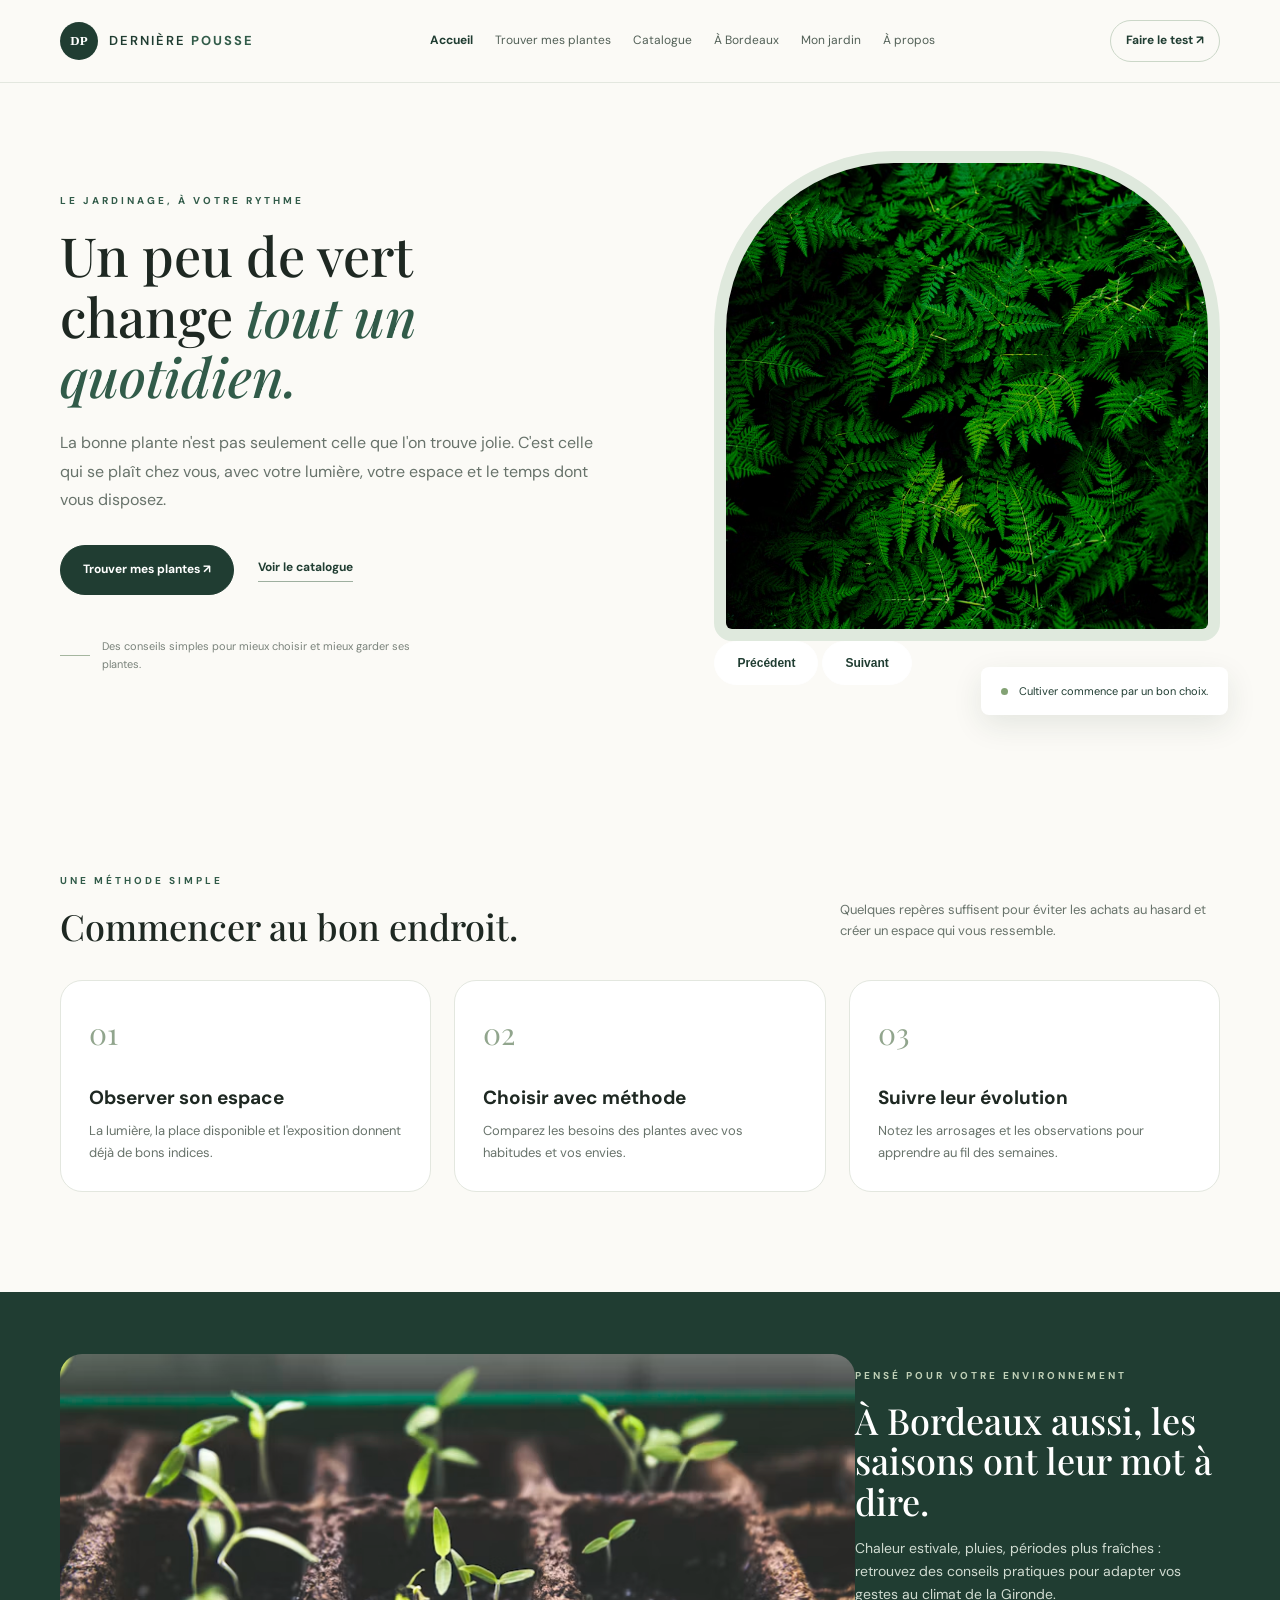
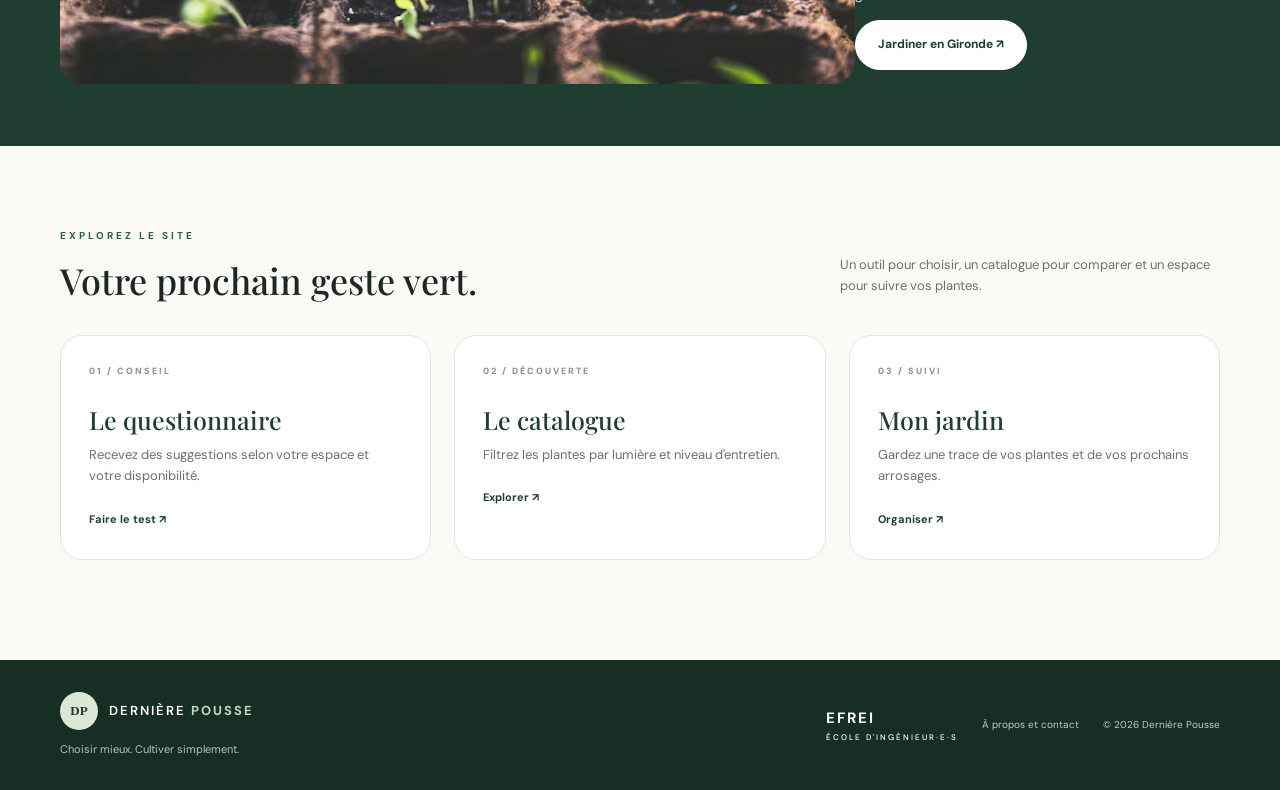
<file: index.html>
<!DOCTYPE html>
<html lang="fr">

<head>
    <meta charset="UTF-8">
    <meta name="viewport" content="width=device-width, initial-scale=1">

    <meta
        name="description"
        content="Dernière Pousse vous aide à choisir et entretenir des plantes adaptées à votre espace et à votre rythme."
    >

    <title>Dernière Pousse — Accueil</title>

    <link rel="preconnect" href="https://fonts.googleapis.com">
    <link rel="preconnect" href="https://fonts.gstatic.com" crossorigin>

    <link
        href="https://fonts.googleapis.com/css2?family=DM+Sans:wght@400;500;600;700&family=Playfair+Display:wght@500;600;700&display=swap"
        rel="stylesheet"
    >

    <link rel="stylesheet" href="css/style.css">

    <script src="js/main.js" defer></script>
</head>

<body>

    <a class="skip-link" href="#contenu">
        Aller au contenu
    </a>

    <header class="site-header">

        <div class="container header-inner">

            <a
                class="brand"
                href="index.html"
                aria-label="Dernière Pousse, accueil"
            >
                <span class="brand-mark">DP</span>

                <span>
                    DERNIÈRE
                    <strong>POUSSE</strong>
                </span>
            </a>

            <button
                class="menu-toggle"
                type="button"
                aria-controls="navigation"
                onclick="ouvrirMenu()"
            >
                Menu
            </button>

            <nav
                class="nav"
                id="navigation"
                aria-label="Navigation principale"
            >
                <a href="index.html" aria-current="page">
                    Accueil
                </a>

                <a href="trouver-mes-plantes.html">
                    Trouver mes plantes
                </a>

                <a href="catalogue.html">
                    Catalogue
                </a>

                <a href="bordeaux.html">
                    À Bordeaux
                </a>

                <a href="mon-jardin.html">
                    Mon jardin
                </a>

                <a href="a-propos-contact.html">
                    À propos
                </a>
            </nav>

            <a class="header-cta" href="trouver-mes-plantes.html">
                Faire le test
                <span aria-hidden="true">↗</span>
            </a>

        </div>

    </header>

    <main id="contenu">

        <section class="hero">

            <div class="container hero-grid">

                <div class="hero-copy">

                    <p class="eyebrow">
                        LE JARDINAGE, À VOTRE RYTHME
                    </p>

                    <h1>
                        Un peu de vert change
                        <em>tout un quotidien.</em>
                    </h1>

                    <p class="hero-lead">
                        La bonne plante n'est pas seulement celle que l'on trouve jolie.
                        C'est celle qui se plaît chez vous, avec votre lumière,
                        votre espace et le temps dont vous disposez.
                    </p>

                    <div class="button-row">

                        <a
                            class="button button-primary"
                            href="trouver-mes-plantes.html"
                        >
                            Trouver mes plantes
                            <span aria-hidden="true">↗</span>
                        </a>

                        <a class="text-link" href="catalogue.html">
                            Voir le catalogue
                        </a>

                    </div>

                    <div class="hero-note">

                        <span class="note-line"></span>

                        <span>
                            Des conseils simples pour mieux choisir et mieux garder ses plantes.
                        </span>

                    </div>

                </div>

                <div class="hero-visual">

                    <img
                        id="carrousel"
                        src="img/pothos.avif"
                        alt="Plante verte installée dans un intérieur lumineux"
                    >

                    <div class="image-caption">

                        <span class="caption-dot"></span>

                        Cultiver commence par un bon choix.

                    </div>

                    <div class="carousel-controls">

                        <button
                            class="button button-light"
                            type="button"
                            onclick="imagePrecedente()"
                        >
                            Précédent
                        </button>

                        <button
                            class="button button-light"
                            type="button"
                            onclick="imageSuivante()"
                        >
                            Suivant
                        </button>

                    </div>

                </div>

            </div>

        </section>

        <section class="section container">

            <div class="section-heading">

                <div>

                    <p class="eyebrow">
                        UNE MÉTHODE SIMPLE
                    </p>

                    <h2>
                        Commencer au bon endroit.
                    </h2>

                </div>

                <p>
                    Quelques repères suffisent pour éviter les achats au hasard
                    et créer un espace qui vous ressemble.
                </p>

            </div>

            <div class="steps-grid">

                <article class="step-card">

                    <span class="step-number">01</span>

                    <h3>
                        Observer son espace
                    </h3>

                    <p>
                        La lumière, la place disponible et l'exposition
                        donnent déjà de bons indices.
                    </p>

                </article>

                <article class="step-card">

                    <span class="step-number">02</span>

                    <h3>
                        Choisir avec méthode
                    </h3>

                    <p>
                        Comparez les besoins des plantes avec vos habitudes
                        et vos envies.
                    </p>

                </article>

                <article class="step-card">

                    <span class="step-number">03</span>

                    <h3>
                        Suivre leur évolution
                    </h3>

                    <p>
                        Notez les arrosages et les observations pour apprendre
                        au fil des semaines.
                    </p>

                </article>

            </div>

        </section>

        <section class="feature-band">

            <div class="container feature-grid">

                <img
                    src="img/jardin-exterieur.avif"
                    alt="Espace extérieur végétalisé"
                    loading="lazy"
                >

                <div>

                    <p class="eyebrow">
                        PENSÉ POUR VOTRE ENVIRONNEMENT
                    </p>

                    <h2>
                        À Bordeaux aussi, les saisons ont leur mot à dire.
                    </h2>

                    <p>
                        Chaleur estivale, pluies, périodes plus fraîches :
                        retrouvez des conseils pratiques pour adapter vos gestes
                        au climat de la Gironde.
                    </p>

                    <a class="button button-light" href="bordeaux.html">
                        Jardiner en Gironde
                        <span aria-hidden="true">↗</span>
                    </a>

                </div>

            </div>

        </section>

        <section class="section container">

            <div class="section-heading">

                <div>

                    <p class="eyebrow">
                        EXPLOREZ LE SITE
                    </p>

                    <h2>
                        Votre prochain geste vert.
                    </h2>

                </div>

                <p>
                    Un outil pour choisir, un catalogue pour comparer
                    et un espace pour suivre vos plantes.
                </p>

            </div>

            <div class="link-grid">

                <a
                    class="link-card"
                    href="trouver-mes-plantes.html"
                >

                    <span class="link-index">
                        01 / CONSEIL
                    </span>

                    <h3>
                        Le questionnaire
                    </h3>

                    <p>
                        Recevez des suggestions selon votre espace
                        et votre disponibilité.
                    </p>

                    <span class="link-arrow">
                        Faire le test ↗
                    </span>

                </a>

                <a
                    class="link-card"
                    href="catalogue.html"
                >

                    <span class="link-index">
                        02 / DÉCOUVERTE
                    </span>

                    <h3>
                        Le catalogue
                    </h3>

                    <p>
                        Filtrez les plantes par lumière
                        et niveau d'entretien.
                    </p>

                    <span class="link-arrow">
                        Explorer ↗
                    </span>

                </a>

                <a
                    class="link-card"
                    href="mon-jardin.html"
                >

                    <span class="link-index">
                        03 / SUIVI
                    </span>

                    <h3>
                        Mon jardin
                    </h3>

                    <p>
                        Gardez une trace de vos plantes
                        et de vos prochains arrosages.
                    </p>

                    <span class="link-arrow">
                        Organiser ↗
                    </span>

                </a>

            </div>

        </section>

    </main>

    <footer class="site-footer">

        <div class="container footer-inner">

            <div>

                <a class="brand brand-footer" href="index.html">

                    <span class="brand-mark">DP</span>

                    <span>
                        DERNIÈRE
                        <strong>POUSSE</strong>
                    </span>

                </a>

                <p>
                    Choisir mieux. Cultiver simplement.
                </p>

            </div>

            <div class="footer-right">

                <span class="school-mark">

                    EFREI

                    <small>
                        ÉCOLE D'INGÉNIEUR·E·S
                    </small>

                </span>

                <a href="a-propos-contact.html">
                    À propos et contact
                </a>

                <span>
                    © 2026 Dernière Pousse
                </span>

            </div>

        </div>

    </footer>

</body>

</html>
</file>
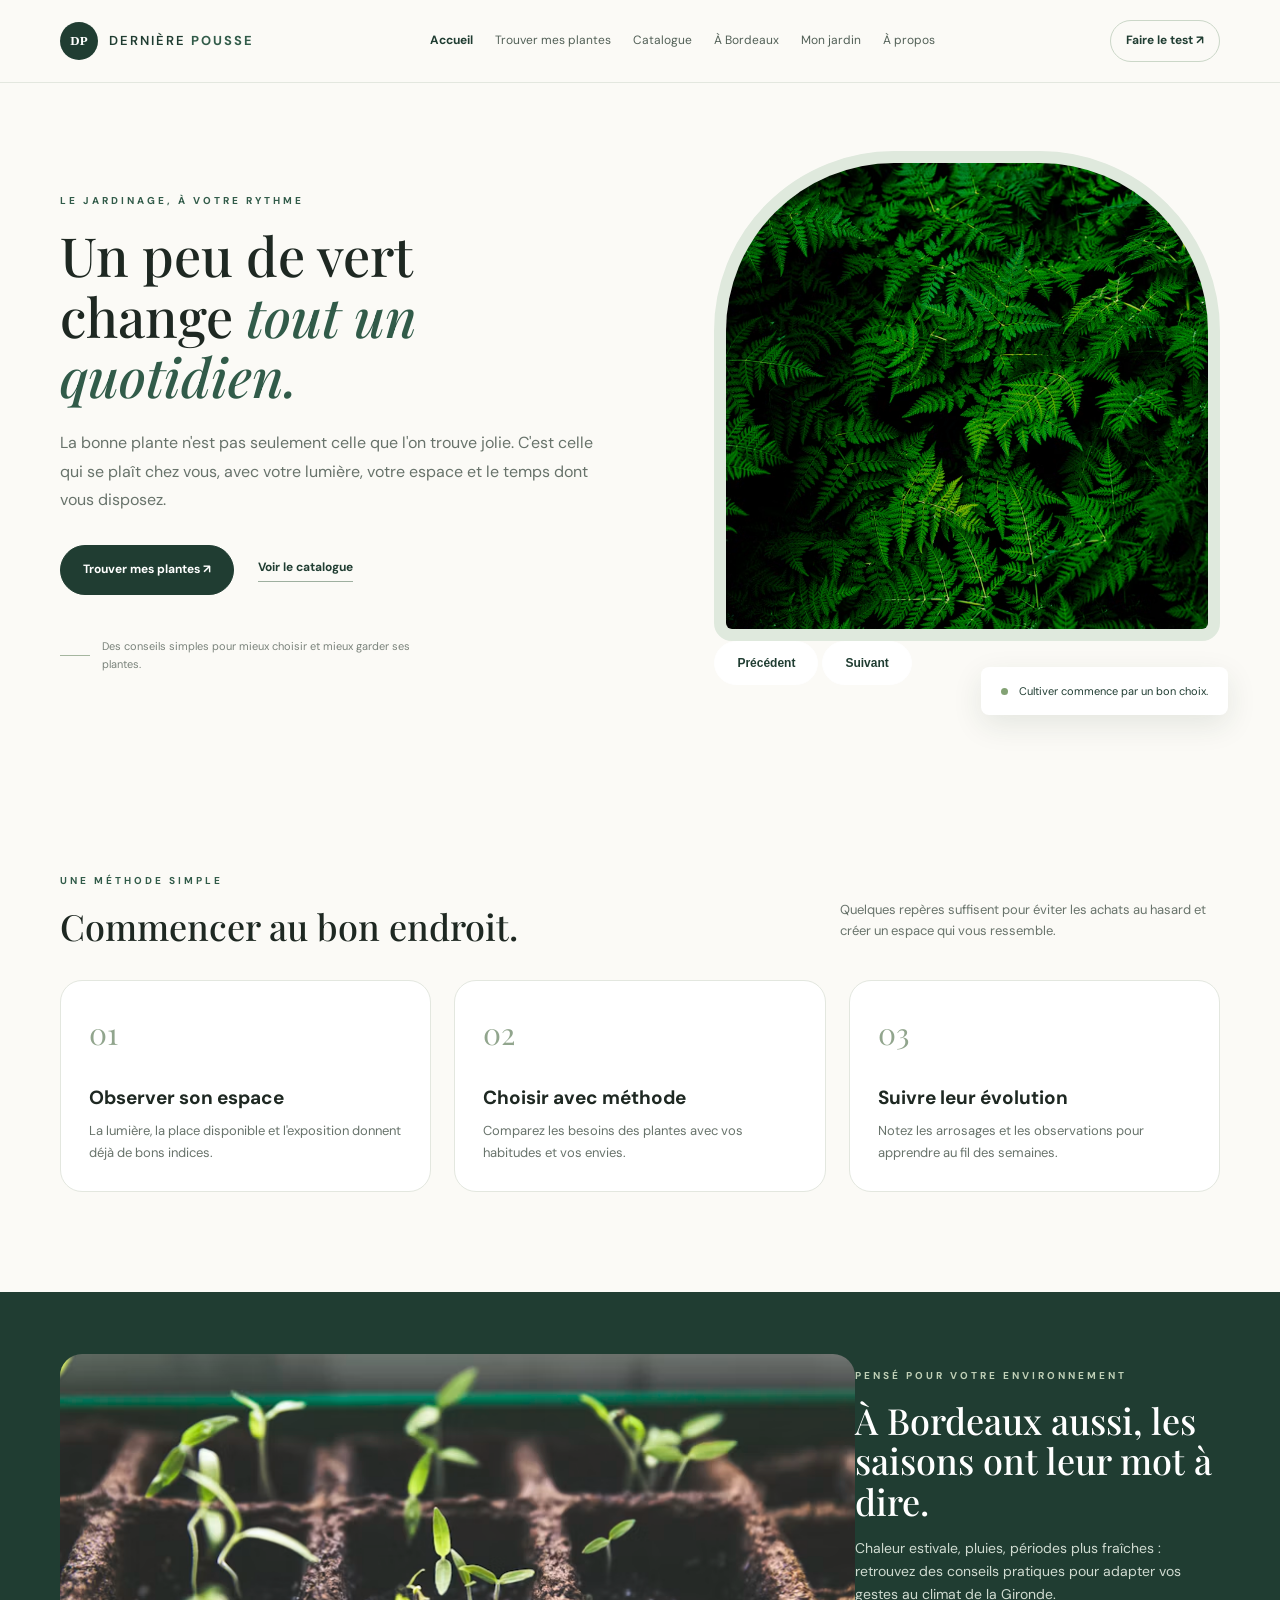
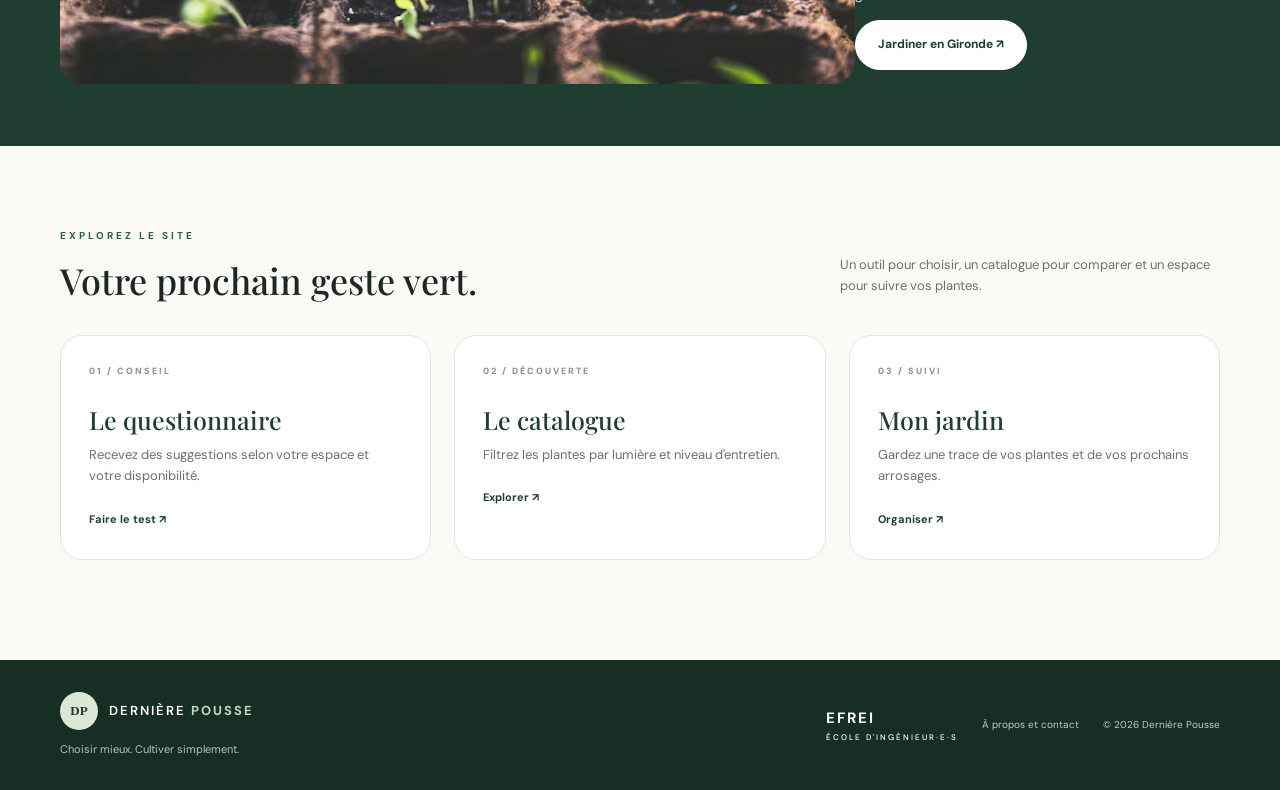
<file: html/index.html>
<!DOCTYPE html>
<html lang="fr">

<head>
    <meta charset="UTF-8">
    <meta name="viewport" content="width=device-width, initial-scale=1">

    <meta
        name="description"
        content="Dernière Pousse vous aide à choisir et entretenir des plantes adaptées à votre espace et à votre rythme."
    >

    <title>Dernière Pousse — Accueil</title>

    <link rel="preconnect" href="https://fonts.googleapis.com">
    <link rel="preconnect" href="https://fonts.gstatic.com" crossorigin>

    <link
        href="https://fonts.googleapis.com/css2?family=DM+Sans:wght@400;500;600;700&family=Playfair+Display:wght@500;600;700&display=swap"
        rel="stylesheet"
    >

    <link rel="stylesheet" href="../css/style.css">

    <script src="../js/main.js" defer></script>
</head>

<body>

    <a class="skip-link" href="#contenu">
        Aller au contenu
    </a>

    <header class="site-header">

        <div class="container header-inner">

            <a
                class="brand"
                href="index.html"
                aria-label="Dernière Pousse, accueil"
            >
                <span class="brand-mark">DP</span>

                <span>
                    DERNIÈRE
                    <strong>POUSSE</strong>
                </span>
            </a>

            <button
                class="menu-toggle"
                type="button"
                aria-controls="navigation"
                onclick="ouvrirMenu()"
            >
                Menu
            </button>

            <nav
                class="nav"
                id="navigation"
                aria-label="Navigation principale"
            >
                <a href="index.html" aria-current="page">
                    Accueil
                </a>

                <a href="trouver-mes-plantes.html">
                    Trouver mes plantes
                </a>

                <a href="catalogue.html">
                    Catalogue
                </a>

                <a href="bordeaux.html">
                    À Bordeaux
                </a>

                <a href="mon-jardin.html">
                    Mon jardin
                </a>

                <a href="a-propos-contact.html">
                    À propos
                </a>
            </nav>

            <a class="header-cta" href="trouver-mes-plantes.html">
                Faire le test
                <span aria-hidden="true">↗</span>
            </a>

        </div>

    </header>

    <main id="contenu">

        <section class="hero">

            <div class="container hero-grid">

                <div class="hero-copy">

                    <p class="eyebrow">
                        LE JARDINAGE, À VOTRE RYTHME
                    </p>

                    <h1>
                        Un peu de vert change
                        <em>tout un quotidien.</em>
                    </h1>

                    <p class="hero-lead">
                        La bonne plante n'est pas seulement celle que l'on trouve jolie.
                        C'est celle qui se plaît chez vous, avec votre lumière,
                        votre espace et le temps dont vous disposez.
                    </p>

                    <div class="button-row">

                        <a
                            class="button button-primary"
                            href="trouver-mes-plantes.html"
                        >
                            Trouver mes plantes
                            <span aria-hidden="true">↗</span>
                        </a>

                        <a class="text-link" href="catalogue.html">
                            Voir le catalogue
                        </a>

                    </div>

                    <div class="hero-note">

                        <span class="note-line"></span>

                        <span>
                            Des conseils simples pour mieux choisir et mieux garder ses plantes.
                        </span>

                    </div>

                </div>

                <div class="hero-visual">

                    <img
                        id="carrousel"
                        src="../img/pothos.avif"
                        alt="Plante verte installée dans un intérieur lumineux"
                    >

                    <div class="image-caption">

                        <span class="caption-dot"></span>

                        Cultiver commence par un bon choix.

                    </div>

                    <div class="carousel-controls">

                        <button
                            class="button button-light"
                            type="button"
                            onclick="imagePrecedente()"
                        >
                            Précédent
                        </button>

                        <button
                            class="button button-light"
                            type="button"
                            onclick="imageSuivante()"
                        >
                            Suivant
                        </button>

                    </div>

                </div>

            </div>

        </section>

        <section class="section container">

            <div class="section-heading">

                <div>

                    <p class="eyebrow">
                        UNE MÉTHODE SIMPLE
                    </p>

                    <h2>
                        Commencer au bon endroit.
                    </h2>

                </div>

                <p>
                    Quelques repères suffisent pour éviter les achats au hasard
                    et créer un espace qui vous ressemble.
                </p>

            </div>

            <div class="steps-grid">

                <article class="step-card">

                    <span class="step-number">01</span>

                    <h3>
                        Observer son espace
                    </h3>

                    <p>
                        La lumière, la place disponible et l'exposition
                        donnent déjà de bons indices.
                    </p>

                </article>

                <article class="step-card">

                    <span class="step-number">02</span>

                    <h3>
                        Choisir avec méthode
                    </h3>

                    <p>
                        Comparez les besoins des plantes avec vos habitudes
                        et vos envies.
                    </p>

                </article>

                <article class="step-card">

                    <span class="step-number">03</span>

                    <h3>
                        Suivre leur évolution
                    </h3>

                    <p>
                        Notez les arrosages et les observations pour apprendre
                        au fil des semaines.
                    </p>

                </article>

            </div>

        </section>

        <section class="feature-band">

            <div class="container feature-grid">

                <img
                    src="../img/jardin-exterieur.avif"
                    alt="Espace extérieur végétalisé"
                    loading="lazy"
                >

                <div>

                    <p class="eyebrow">
                        PENSÉ POUR VOTRE ENVIRONNEMENT
                    </p>

                    <h2>
                        À Bordeaux aussi, les saisons ont leur mot à dire.
                    </h2>

                    <p>
                        Chaleur estivale, pluies, périodes plus fraîches :
                        retrouvez des conseils pratiques pour adapter vos gestes
                        au climat de la Gironde.
                    </p>

                    <a class="button button-light" href="bordeaux.html">
                        Jardiner en Gironde
                        <span aria-hidden="true">↗</span>
                    </a>

                </div>

            </div>

        </section>

        <section class="section container">

            <div class="section-heading">

                <div>

                    <p class="eyebrow">
                        EXPLOREZ LE SITE
                    </p>

                    <h2>
                        Votre prochain geste vert.
                    </h2>

                </div>

                <p>
                    Un outil pour choisir, un catalogue pour comparer
                    et un espace pour suivre vos plantes.
                </p>

            </div>

            <div class="link-grid">

                <a
                    class="link-card"
                    href="trouver-mes-plantes.html"
                >

                    <span class="link-index">
                        01 / CONSEIL
                    </span>

                    <h3>
                        Le questionnaire
                    </h3>

                    <p>
                        Recevez des suggestions selon votre espace
                        et votre disponibilité.
                    </p>

                    <span class="link-arrow">
                        Faire le test ↗
                    </span>

                </a>

                <a
                    class="link-card"
                    href="catalogue.html"
                >

                    <span class="link-index">
                        02 / DÉCOUVERTE
                    </span>

                    <h3>
                        Le catalogue
                    </h3>

                    <p>
                        Filtrez les plantes par lumière
                        et niveau d'entretien.
                    </p>

                    <span class="link-arrow">
                        Explorer ↗
                    </span>

                </a>

                <a
                    class="link-card"
                    href="mon-jardin.html"
                >

                    <span class="link-index">
                        03 / SUIVI
                    </span>

                    <h3>
                        Mon jardin
                    </h3>

                    <p>
                        Gardez une trace de vos plantes
                        et de vos prochains arrosages.
                    </p>

                    <span class="link-arrow">
                        Organiser ↗
                    </span>

                </a>

            </div>

        </section>

    </main>

    <footer class="site-footer">

        <div class="container footer-inner">

            <div>

                <a class="brand brand-footer" href="index.html">

                    <span class="brand-mark">DP</span>

                    <span>
                        DERNIÈRE
                        <strong>POUSSE</strong>
                    </span>

                </a>

                <p>
                    Choisir mieux. Cultiver simplement.
                </p>

            </div>

            <div class="footer-right">

                <span class="school-mark">

                    EFREI

                    <small>
                        ÉCOLE D'INGÉNIEUR·E·S
                    </small>

                </span>

                <a href="a-propos-contact.html">
                    À propos et contact
                </a>

                <span>
                    © 2026 Dernière Pousse
                </span>

            </div>

        </div>

    </footer>

</body>

</html>
</file>
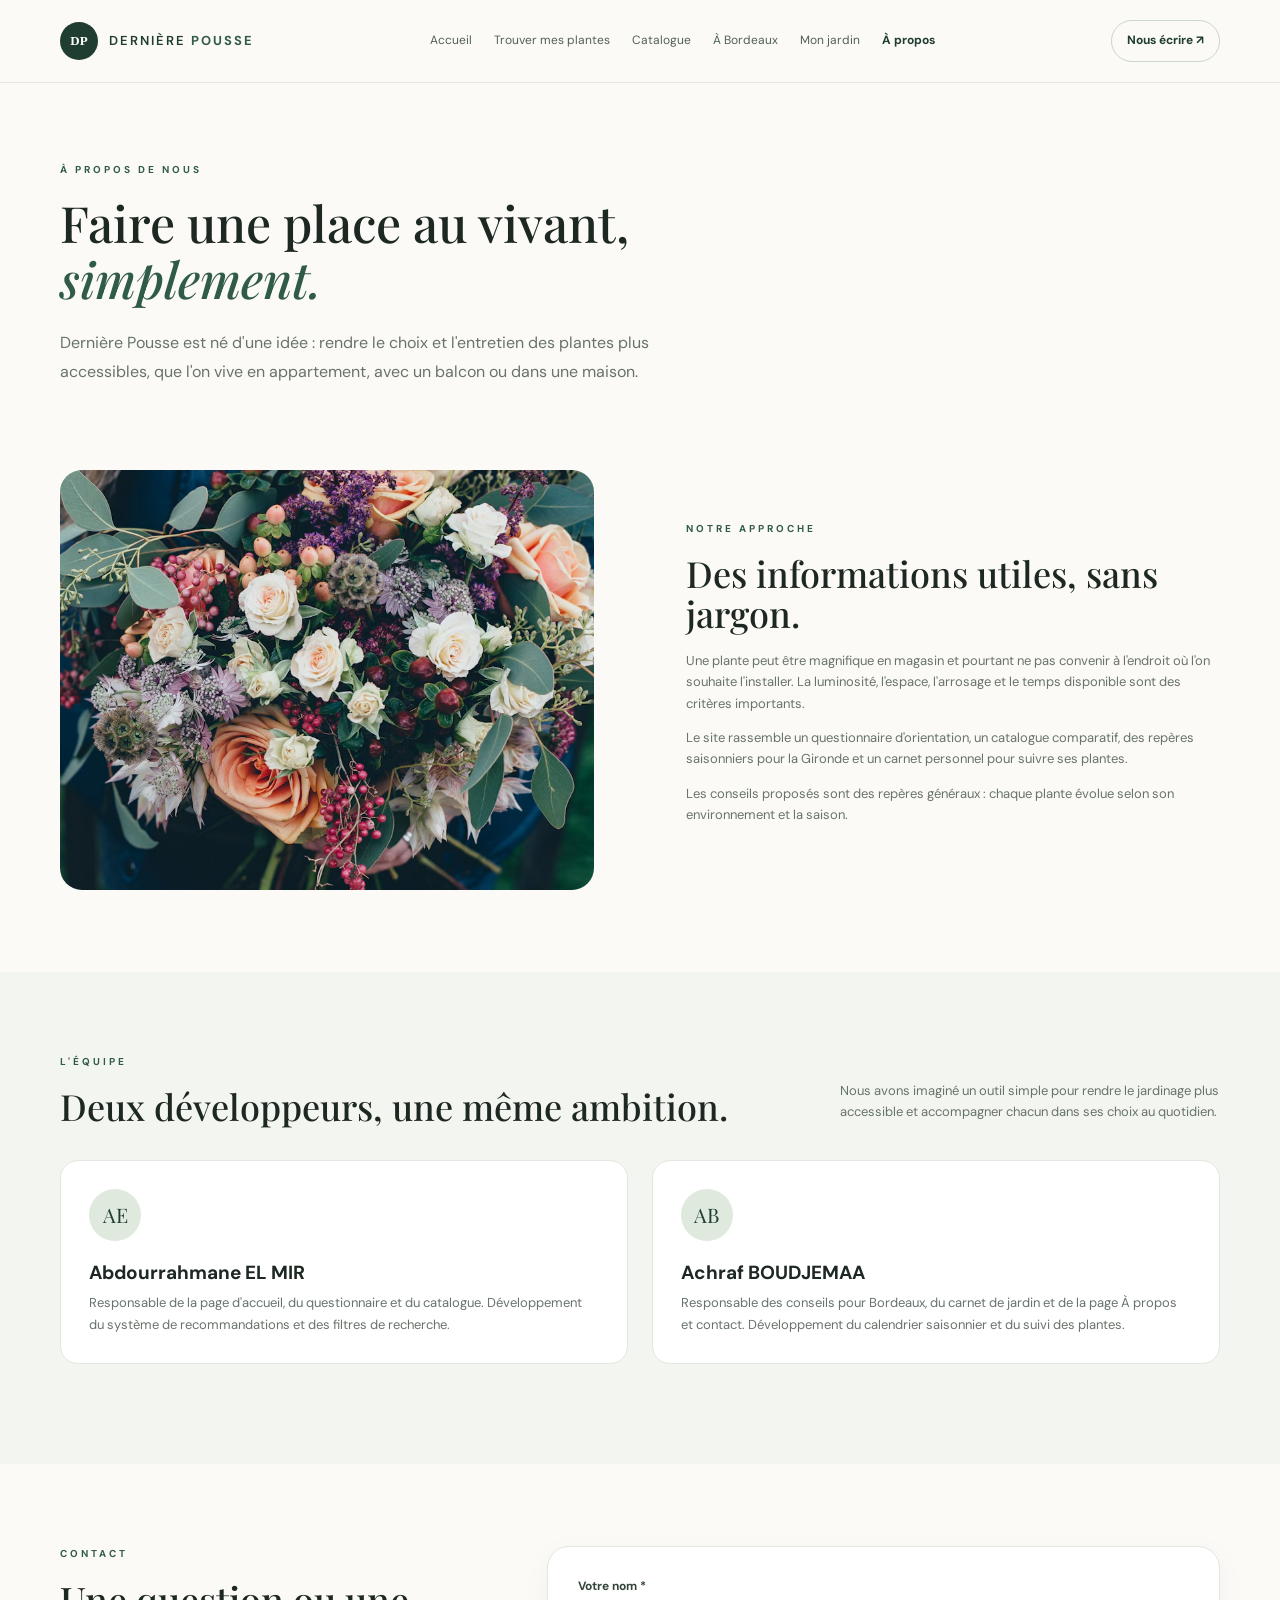
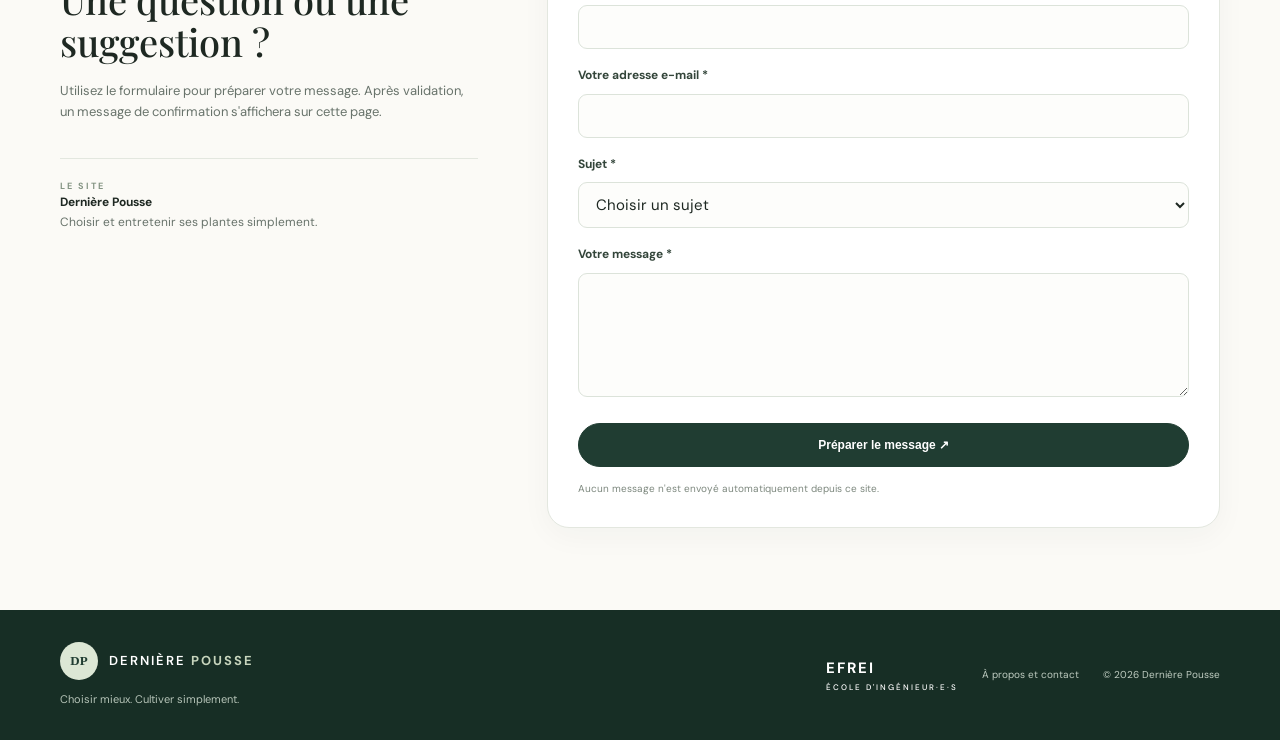
<file: a-propos-contact.html>
<!DOCTYPE html>
<html lang="fr">

<head>
    <meta charset="UTF-8">
    <meta name="viewport" content="width=device-width, initial-scale=1">
    <meta
        name="description"
        content="Présentation de Dernière Pousse et formulaire de contact."
    >

    <title>À propos et contact — Dernière Pousse</title>

    <link rel="preconnect" href="https://fonts.googleapis.com">
    <link rel="preconnect" href="https://fonts.gstatic.com" crossorigin>

    <link
        href="https://fonts.googleapis.com/css2?family=DM+Sans:wght@400;500;600;700&family=Playfair+Display:wght@500;600;700&display=swap"
        rel="stylesheet"
    >

    <link rel="stylesheet" href="css/style.css">

    <script src="js/main.js" defer></script>
    <script src="js/contact.js" defer></script>
</head>

<body>

    <a class="skip-link" href="#contenu">
        Aller au contenu
    </a>

    <header class="site-header">
        <div class="container header-inner">

            <a class="brand" href="index.html">
                <span class="brand-mark">
                    DP
                </span>

                <span>
                    DERNIÈRE
                    <strong>POUSSE</strong>
                </span>
            </a>

            <button
                class="menu-toggle"
                type="button"
                aria-controls="navigation"
                onclick="ouvrirMenu()"
            >
                Menu
            </button>

            <nav
                class="nav"
                id="navigation"
                aria-label="Navigation principale"
            >
                <a href="index.html">
                    Accueil
                </a>

                <a href="trouver-mes-plantes.html">
                    Trouver mes plantes
                </a>

                <a href="catalogue.html">
                    Catalogue
                </a>

                <a href="bordeaux.html">
                    À Bordeaux
                </a>

                <a href="mon-jardin.html">
                    Mon jardin
                </a>

                <a
                    href="a-propos-contact.html"
                    aria-current="page"
                >
                    À propos
                </a>
            </nav>

            <a class="header-cta" href="#contact">
                Nous écrire ↗
            </a>

        </div>
    </header>

    <main id="contenu">

        <section class="page-intro container">

            <p class="eyebrow">
                À PROPOS DE NOUS
            </p>

            <h1>
                Faire une place au vivant,
                <em>simplement.</em>
            </h1>

            <p>
                Dernière Pousse est né d'une idée : rendre le choix
                et l'entretien des plantes plus accessibles, que l'on
                vive en appartement, avec un balcon ou dans une maison.
            </p>

        </section>

        <section class="section container about-grid">

            <div class="about-photo">
                <img
                    src="img/a-propos.avif"
                    alt="Plantes en pots dans un espace de vie"
                    loading="lazy"
                >
            </div>

            <div class="about-copy">

                <p class="eyebrow">
                    NOTRE APPROCHE
                </p>

                <h2>
                    Des informations utiles, sans jargon.
                </h2>

                <p>
                    Une plante peut être magnifique en magasin et pourtant
                    ne pas convenir à l'endroit où l'on souhaite l'installer.
                    La luminosité, l'espace, l'arrosage et le temps disponible
                    sont des critères importants.
                </p>

                <p>
                    Le site rassemble un questionnaire d'orientation,
                    un catalogue comparatif, des repères saisonniers
                    pour la Gironde et un carnet personnel pour suivre
                    ses plantes.
                </p>

                <p>
                    Les conseils proposés sont des repères généraux :
                    chaque plante évolue selon son environnement
                    et la saison.
                </p>

            </div>

        </section>

        <section class="section soft-section">

            <div class="container">

                <div class="section-heading">

                    <div>
                        <p class="eyebrow">
                            L'ÉQUIPE
                        </p>

                        <h2>
                            Deux développeurs, une même ambition.
                        </h2>
                    </div>

                    <p>
                        Nous avons imaginé un outil simple pour rendre
                        le jardinage plus accessible et accompagner
                        chacun dans ses choix au quotidien.
                    </p>

                </div>

                <div class="team-grid">

                    <article class="team-card">

                        <span class="team-initials">
                            AE
                        </span>

                        <h3>
                            Abdourrahmane EL MIR
                        </h3>

                        <p>
                            Responsable de la page d'accueil,
                            du questionnaire et du catalogue.
                            Développement du système de recommandations
                            et des filtres de recherche.
                        </p>

                    </article>

                    <article class="team-card">

                        <span class="team-initials">
                            AB
                        </span>

                        <h3>
                            Achraf BOUDJEMAA
                        </h3>

                        <p>
                            Responsable des conseils pour Bordeaux,
                            du carnet de jardin et de la page
                            À propos et contact.
                            Développement du calendrier saisonnier
                            et du suivi des plantes.
                        </p>

                    </article>

                </div>

            </div>

        </section>

        <section
            class="section container contact-layout"
            id="contact"
        >

            <div class="contact-intro">

                <p class="eyebrow">
                    CONTACT
                </p>

                <h2>
                    Une question ou une suggestion ?
                </h2>

                <p>
                    Utilisez le formulaire pour préparer votre message.
                    Après validation, un message de confirmation
                    s'affichera sur cette page.
                </p>

                <div class="contact-detail">

                    <span class="detail-label">
                        LE SITE
                    </span>

                    <strong>
                        Dernière Pousse
                    </strong>

                    <span>
                        Choisir et entretenir ses plantes simplement.
                    </span>

                </div>

            </div>

            <form
                class="panel contact-form"
                id="contact-form"
                onsubmit="envoyerMessage(); return false"
            >

                <div class="field">

                    <label for="contact-name">
                        Votre nom *
                    </label>

                    <input
                        type="text"
                        id="contact-name"
                        name="name"
                        autocomplete="name"
                        maxlength="80"
                        required
                    >

                </div>

                <div class="field">

                    <label for="contact-email">
                        Votre adresse e-mail *
                    </label>

                    <input
                        type="email"
                        id="contact-email"
                        name="email"
                        autocomplete="email"
                        required
                    >

                </div>

                <div class="field">

                    <label for="contact-subject">
                        Sujet *
                    </label>

                    <select
                        id="contact-subject"
                        name="subject"
                        required
                    >
                        <option value="">
                            Choisir un sujet
                        </option>

                        <option value="Question sur une plante">
                            Question sur une plante
                        </option>

                        <option value="Suggestion pour le site">
                            Suggestion pour le site
                        </option>

                        <option value="Autre demande">
                            Autre demande
                        </option>
                    </select>

                </div>

                <div class="field">

                    <label for="contact-message">
                        Votre message *
                    </label>

                    <textarea
                        id="contact-message"
                        name="message"
                        maxlength="1500"
                        rows="5"
                        required
                    ></textarea>

                </div>

                <button
                    class="button button-primary button-full"
                    type="submit"
                >
                    Préparer le message ↗
                </button>

                <p
                    class="form-note"
                    id="contact-feedback"
                    role="status"
                >
                    Aucun message n'est envoyé automatiquement
                    depuis ce site.
                </p>

            </form>

        </section>

    </main>

    <footer class="site-footer">

        <div class="container footer-inner">

            <div>

                <a
                    class="brand brand-footer"
                    href="index.html"
                >
                    <span class="brand-mark">
                        DP
                    </span>

                    <span>
                        DERNIÈRE
                        <strong>POUSSE</strong>
                    </span>
                </a>

                <p>
                    Choisir mieux. Cultiver simplement.
                </p>

            </div>

            <div class="footer-right">

                <span class="school-mark">
                    EFREI

                    <small>
                        ÉCOLE D'INGÉNIEUR·E·S
                    </small>
                </span>

                <a href="a-propos-contact.html">
                    À propos et contact
                </a>

                <span>
                    © 2026 Dernière Pousse
                </span>

            </div>

        </div>

    </footer>

</body>
</html>
</file>
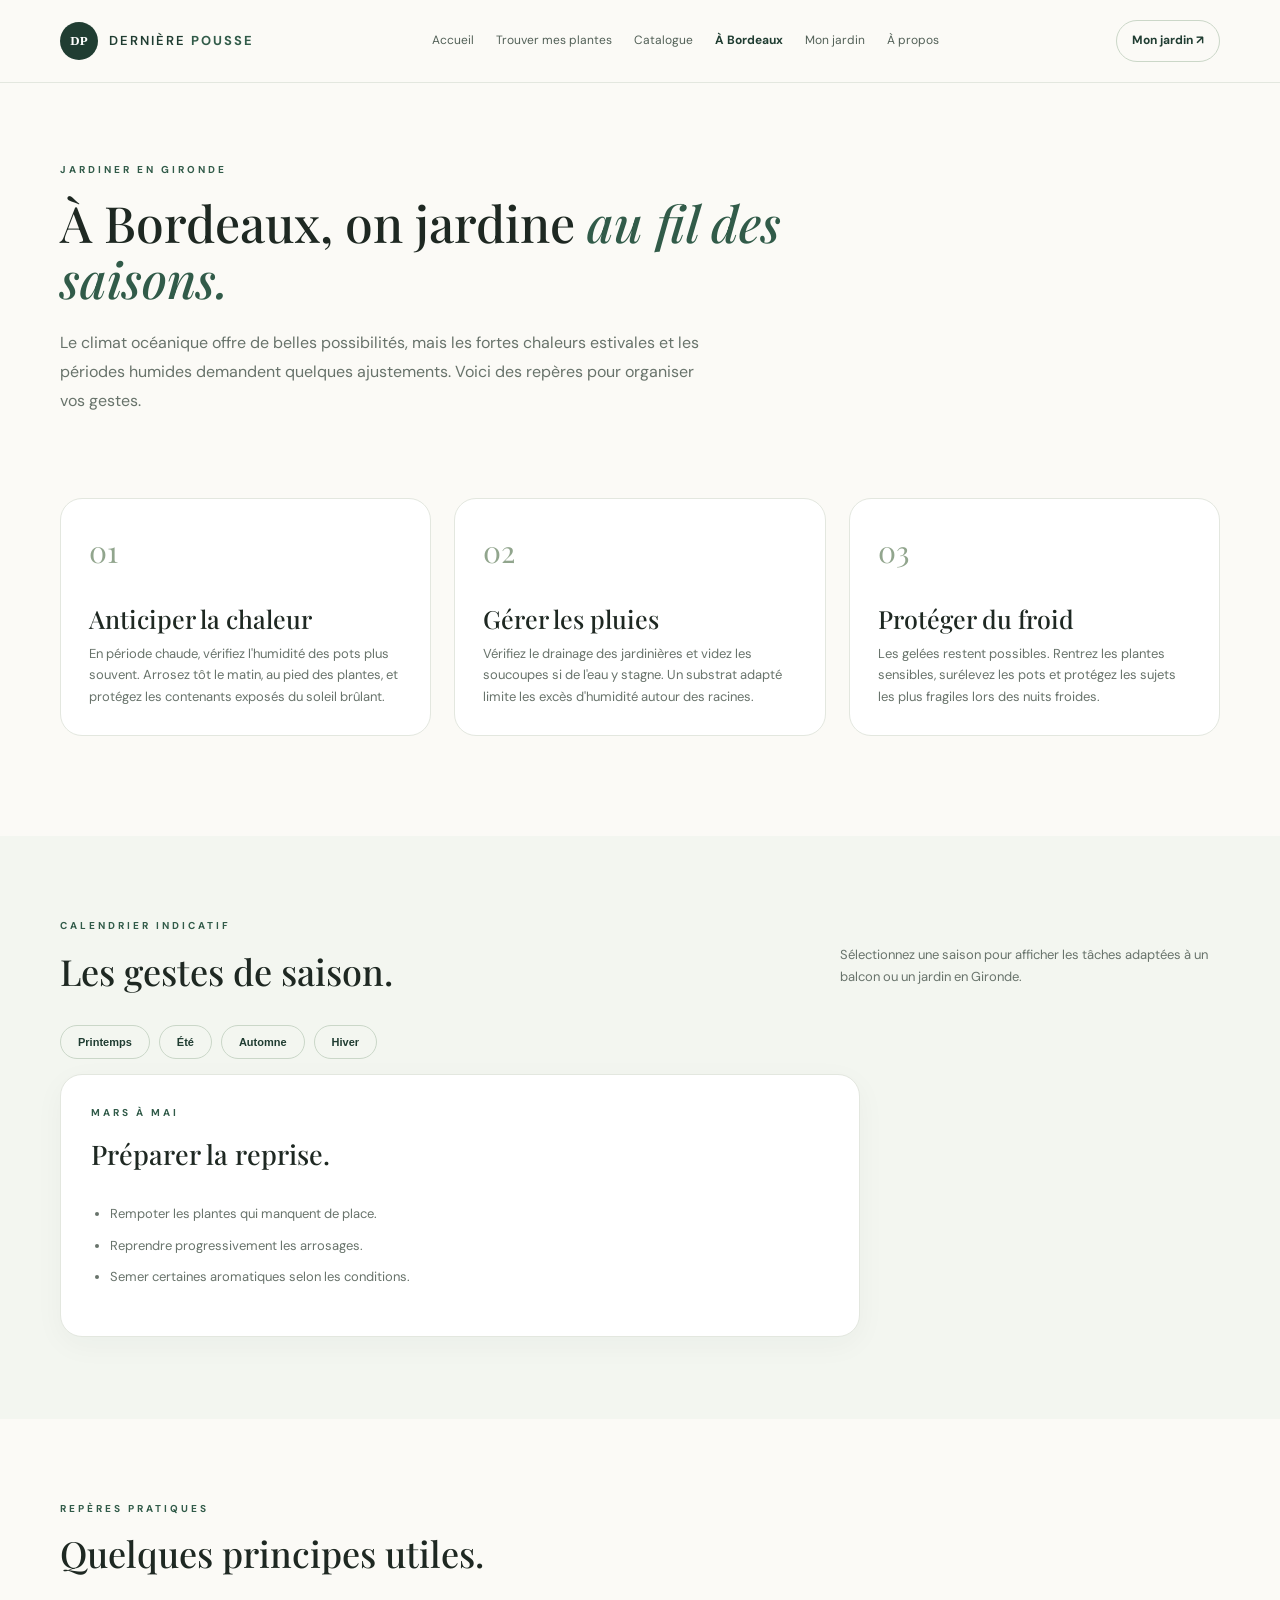
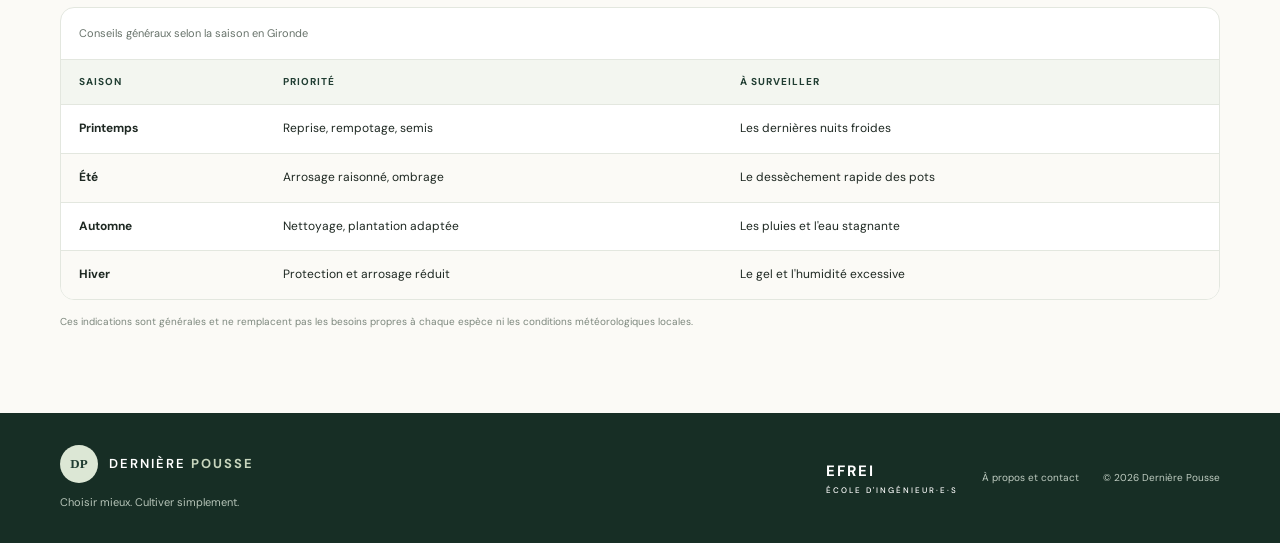
<file: bordeaux.html>
<!DOCTYPE html>
<html lang="fr">

<head>
    <meta charset="UTF-8">
    <meta name="viewport" content="width=device-width, initial-scale=1">

    <meta
        name="description"
        content="Conseils de jardinage saisonniers pour Bordeaux et la Gironde."
    >

    <title>Jardiner à Bordeaux — Dernière Pousse</title>

    <link rel="preconnect" href="https://fonts.googleapis.com">
    <link
        rel="preconnect"
        href="https://fonts.gstatic.com"
        crossorigin
    >

    <link
        href="https://fonts.googleapis.com/css2?family=DM+Sans:wght@400;500;600;700&family=Playfair+Display:wght@500;600;700&display=swap"
        rel="stylesheet"
    >

    <link rel="stylesheet" href="css/style.css">

    <script src="js/main.js" defer></script>
    <script src="js/bordeaux.js" defer></script>
</head>

<body>

    <a class="skip-link" href="#contenu">
        Aller au contenu
    </a>

    <header class="site-header">

        <div class="container header-inner">

            <a class="brand" href="index.html">

                <span class="brand-mark">
                    DP
                </span>

                <span>
                    DERNIÈRE
                    <strong>POUSSE</strong>
                </span>

            </a>

            <button
                class="menu-toggle"
                type="button"
                aria-controls="navigation"
                aria-expanded="false"
                onclick="ouvrirMenu()"
            >
                Menu
            </button>

            <nav
                class="nav"
                id="navigation"
                aria-label="Navigation principale"
            >

                <a href="index.html">
                    Accueil
                </a>

                <a href="trouver-mes-plantes.html">
                    Trouver mes plantes
                </a>

                <a href="catalogue.html">
                    Catalogue
                </a>

                <a
                    href="bordeaux.html"
                    aria-current="page"
                >
                    À Bordeaux
                </a>

                <a href="mon-jardin.html">
                    Mon jardin
                </a>

                <a href="a-propos-contact.html">
                    À propos
                </a>

            </nav>

            <a class="header-cta" href="mon-jardin.html">
                Mon jardin ↗
            </a>

        </div>

    </header>

    <main id="contenu">

        <section class="page-intro container">

            <p class="eyebrow">
                JARDINER EN GIRONDE
            </p>

            <h1>
                À Bordeaux, on jardine
                <em>au fil des saisons.</em>
            </h1>

            <p>
                Le climat océanique offre de belles possibilités,
                mais les fortes chaleurs estivales et les périodes
                humides demandent quelques ajustements. Voici des
                repères pour organiser vos gestes.
            </p>

        </section>

        <div class="section container climate-grid">

            <article class="climate-card">

                <span class="climate-number">
                    01
                </span>

                <h2>
                    Anticiper la chaleur
                </h2>

                <p>
                    En période chaude, vérifiez l'humidité des pots
                    plus souvent. Arrosez tôt le matin, au pied des
                    plantes, et protégez les contenants exposés
                    du soleil brûlant.
                </p>

            </article>

            <article class="climate-card">

                <span class="climate-number">
                    02
                </span>

                <h2>
                    Gérer les pluies
                </h2>

                <p>
                    Vérifiez le drainage des jardinières et videz
                    les soucoupes si de l'eau y stagne. Un substrat
                    adapté limite les excès d'humidité autour
                    des racines.
                </p>

            </article>

            <article class="climate-card">

                <span class="climate-number">
                    03
                </span>

                <h2>
                    Protéger du froid
                </h2>

                <p>
                    Les gelées restent possibles. Rentrez les plantes
                    sensibles, surélevez les pots et protégez les sujets
                    les plus fragiles lors des nuits froides.
                </p>

            </article>

        </div>

        <section class="section soft-section">

            <div class="container">

                <div class="section-heading">

                    <div>

                        <p class="eyebrow">
                            CALENDRIER INDICATIF
                        </p>

                        <h2>
                            Les gestes de saison.
                        </h2>

                    </div>

                    <p>
                        Sélectionnez une saison pour afficher les tâches
                        adaptées à un balcon ou un jardin en Gironde.
                    </p>

                </div>

                <div
                    class="season-tabs"
                    role="group"
                    aria-label="Choisir une saison"
                >

                    <button
                        class="season-tab"
                        type="button"
                        onclick="afficherSaison('printemps')"
                    >
                        Printemps
                    </button>

                    <button
                        class="season-tab"
                        type="button"
                        onclick="afficherSaison('ete')"
                    >
                        Été
                    </button>

                    <button
                        class="season-tab"
                        type="button"
                        onclick="afficherSaison('automne')"
                    >
                        Automne
                    </button>

                    <button
                        class="season-tab"
                        type="button"
                        onclick="afficherSaison('hiver')"
                    >
                        Hiver
                    </button>

                </div>

                <div
                    class="season-panel panel"
                    id="season-content"
                    aria-live="polite"
                >

                    <p class="eyebrow" id="season-label">
                        MARS À MAI
                    </p>

                    <h3 id="season-title">
                        Préparer la reprise.
                    </h3>

                    <ul class="task-list" id="season-tasks">

                        <li>
                            Rempoter les plantes qui manquent de place.
                        </li>

                        <li>
                            Reprendre progressivement les arrosages.
                        </li>

                        <li>
                            Semer certaines aromatiques selon les conditions.
                        </li>

                    </ul>

                </div>

            </div>

        </section>

        <section class="section container">

            <div class="section-heading">

                <div>

                    <p class="eyebrow">
                        REPÈRES PRATIQUES
                    </p>

                    <h2>
                        Quelques principes utiles.
                    </h2>

                </div>

            </div>

            <div class="table-scroll">

                <table>

                    <caption>
                        Conseils généraux selon la saison en Gironde
                    </caption>

                    <thead>

                        <tr>

                            <th scope="col">
                                Saison
                            </th>

                            <th scope="col">
                                Priorité
                            </th>

                            <th scope="col">
                                À surveiller
                            </th>

                        </tr>

                    </thead>

                    <tbody>

                        <tr>

                            <th scope="row">
                                Printemps
                            </th>

                            <td>
                                Reprise, rempotage, semis
                            </td>

                            <td>
                                Les dernières nuits froides
                            </td>

                        </tr>

                        <tr>

                            <th scope="row">
                                Été
                            </th>

                            <td>
                                Arrosage raisonné, ombrage
                            </td>

                            <td>
                                Le dessèchement rapide des pots
                            </td>

                        </tr>

                        <tr>

                            <th scope="row">
                                Automne
                            </th>

                            <td>
                                Nettoyage, plantation adaptée
                            </td>

                            <td>
                                Les pluies et l'eau stagnante
                            </td>

                        </tr>

                        <tr>

                            <th scope="row">
                                Hiver
                            </th>

                            <td>
                                Protection et arrosage réduit
                            </td>

                            <td>
                                Le gel et l'humidité excessive
                            </td>

                        </tr>

                    </tbody>

                </table>

            </div>

            <p class="form-note">
                Ces indications sont générales et ne remplacent pas
                les besoins propres à chaque espèce ni les conditions
                météorologiques locales.
            </p>

        </section>

    </main>

    <footer class="site-footer">

        <div class="container footer-inner">

            <div>

                <a
                    class="brand brand-footer"
                    href="index.html"
                >

                    <span class="brand-mark">
                        DP
                    </span>

                    <span>
                        DERNIÈRE
                        <strong>POUSSE</strong>
                    </span>

                </a>

                <p>
                    Choisir mieux. Cultiver simplement.
                </p>

            </div>

            <div class="footer-right">

                <span class="school-mark">
                    EFREI

                    <small>
                        ÉCOLE D'INGÉNIEUR·E·S
                    </small>
                </span>

                <a href="a-propos-contact.html">
                    À propos et contact
                </a>

                <span>
                    © 2026 Dernière Pousse
                </span>

            </div>

        </div>

    </footer>

</body>

</html>
</file>
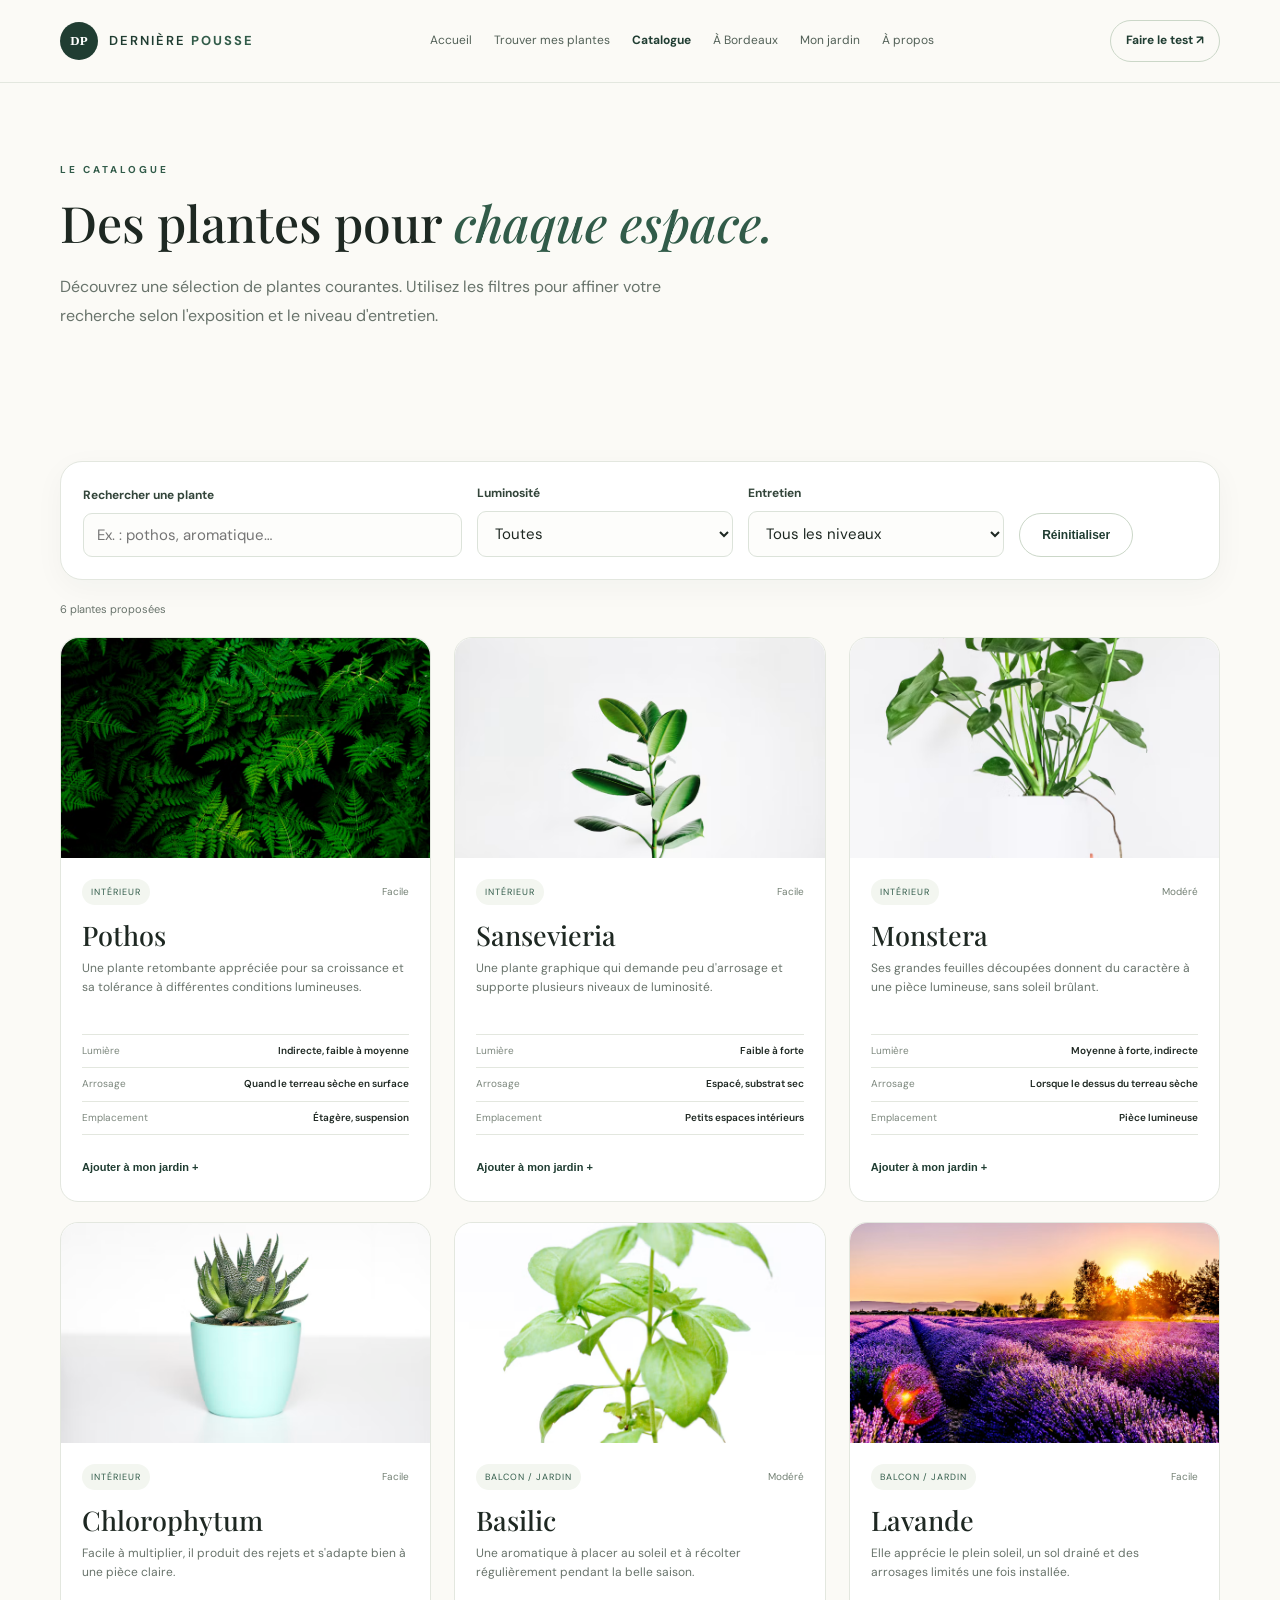
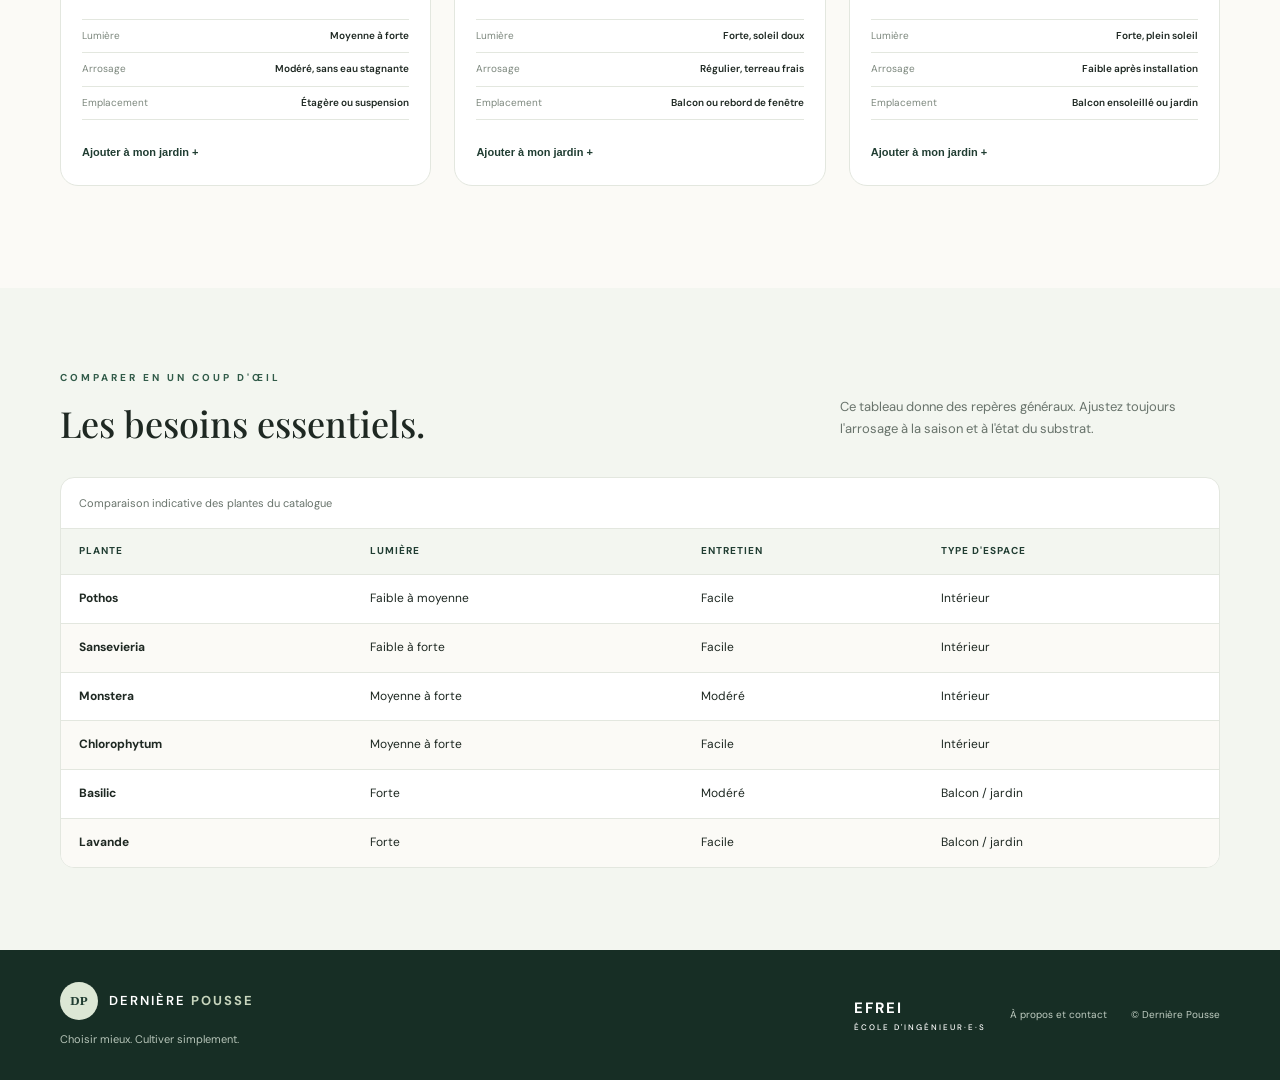
<file: catalogue.html>
<!DOCTYPE html>
<html lang="fr">

<head>
    <meta charset="UTF-8">
    <meta name="viewport" content="width=device-width, initial-scale=1">

    <meta
        name="description"
        content="Catalogue de plantes d'intérieur et d'extérieur avec leurs besoins essentiels."
    >

    <title>Catalogue — Dernière Pousse</title>

    <link rel="preconnect" href="https://fonts.googleapis.com">
    <link
        rel="preconnect"
        href="https://fonts.gstatic.com"
        crossorigin
    >

    <link
        href="https://fonts.googleapis.com/css2?family=DM+Sans:wght@400;500;600;700&family=Playfair+Display:wght@500;600;700&display=swap"
        rel="stylesheet"
    >

    <link rel="stylesheet" href="css/style.css">

    <script src="js/main.js" defer></script>
    <script src="js/catalogue.js" defer></script>
</head>

<body>

    <a class="skip-link" href="#contenu">
        Aller au contenu
    </a>

    <header class="site-header">

        <div class="container header-inner">

            <a class="brand" href="index.html">

                <span class="brand-mark">
                    DP
                </span>

                <span>
                    DERNIÈRE
                    <strong>POUSSE</strong>
                </span>

            </a>

            <button
                class="menu-toggle"
                type="button"
                aria-controls="navigation"
                aria-expanded="false"
            >
                Menu
            </button>

            <nav
                class="nav"
                id="navigation"
                aria-label="Navigation principale"
            >

                <a href="index.html">
                    Accueil
                </a>

                <a href="trouver-mes-plantes.html">
                    Trouver mes plantes
                </a>

                <a
                    href="catalogue.html"
                    aria-current="page"
                >
                    Catalogue
                </a>

                <a href="bordeaux.html">
                    À Bordeaux
                </a>

                <a href="mon-jardin.html">
                    Mon jardin
                </a>

                <a href="a-propos-contact.html">
                    À propos
                </a>

            </nav>

            <a
                class="header-cta"
                href="trouver-mes-plantes.html"
            >
                Faire le test ↗
            </a>

        </div>

    </header>

    <main id="contenu">

        <section class="page-intro container">

            <p class="eyebrow">
                LE CATALOGUE
            </p>

            <h1>
                Des plantes pour
                <em>chaque espace.</em>
            </h1>

            <p>
                Découvrez une sélection de plantes courantes.
                Utilisez les filtres pour affiner votre recherche
                selon l'exposition et le niveau d'entretien.
            </p>

        </section>

        <div class="section container">

            <div class="catalogue-tools panel">

                <div class="field search-field">

                    <label for="search-plant">
                        Rechercher une plante
                    </label>

                    <input
                        type="search"
                        id="search-plant"
                        placeholder="Ex. : pothos, aromatique…"
                    >

                </div>

                <div class="field">

                    <label for="filter-light">
                        Luminosité
                    </label>

                    <select id="filter-light">

                        <option value="toutes">
                            Toutes
                        </option>

                        <option value="faible">
                            Faible à moyenne
                        </option>

                        <option value="moyenne">
                            Moyenne à forte
                        </option>

                        <option value="forte">
                            Forte / soleil
                        </option>

                    </select>

                </div>

                <div class="field">

                    <label for="filter-care">
                        Entretien
                    </label>

                    <select id="filter-care">

                        <option value="tous">
                            Tous les niveaux
                        </option>

                        <option value="facile">
                            Facile
                        </option>

                        <option value="modere">
                            Modéré
                        </option>

                    </select>

                </div>

                <button
                    class="button button-outline"
                    id="reset-filters"
                    type="button"
                >
                    Réinitialiser
                </button>

            </div>

            <p
                class="results-count"
                id="catalogue-count"
                aria-live="polite"
            >
                6 plantes proposées
            </p>

            <div class="plant-grid" id="plant-list">

                <article
                    class="plant-card"
                    id="pothos"
                    data-name="pothos"
                    data-light="faible moyenne"
                    data-care="facile"
                    data-place="interieur"
                >

                    <img
                        src="img/pothos.avif"
                        alt="Pothos aux feuilles vertes"
                        loading="lazy"
                    >

                    <div class="plant-card-body">

                        <div class="plant-card-top">

                            <span class="tag">
                                Intérieur
                            </span>

                            <span class="care-level">
                                Facile
                            </span>

                        </div>

                        <h2>
                            Pothos
                        </h2>

                        <p>
                            Une plante retombante appréciée pour sa croissance
                            et sa tolérance à différentes conditions lumineuses.
                        </p>

                        <dl class="plant-facts">

                            <div>
                                <dt>
                                    Lumière
                                </dt>

                                <dd>
                                    Indirecte, faible à moyenne
                                </dd>
                            </div>

                            <div>
                                <dt>
                                    Arrosage
                                </dt>

                                <dd>
                                    Quand le terreau sèche en surface
                                </dd>
                            </div>

                            <div>
                                <dt>
                                    Emplacement
                                </dt>

                                <dd>
                                    Étagère, suspension
                                </dd>
                            </div>

                        </dl>

                        <button
                            class="small-action add-plant"
                            data-plant="Pothos"
                            type="button"
                        >
                            Ajouter à mon jardin +
                        </button>

                    </div>

                </article>

                <article
                    class="plant-card"
                    id="sansevieria"
                    data-name="sansevieria langue de belle-mère"
                    data-light="faible moyenne forte"
                    data-care="facile"
                    data-place="interieur"
                >

                    <img
                        src="img/sansevieria.avif"
                        alt="Sansevieria en pot"
                        loading="lazy"
                    >

                    <div class="plant-card-body">

                        <div class="plant-card-top">

                            <span class="tag">
                                Intérieur
                            </span>

                            <span class="care-level">
                                Facile
                            </span>

                        </div>

                        <h2>
                            Sansevieria
                        </h2>

                        <p>
                            Une plante graphique qui demande peu d'arrosage
                            et supporte plusieurs niveaux de luminosité.
                        </p>

                        <dl class="plant-facts">

                            <div>
                                <dt>
                                    Lumière
                                </dt>

                                <dd>
                                    Faible à forte
                                </dd>
                            </div>

                            <div>
                                <dt>
                                    Arrosage
                                </dt>

                                <dd>
                                    Espacé, substrat sec
                                </dd>
                            </div>

                            <div>
                                <dt>
                                    Emplacement
                                </dt>

                                <dd>
                                    Petits espaces intérieurs
                                </dd>
                            </div>

                        </dl>

                        <button
                            class="small-action add-plant"
                            data-plant="Sansevieria"
                            type="button"
                        >
                            Ajouter à mon jardin +
                        </button>

                    </div>

                </article>

                <article
                    class="plant-card"
                    id="monstera"
                    data-name="monstera"
                    data-light="moyenne forte"
                    data-care="modere"
                    data-place="interieur"
                >

                    <img
                        src="img/monstera.avif"
                        alt="Monstera aux grandes feuilles"
                        loading="lazy"
                    >

                    <div class="plant-card-body">

                        <div class="plant-card-top">

                            <span class="tag">
                                Intérieur
                            </span>

                            <span class="care-level">
                                Modéré
                            </span>

                        </div>

                        <h2>
                            Monstera
                        </h2>

                        <p>
                            Ses grandes feuilles découpées donnent du caractère
                            à une pièce lumineuse, sans soleil brûlant.
                        </p>

                        <dl class="plant-facts">

                            <div>
                                <dt>
                                    Lumière
                                </dt>

                                <dd>
                                    Moyenne à forte, indirecte
                                </dd>
                            </div>

                            <div>
                                <dt>
                                    Arrosage
                                </dt>

                                <dd>
                                    Lorsque le dessus du terreau sèche
                                </dd>
                            </div>

                            <div>
                                <dt>
                                    Emplacement
                                </dt>

                                <dd>
                                    Pièce lumineuse
                                </dd>
                            </div>

                        </dl>

                        <button
                            class="small-action add-plant"
                            data-plant="Monstera"
                            type="button"
                        >
                            Ajouter à mon jardin +
                        </button>

                    </div>

                </article>

                <article
                    class="plant-card"
                    id="chlorophytum"
                    data-name="chlorophytum plante araignée"
                    data-light="moyenne forte"
                    data-care="facile"
                    data-place="interieur"
                >

                    <img
                        src="img/chlorophytum.avif"
                        alt="Plante verte en pot"
                        loading="lazy"
                    >

                    <div class="plant-card-body">

                        <div class="plant-card-top">

                            <span class="tag">
                                Intérieur
                            </span>

                            <span class="care-level">
                                Facile
                            </span>

                        </div>

                        <h2>
                            Chlorophytum
                        </h2>

                        <p>
                            Facile à multiplier, il produit des rejets
                            et s'adapte bien à une pièce claire.
                        </p>

                        <dl class="plant-facts">

                            <div>
                                <dt>
                                    Lumière
                                </dt>

                                <dd>
                                    Moyenne à forte
                                </dd>
                            </div>

                            <div>
                                <dt>
                                    Arrosage
                                </dt>

                                <dd>
                                    Modéré, sans eau stagnante
                                </dd>
                            </div>

                            <div>
                                <dt>
                                    Emplacement
                                </dt>

                                <dd>
                                    Étagère ou suspension
                                </dd>
                            </div>

                        </dl>

                        <button
                            class="small-action add-plant"
                            data-plant="Chlorophytum"
                            type="button"
                        >
                            Ajouter à mon jardin +
                        </button>

                    </div>

                </article>

                <article
                    class="plant-card"
                    id="basilic"
                    data-name="basilic aromatique"
                    data-light="forte"
                    data-care="modere"
                    data-place="balcon jardin"
                >

                    <img
                        src="img/basilic.avif"
                        alt="Basilic aromatique en pot"
                        loading="lazy"
                    >

                    <div class="plant-card-body">

                        <div class="plant-card-top">

                            <span class="tag">
                                Balcon / jardin
                            </span>

                            <span class="care-level">
                                Modéré
                            </span>

                        </div>

                        <h2>
                            Basilic
                        </h2>

                        <p>
                            Une aromatique à placer au soleil et à récolter
                            régulièrement pendant la belle saison.
                        </p>

                        <dl class="plant-facts">

                            <div>
                                <dt>
                                    Lumière
                                </dt>

                                <dd>
                                    Forte, soleil doux
                                </dd>
                            </div>

                            <div>
                                <dt>
                                    Arrosage
                                </dt>

                                <dd>
                                    Régulier, terreau frais
                                </dd>
                            </div>

                            <div>
                                <dt>
                                    Emplacement
                                </dt>

                                <dd>
                                    Balcon ou rebord de fenêtre
                                </dd>
                            </div>

                        </dl>

                        <button
                            class="small-action add-plant"
                            data-plant="Basilic"
                            type="button"
                        >
                            Ajouter à mon jardin +
                        </button>

                    </div>

                </article>

                <article
                    class="plant-card"
                    id="lavande"
                    data-name="lavande"
                    data-light="forte"
                    data-care="facile"
                    data-place="balcon jardin"
                >

                    <img
                        src="img/lavande.avif"
                        alt="Lavande en fleurs"
                        loading="lazy"
                    >

                    <div class="plant-card-body">

                        <div class="plant-card-top">

                            <span class="tag">
                                Balcon / jardin
                            </span>

                            <span class="care-level">
                                Facile
                            </span>

                        </div>

                        <h2>
                            Lavande
                        </h2>

                        <p>
                            Elle apprécie le plein soleil, un sol drainé
                            et des arrosages limités une fois installée.
                        </p>

                        <dl class="plant-facts">

                            <div>
                                <dt>
                                    Lumière
                                </dt>

                                <dd>
                                    Forte, plein soleil
                                </dd>
                            </div>

                            <div>
                                <dt>
                                    Arrosage
                                </dt>

                                <dd>
                                    Faible après installation
                                </dd>
                            </div>

                            <div>
                                <dt>
                                    Emplacement
                                </dt>

                                <dd>
                                    Balcon ensoleillé ou jardin
                                </dd>
                            </div>

                        </dl>

                        <button
                            class="small-action add-plant"
                            data-plant="Lavande"
                            type="button"
                        >
                            Ajouter à mon jardin +
                        </button>

                    </div>

                </article>

            </div>

            <p
                class="empty-state"
                id="no-plants"
                hidden
            >
                Aucune plante ne correspond à ces filtres.
                Essayez d'élargir votre recherche.
            </p>

        </div>

        <section class="section soft-section">

            <div class="container table-wrap">

                <div class="section-heading">

                    <div>

                        <p class="eyebrow">
                            COMPARER EN UN COUP D'ŒIL
                        </p>

                        <h2>
                            Les besoins essentiels.
                        </h2>

                    </div>

                    <p>
                        Ce tableau donne des repères généraux.
                        Ajustez toujours l'arrosage à la saison
                        et à l'état du substrat.
                    </p>

                </div>

                <div class="table-scroll">

                    <table>

                        <caption>
                            Comparaison indicative des plantes du catalogue
                        </caption>

                        <thead>

                            <tr>

                                <th scope="col">
                                    Plante
                                </th>

                                <th scope="col">
                                    Lumière
                                </th>

                                <th scope="col">
                                    Entretien
                                </th>

                                <th scope="col">
                                    Type d'espace
                                </th>

                            </tr>

                        </thead>

                        <tbody>

                            <tr>

                                <th scope="row">
                                    Pothos
                                </th>

                                <td>
                                    Faible à moyenne
                                </td>

                                <td>
                                    Facile
                                </td>

                                <td>
                                    Intérieur
                                </td>

                            </tr>

                            <tr>

                                <th scope="row">
                                    Sansevieria
                                </th>

                                <td>
                                    Faible à forte
                                </td>

                                <td>
                                    Facile
                                </td>

                                <td>
                                    Intérieur
                                </td>

                            </tr>

                            <tr>

                                <th scope="row">
                                    Monstera
                                </th>

                                <td>
                                    Moyenne à forte
                                </td>

                                <td>
                                    Modéré
                                </td>

                                <td>
                                    Intérieur
                                </td>

                            </tr>

                            <tr>

                                <th scope="row">
                                    Chlorophytum
                                </th>

                                <td>
                                    Moyenne à forte
                                </td>

                                <td>
                                    Facile
                                </td>

                                <td>
                                    Intérieur
                                </td>

                            </tr>

                            <tr>

                                <th scope="row">
                                    Basilic
                                </th>

                                <td>
                                    Forte
                                </td>

                                <td>
                                    Modéré
                                </td>

                                <td>
                                    Balcon / jardin
                                </td>

                            </tr>

                            <tr>

                                <th scope="row">
                                    Lavande
                                </th>

                                <td>
                                    Forte
                                </td>

                                <td>
                                    Facile
                                </td>

                                <td>
                                    Balcon / jardin
                                </td>

                            </tr>

                        </tbody>

                    </table>

                </div>

            </div>

        </section>

    </main>

    <footer class="site-footer">

        <div class="container footer-inner">

            <div>

                <a
                    class="brand brand-footer"
                    href="index.html"
                >

                    <span class="brand-mark">
                        DP
                    </span>

                    <span>
                        DERNIÈRE
                        <strong>POUSSE</strong>
                    </span>

                </a>

                <p>
                    Choisir mieux. Cultiver simplement.
                </p>

            </div>

            <div class="footer-right">

                <span class="school-mark">
                    EFREI

                    <small>
                        ÉCOLE D'INGÉNIEUR·E·S
                    </small>
                </span>

                <a href="a-propos-contact.html">
                    À propos et contact
                </a>

                <span>
                    ©
                    <span data-year></span>
                    Dernière Pousse
                </span>

            </div>

        </div>

    </footer>

</body>

</html>
</file>
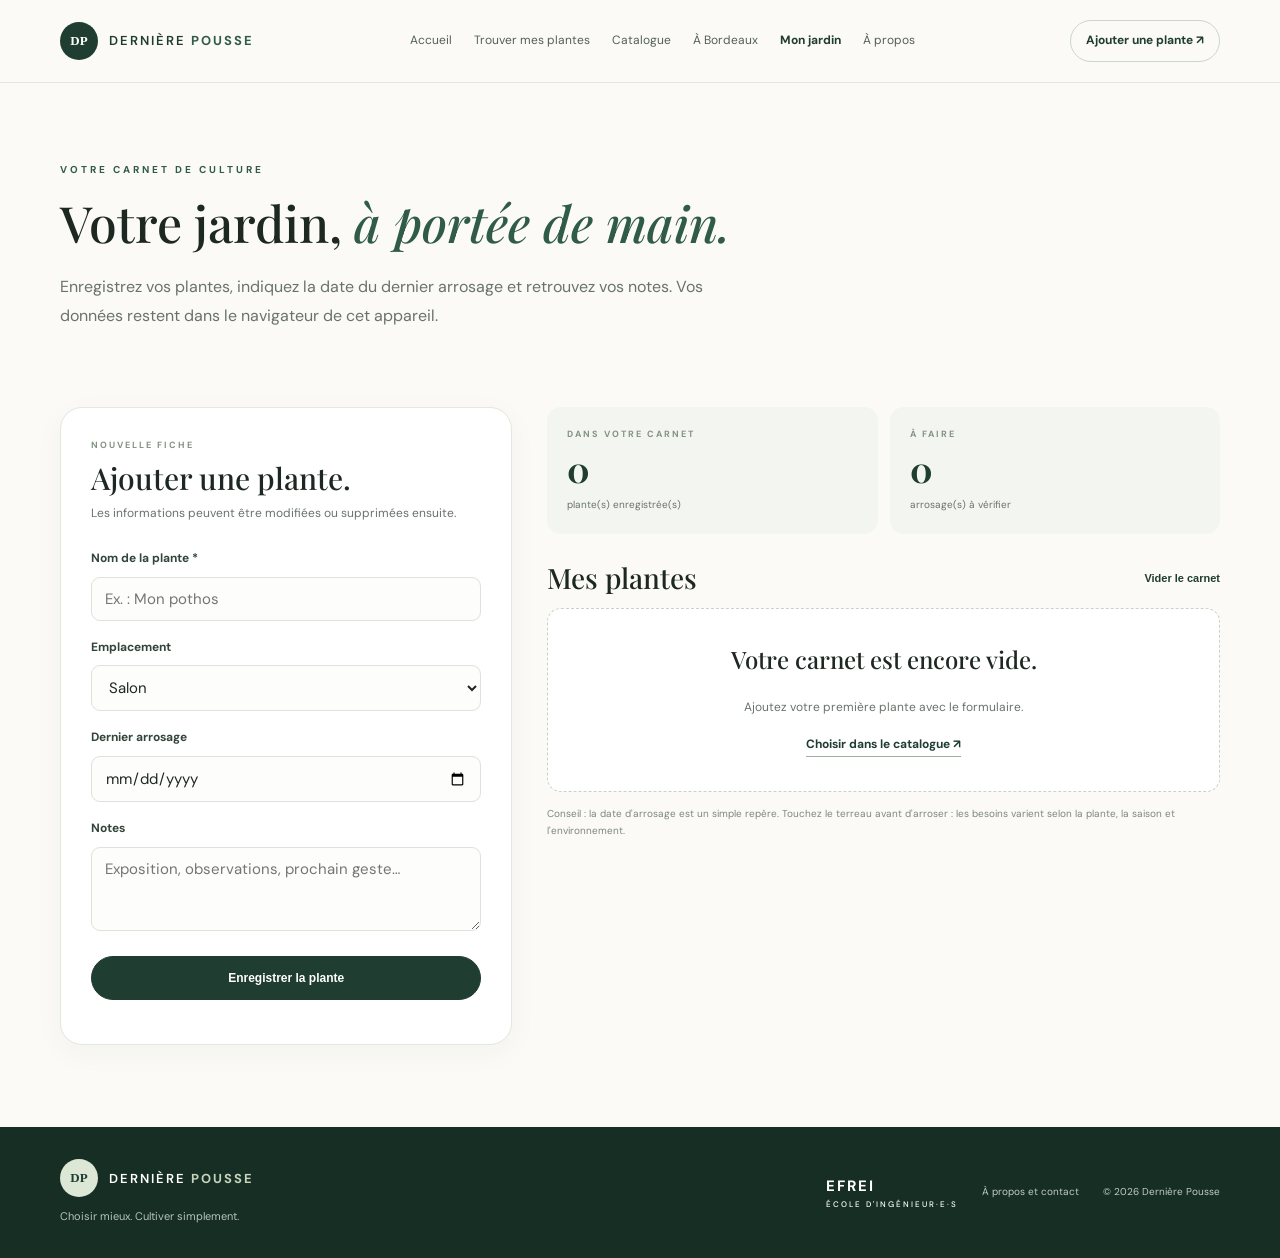
<file: mon-jardin.html>
<!DOCTYPE html>
<html lang="fr">

<head>
    <meta charset="UTF-8">
    <meta name="viewport" content="width=device-width, initial-scale=1">

    <meta
        name="description"
        content="Espace personnel pour enregistrer ses plantes et suivre les arrosages."
    >

    <title>Mon jardin — Dernière Pousse</title>

    <link rel="preconnect" href="https://fonts.googleapis.com">
    <link rel="preconnect" href="https://fonts.gstatic.com" crossorigin>

    <link
        href="https://fonts.googleapis.com/css2?family=DM+Sans:wght@400;500;600;700&family=Playfair+Display:wght@500;600;700&display=swap"
        rel="stylesheet"
    >

    <link rel="stylesheet" href="css/style.css">

    <script src="js/main.js" defer></script>
    <script src="js/jardin.js" defer></script>
</head>

<body>

    <a class="skip-link" href="#contenu">
        Aller au contenu
    </a>

    <header class="site-header">

        <div class="container header-inner">

            <a class="brand" href="index.html">

                <span class="brand-mark">DP</span>

                <span>
                    DERNIÈRE
                    <strong>POUSSE</strong>
                </span>

            </a>

            <button
                class="menu-toggle"
                type="button"
                aria-controls="navigation"
                onclick="ouvrirMenu()"
            >
                Menu
            </button>

            <nav
                class="nav"
                id="navigation"
                aria-label="Navigation principale"
            >
                <a href="index.html">
                    Accueil
                </a>

                <a href="trouver-mes-plantes.html">
                    Trouver mes plantes
                </a>

                <a href="catalogue.html">
                    Catalogue
                </a>

                <a href="bordeaux.html">
                    À Bordeaux
                </a>

                <a href="mon-jardin.html" aria-current="page">
                    Mon jardin
                </a>

                <a href="a-propos-contact.html">
                    À propos
                </a>
            </nav>

            <a class="header-cta" href="catalogue.html">
                Ajouter une plante ↗
            </a>

        </div>

    </header>

    <main id="contenu">

        <section class="page-intro container">

            <p class="eyebrow">
                VOTRE CARNET DE CULTURE
            </p>

            <h1>
                Votre jardin,
                <em>à portée de main.</em>
            </h1>

            <p>
                Enregistrez vos plantes, indiquez la date du dernier arrosage
                et retrouvez vos notes. Vos données restent dans le navigateur
                de cet appareil.
            </p>

        </section>

        <section class="section container garden-layout">

            <form
                class="panel garden-form"
                id="garden-form"
                onsubmit="ajouterPlante(); return false"
            >

                <div class="form-heading">

                    <span class="form-kicker">
                        NOUVELLE FICHE
                    </span>

                    <h2>
                        Ajouter une plante.
                    </h2>

                    <p>
                        Les informations peuvent être modifiées ou supprimées ensuite.
                    </p>

                </div>

                <div class="field">

                    <label for="plant-name">
                        Nom de la plante *
                    </label>

                    <input
                        type="text"
                        id="plant-name"
                        name="plantName"
                        placeholder="Ex. : Mon pothos"
                        maxlength="50"
                        required
                    >

                </div>

                <div class="field">

                    <label for="plant-location">
                        Emplacement
                    </label>

                    <select id="plant-location" name="location">

                        <option>Salon</option>
                        <option>Chambre</option>
                        <option>Balcon</option>
                        <option>Terrasse</option>
                        <option>Jardin</option>
                        <option>Autre</option>

                    </select>

                </div>

                <div class="field">

                    <label for="last-watering">
                        Dernier arrosage
                    </label>

                    <input
                        type="date"
                        id="last-watering"
                        name="lastWatering"
                    >

                </div>

                <div class="field">

                    <label for="plant-notes">
                        Notes
                    </label>

                    <textarea
                        id="plant-notes"
                        name="notes"
                        placeholder="Exposition, observations, prochain geste…"
                        maxlength="240"
                        rows="3"
                    ></textarea>

                </div>

                <button
                    class="button button-primary button-full"
                    type="submit"
                >
                    Enregistrer la plante
                </button>

                <p
                    class="form-note"
                    id="garden-feedback"
                    role="status"
                ></p>

            </form>

            <div class="garden-content">

                <div class="garden-summary">

                    <div>

                        <span class="summary-label">
                            DANS VOTRE CARNET
                        </span>

                        <strong id="plant-total">
                            0
                        </strong>

                        <span>
                            plante(s) enregistrée(s)
                        </span>

                    </div>

                    <div>

                        <span class="summary-label">
                            À FAIRE
                        </span>

                        <strong id="watering-total">
                            0
                        </strong>

                        <span>
                            arrosage(s) à vérifier
                        </span>

                    </div>

                </div>

                <div class="list-heading">

                    <h2>
                        Mes plantes
                    </h2>

                    <button
                        class="text-button"
                        id="clear-garden"
                        type="button"
                        onclick="viderJardin()"
                    >
                        Vider le carnet
                    </button>

                </div>

                <div
                    class="garden-list"
                    id="garden-list"
                    aria-live="polite"
                >

                    <div class="empty-garden">

                        <h3>
                            Votre carnet est encore vide.
                        </h3>

                        <p>
                            Ajoutez votre première plante avec le formulaire.
                        </p>

                        <a class="text-link" href="catalogue.html">
                            Choisir dans le catalogue ↗
                        </a>

                    </div>

                </div>

                <p class="form-note">
                    Conseil : la date d'arrosage est un simple repère.
                    Touchez le terreau avant d'arroser : les besoins varient
                    selon la plante, la saison et l'environnement.
                </p>

            </div>

        </section>

    </main>

    <footer class="site-footer">

        <div class="container footer-inner">

            <div>

                <a class="brand brand-footer" href="index.html">

                    <span class="brand-mark">DP</span>

                    <span>
                        DERNIÈRE
                        <strong>POUSSE</strong>
                    </span>

                </a>

                <p>
                    Choisir mieux. Cultiver simplement.
                </p>

            </div>

            <div class="footer-right">

                <span class="school-mark">

                    EFREI

                    <small>
                        ÉCOLE D'INGÉNIEUR·E·S
                    </small>

                </span>

                <a href="a-propos-contact.html">
                    À propos et contact
                </a>

                <span>
                    © 2026 Dernière Pousse
                </span>

            </div>

        </div>

    </footer>

</body>

</html>
</file>
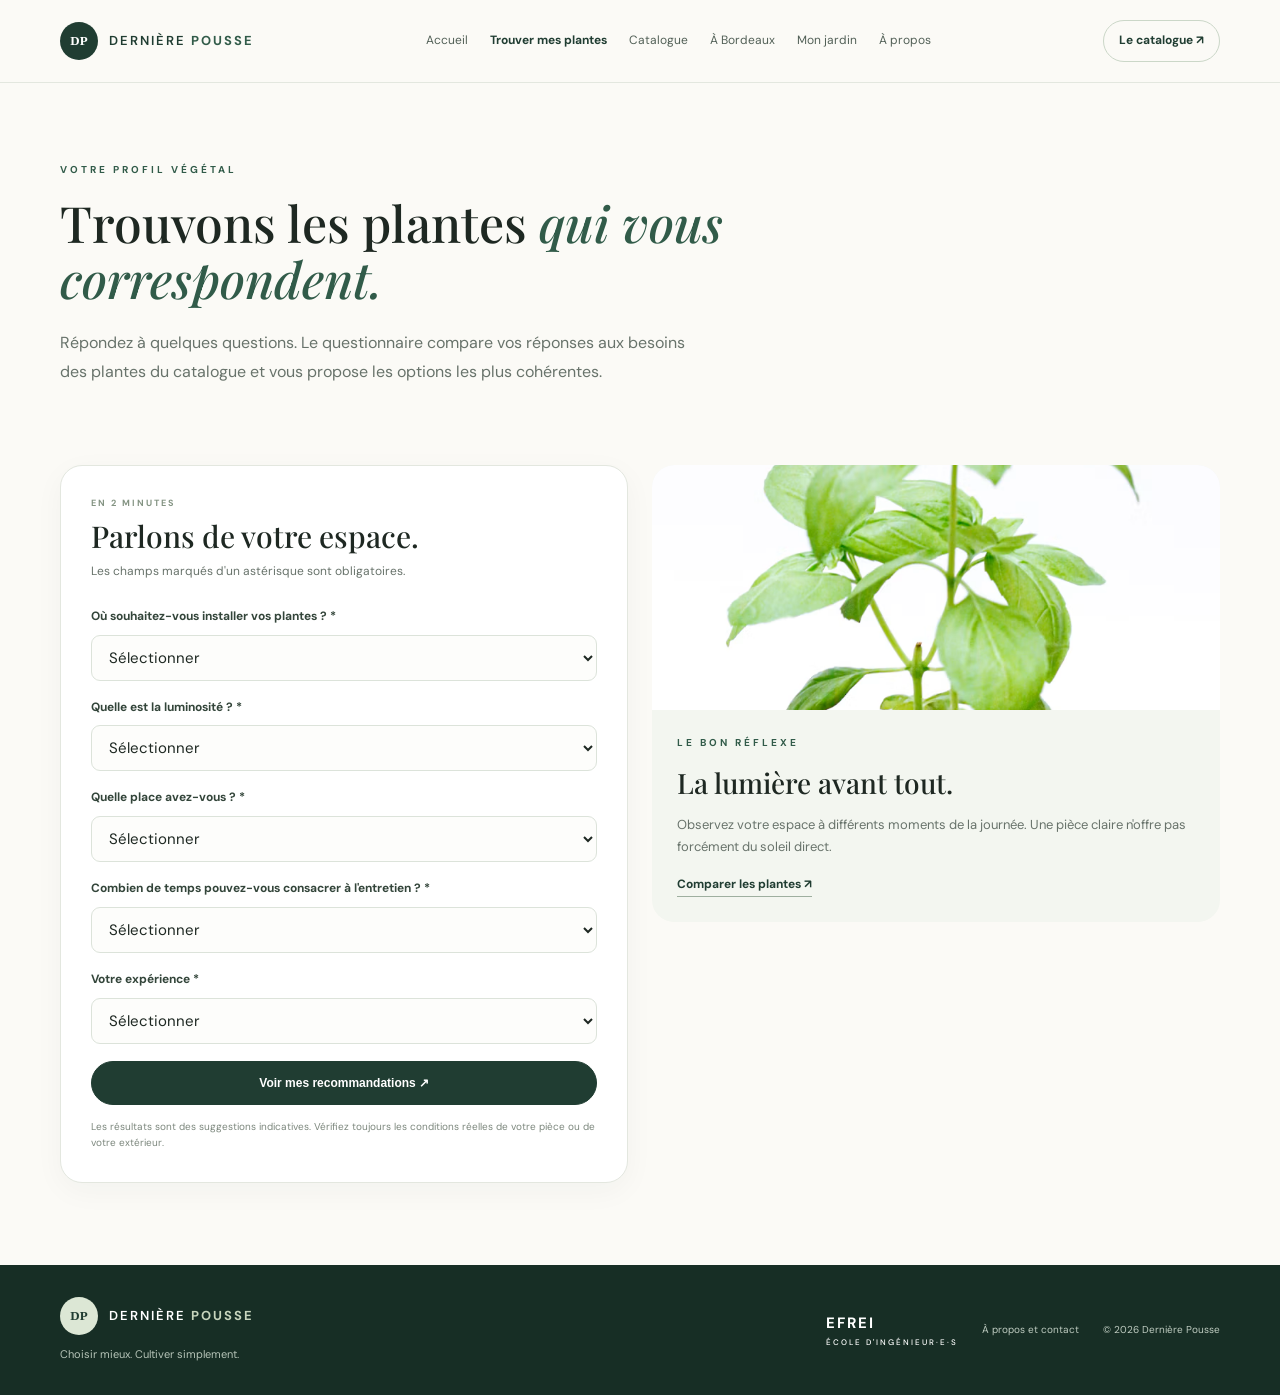
<file: trouver-mes-plantes.html>
<!DOCTYPE html>
<html lang="fr">

<head>
    <meta charset="UTF-8">
    <meta name="viewport" content="width=device-width, initial-scale=1">

    <meta
        name="description"
        content="Questionnaire pour trouver des plantes adaptées à votre espace, à la lumière et à votre rythme."
    >

    <title>Trouver mes plantes — Dernière Pousse</title>

    <link rel="preconnect" href="https://fonts.googleapis.com">
    <link rel="preconnect" href="https://fonts.gstatic.com" crossorigin>

    <link
        href="https://fonts.googleapis.com/css2?family=DM+Sans:wght@400;500;600;700&family=Playfair+Display:wght@500;600;700&display=swap"
        rel="stylesheet"
    >

    <link rel="stylesheet" href="css/style.css">

    <script src="js/main.js" defer></script>
    <script src="js/questionnaire.js" defer></script>
</head>

<body>

    <a class="skip-link" href="#contenu">
        Aller au contenu
    </a>

    <header class="site-header">

        <div class="container header-inner">

            <a class="brand" href="index.html">

                <span class="brand-mark">DP</span>

                <span>
                    DERNIÈRE
                    <strong>POUSSE</strong>
                </span>

            </a>

            <button
                class="menu-toggle"
                type="button"
                aria-controls="navigation"
                onclick="ouvrirMenu()"
            >
                Menu
            </button>

            <nav
                class="nav"
                id="navigation"
                aria-label="Navigation principale"
            >
                <a href="index.html">
                    Accueil
                </a>

                <a
                    href="trouver-mes-plantes.html"
                    aria-current="page"
                >
                    Trouver mes plantes
                </a>

                <a href="catalogue.html">
                    Catalogue
                </a>

                <a href="bordeaux.html">
                    À Bordeaux
                </a>

                <a href="mon-jardin.html">
                    Mon jardin
                </a>

                <a href="a-propos-contact.html">
                    À propos
                </a>
            </nav>

            <a class="header-cta" href="catalogue.html">
                Le catalogue ↗
            </a>

        </div>

    </header>

    <main id="contenu">

        <section class="page-intro container">

            <p class="eyebrow">
                VOTRE PROFIL VÉGÉTAL
            </p>

            <h1>
                Trouvons les plantes
                <em>qui vous correspondent.</em>
            </h1>

            <p>
                Répondez à quelques questions. Le questionnaire compare
                vos réponses aux besoins des plantes du catalogue et vous
                propose les options les plus cohérentes.
            </p>

        </section>

        <section class="section container quiz-layout">

            <form
                class="panel quiz-form"
                id="plant-quiz"
                onsubmit="trouverPlantes(); return false"
            >

                <div class="form-heading">

                    <span class="form-kicker">
                        EN 2 MINUTES
                    </span>

                    <h2>
                        Parlons de votre espace.
                    </h2>

                    <p>
                        Les champs marqués d'un astérisque sont obligatoires.
                    </p>

                </div>

                <div class="field">

                    <label for="place">
                        Où souhaitez-vous installer vos plantes ? *
                    </label>

                    <select id="place" name="place" required>

                        <option value="">
                            Sélectionner
                        </option>

                        <option value="interieur">
                            À l'intérieur
                        </option>

                        <option value="balcon">
                            Balcon ou terrasse
                        </option>

                        <option value="jardin">
                            Jardin
                        </option>

                    </select>

                </div>

                <div class="field">

                    <label for="light">
                        Quelle est la luminosité ? *
                    </label>

                    <select id="light" name="light" required>

                        <option value="">
                            Sélectionner
                        </option>

                        <option value="faible">
                            Plutôt faible
                        </option>

                        <option value="moyenne">
                            Lumineuse sans soleil direct
                        </option>

                        <option value="forte">
                            Très lumineuse / soleil direct
                        </option>

                    </select>

                </div>

                <div class="field">

                    <label for="space">
                        Quelle place avez-vous ? *
                    </label>

                    <select id="space" name="space" required>

                        <option value="">
                            Sélectionner
                        </option>

                        <option value="petit">
                            Peu de place
                        </option>

                        <option value="moyen">
                            Un coin ou plusieurs pots
                        </option>

                        <option value="grand">
                            Grand espace
                        </option>

                    </select>

                </div>

                <div class="field">

                    <label for="time">
                        Combien de temps pouvez-vous consacrer à l'entretien ? *
                    </label>

                    <select id="time" name="time" required>

                        <option value="">
                            Sélectionner
                        </option>

                        <option value="peu">
                            Moins de 15 minutes par semaine
                        </option>

                        <option value="moyen">
                            15 à 30 minutes par semaine
                        </option>

                        <option value="beaucoup">
                            Plus de 30 minutes par semaine
                        </option>

                    </select>

                </div>

                <div class="field">

                    <label for="experience">
                        Votre expérience *
                    </label>

                    <select id="experience" name="experience" required>

                        <option value="">
                            Sélectionner
                        </option>

                        <option value="debutant">
                            Je débute
                        </option>

                        <option value="intermediaire">
                            J'ai déjà quelques plantes
                        </option>

                        <option value="confirme">
                            Je jardine régulièrement
                        </option>

                    </select>

                </div>

                <button
                    class="button button-primary button-full"
                    type="submit"
                >
                    Voir mes recommandations
                    <span aria-hidden="true">↗</span>
                </button>

                <p class="form-note">
                    Les résultats sont des suggestions indicatives.
                    Vérifiez toujours les conditions réelles de votre pièce
                    ou de votre extérieur.
                </p>

            </form>

            <aside class="quiz-aside">

                <img
                    src="img/basilic.avif"
                    alt="Plante verte en pot"
                    loading="lazy"
                >

                <div class="aside-copy">

                    <p class="eyebrow">
                        LE BON RÉFLEXE
                    </p>

                    <h2>
                        La lumière avant tout.
                    </h2>

                    <p>
                        Observez votre espace à différents moments
                        de la journée. Une pièce claire n'offre pas
                        forcément du soleil direct.
                    </p>

                    <a class="text-link" href="catalogue.html">
                        Comparer les plantes ↗
                    </a>

                </div>

            </aside>

        </section>

        <section
            class="section container"
            id="quiz-results"
            aria-live="polite"
            style="display: none;"
        >

            <div class="section-heading">

                <div>

                    <p class="eyebrow">
                        VOS RÉSULTATS
                    </p>

                    <h2>
                        Les plantes à regarder de près.
                    </h2>

                </div>

                <p id="result-summary"></p>

            </div>

            <div
                class="plant-grid"
                id="recommendations"
            ></div>

        </section>

    </main>

    <footer class="site-footer">

        <div class="container footer-inner">

            <div>

                <a class="brand brand-footer" href="index.html">

                    <span class="brand-mark">DP</span>

                    <span>
                        DERNIÈRE
                        <strong>POUSSE</strong>
                    </span>

                </a>

                <p>
                    Choisir mieux. Cultiver simplement.
                </p>

            </div>

            <div class="footer-right">

                <span class="school-mark">

                    EFREI

                    <small>
                        ÉCOLE D'INGÉNIEUR·E·S
                    </small>

                </span>

                <a href="a-propos-contact.html">
                    À propos et contact
                </a>

                <span>
                    © 2026 Dernière Pousse
                </span>

            </div>

        </div>

    </footer>

</body>

</html>
</file>
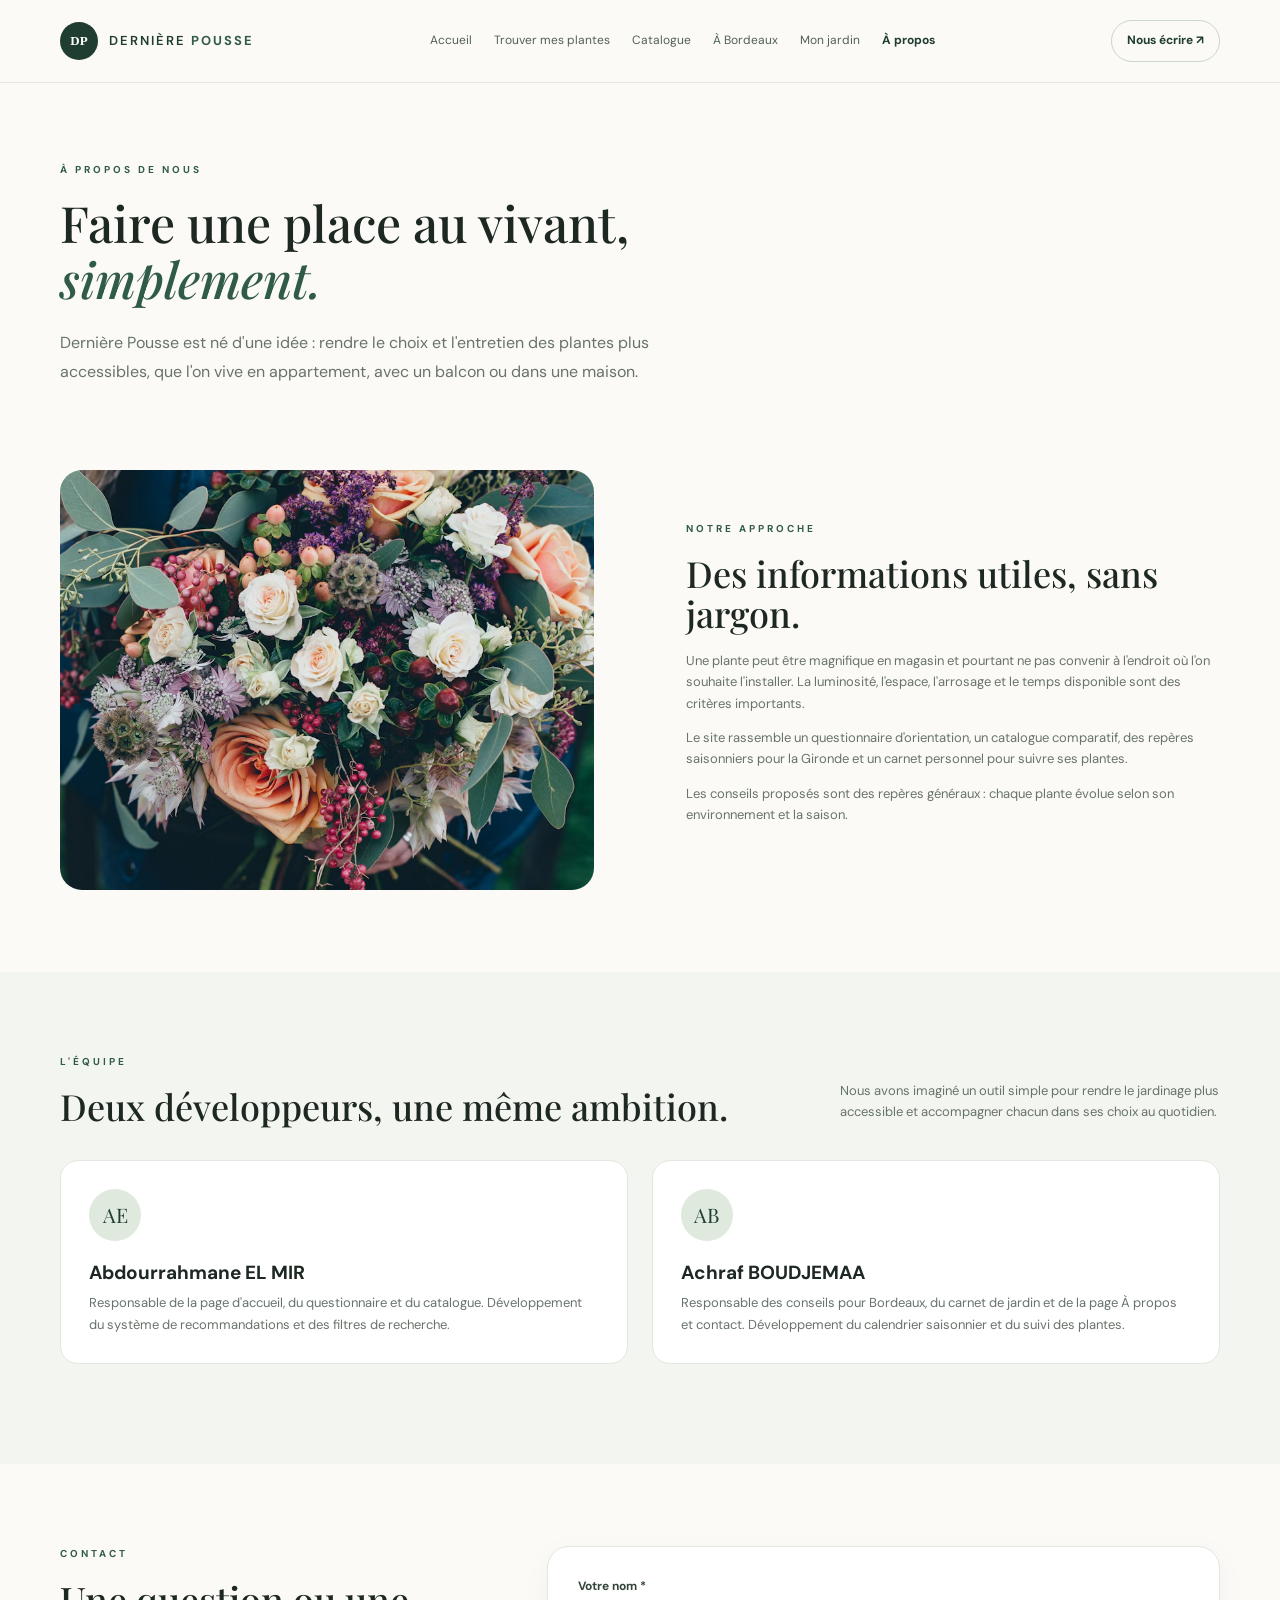
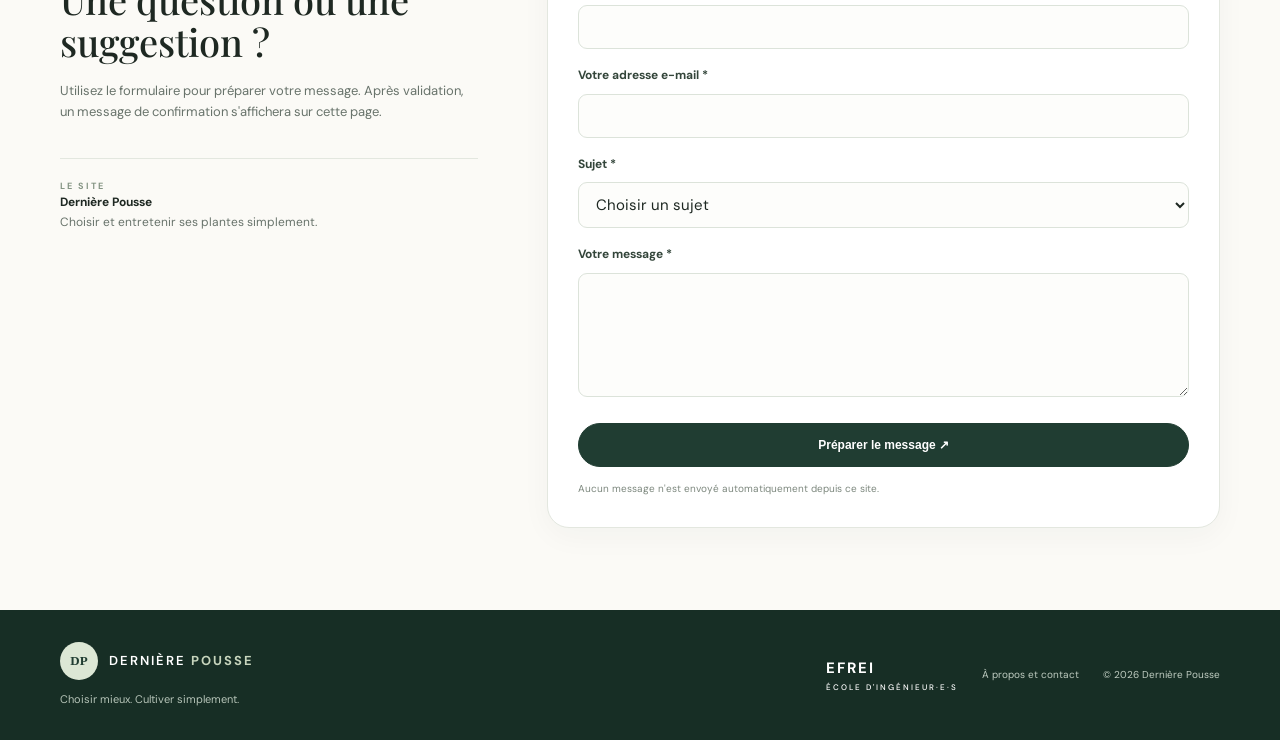
<file: html/a-propos-contact.html>
<!DOCTYPE html>
<html lang="fr">

<head>
    <meta charset="UTF-8">
    <meta name="viewport" content="width=device-width, initial-scale=1">
    <meta
        name="description"
        content="Présentation de Dernière Pousse et formulaire de contact."
    >

    <title>À propos et contact — Dernière Pousse</title>

    <link rel="preconnect" href="https://fonts.googleapis.com">
    <link rel="preconnect" href="https://fonts.gstatic.com" crossorigin>

    <link
        href="https://fonts.googleapis.com/css2?family=DM+Sans:wght@400;500;600;700&family=Playfair+Display:wght@500;600;700&display=swap"
        rel="stylesheet"
    >

    <link rel="stylesheet" href="../css/style.css">

    <script src="../js/main.js" defer></script>
    <script src="../js/contact.js" defer></script>
</head>

<body>

    <a class="skip-link" href="#contenu">
        Aller au contenu
    </a>

    <header class="site-header">
        <div class="container header-inner">

            <a class="brand" href="index.html">
                <span class="brand-mark">
                    DP
                </span>

                <span>
                    DERNIÈRE
                    <strong>POUSSE</strong>
                </span>
            </a>

            <button
                class="menu-toggle"
                type="button"
                aria-controls="navigation"
                onclick="ouvrirMenu()"
            >
                Menu
            </button>

            <nav
                class="nav"
                id="navigation"
                aria-label="Navigation principale"
            >
                <a href="index.html">
                    Accueil
                </a>

                <a href="trouver-mes-plantes.html">
                    Trouver mes plantes
                </a>

                <a href="catalogue.html">
                    Catalogue
                </a>

                <a href="bordeaux.html">
                    À Bordeaux
                </a>

                <a href="mon-jardin.html">
                    Mon jardin
                </a>

                <a
                    href="a-propos-contact.html"
                    aria-current="page"
                >
                    À propos
                </a>
            </nav>

            <a class="header-cta" href="#contact">
                Nous écrire ↗
            </a>

        </div>
    </header>

    <main id="contenu">

        <section class="page-intro container">

            <p class="eyebrow">
                À PROPOS DE NOUS
            </p>

            <h1>
                Faire une place au vivant,
                <em>simplement.</em>
            </h1>

            <p>
                Dernière Pousse est né d'une idée : rendre le choix
                et l'entretien des plantes plus accessibles, que l'on
                vive en appartement, avec un balcon ou dans une maison.
            </p>

        </section>

        <section class="section container about-grid">

            <div class="about-photo">
                <img
                    src="../img/a-propos.avif"
                    alt="Plantes en pots dans un espace de vie"
                    loading="lazy"
                >
            </div>

            <div class="about-copy">

                <p class="eyebrow">
                    NOTRE APPROCHE
                </p>

                <h2>
                    Des informations utiles, sans jargon.
                </h2>

                <p>
                    Une plante peut être magnifique en magasin et pourtant
                    ne pas convenir à l'endroit où l'on souhaite l'installer.
                    La luminosité, l'espace, l'arrosage et le temps disponible
                    sont des critères importants.
                </p>

                <p>
                    Le site rassemble un questionnaire d'orientation,
                    un catalogue comparatif, des repères saisonniers
                    pour la Gironde et un carnet personnel pour suivre
                    ses plantes.
                </p>

                <p>
                    Les conseils proposés sont des repères généraux :
                    chaque plante évolue selon son environnement
                    et la saison.
                </p>

            </div>

        </section>

        <section class="section soft-section">

            <div class="container">

                <div class="section-heading">

                    <div>
                        <p class="eyebrow">
                            L'ÉQUIPE
                        </p>

                        <h2>
                            Deux développeurs, une même ambition.
                        </h2>
                    </div>

                    <p>
                        Nous avons imaginé un outil simple pour rendre
                        le jardinage plus accessible et accompagner
                        chacun dans ses choix au quotidien.
                    </p>

                </div>

                <div class="team-grid">

                    <article class="team-card">

                        <span class="team-initials">
                            AE
                        </span>

                        <h3>
                            Abdourrahmane EL MIR
                        </h3>

                        <p>
                            Responsable de la page d'accueil,
                            du questionnaire et du catalogue.
                            Développement du système de recommandations
                            et des filtres de recherche.
                        </p>

                    </article>

                    <article class="team-card">

                        <span class="team-initials">
                            AB
                        </span>

                        <h3>
                            Achraf BOUDJEMAA
                        </h3>

                        <p>
                            Responsable des conseils pour Bordeaux,
                            du carnet de jardin et de la page
                            À propos et contact.
                            Développement du calendrier saisonnier
                            et du suivi des plantes.
                        </p>

                    </article>

                </div>

            </div>

        </section>

        <section
            class="section container contact-layout"
            id="contact"
        >

            <div class="contact-intro">

                <p class="eyebrow">
                    CONTACT
                </p>

                <h2>
                    Une question ou une suggestion ?
                </h2>

                <p>
                    Utilisez le formulaire pour préparer votre message.
                    Après validation, un message de confirmation
                    s'affichera sur cette page.
                </p>

                <div class="contact-detail">

                    <span class="detail-label">
                        LE SITE
                    </span>

                    <strong>
                        Dernière Pousse
                    </strong>

                    <span>
                        Choisir et entretenir ses plantes simplement.
                    </span>

                </div>

            </div>

            <form
                class="panel contact-form"
                id="contact-form"
                onsubmit="envoyerMessage(); return false"
            >

                <div class="field">

                    <label for="contact-name">
                        Votre nom *
                    </label>

                    <input
                        type="text"
                        id="contact-name"
                        name="name"
                        autocomplete="name"
                        maxlength="80"
                        required
                    >

                </div>

                <div class="field">

                    <label for="contact-email">
                        Votre adresse e-mail *
                    </label>

                    <input
                        type="email"
                        id="contact-email"
                        name="email"
                        autocomplete="email"
                        required
                    >

                </div>

                <div class="field">

                    <label for="contact-subject">
                        Sujet *
                    </label>

                    <select
                        id="contact-subject"
                        name="subject"
                        required
                    >
                        <option value="">
                            Choisir un sujet
                        </option>

                        <option value="Question sur une plante">
                            Question sur une plante
                        </option>

                        <option value="Suggestion pour le site">
                            Suggestion pour le site
                        </option>

                        <option value="Autre demande">
                            Autre demande
                        </option>
                    </select>

                </div>

                <div class="field">

                    <label for="contact-message">
                        Votre message *
                    </label>

                    <textarea
                        id="contact-message"
                        name="message"
                        maxlength="1500"
                        rows="5"
                        required
                    ></textarea>

                </div>

                <button
                    class="button button-primary button-full"
                    type="submit"
                >
                    Préparer le message ↗
                </button>

                <p
                    class="form-note"
                    id="contact-feedback"
                    role="status"
                >
                    Aucun message n'est envoyé automatiquement
                    depuis ce site.
                </p>

            </form>

        </section>

    </main>

    <footer class="site-footer">

        <div class="container footer-inner">

            <div>

                <a
                    class="brand brand-footer"
                    href="index.html"
                >
                    <span class="brand-mark">
                        DP
                    </span>

                    <span>
                        DERNIÈRE
                        <strong>POUSSE</strong>
                    </span>
                </a>

                <p>
                    Choisir mieux. Cultiver simplement.
                </p>

            </div>

            <div class="footer-right">

                <span class="school-mark">
                    EFREI

                    <small>
                        ÉCOLE D'INGÉNIEUR·E·S
                    </small>
                </span>

                <a href="a-propos-contact.html">
                    À propos et contact
                </a>

                <span>
                    © 2026 Dernière Pousse
                </span>

            </div>

        </div>

    </footer>

</body>
</html>
</file>
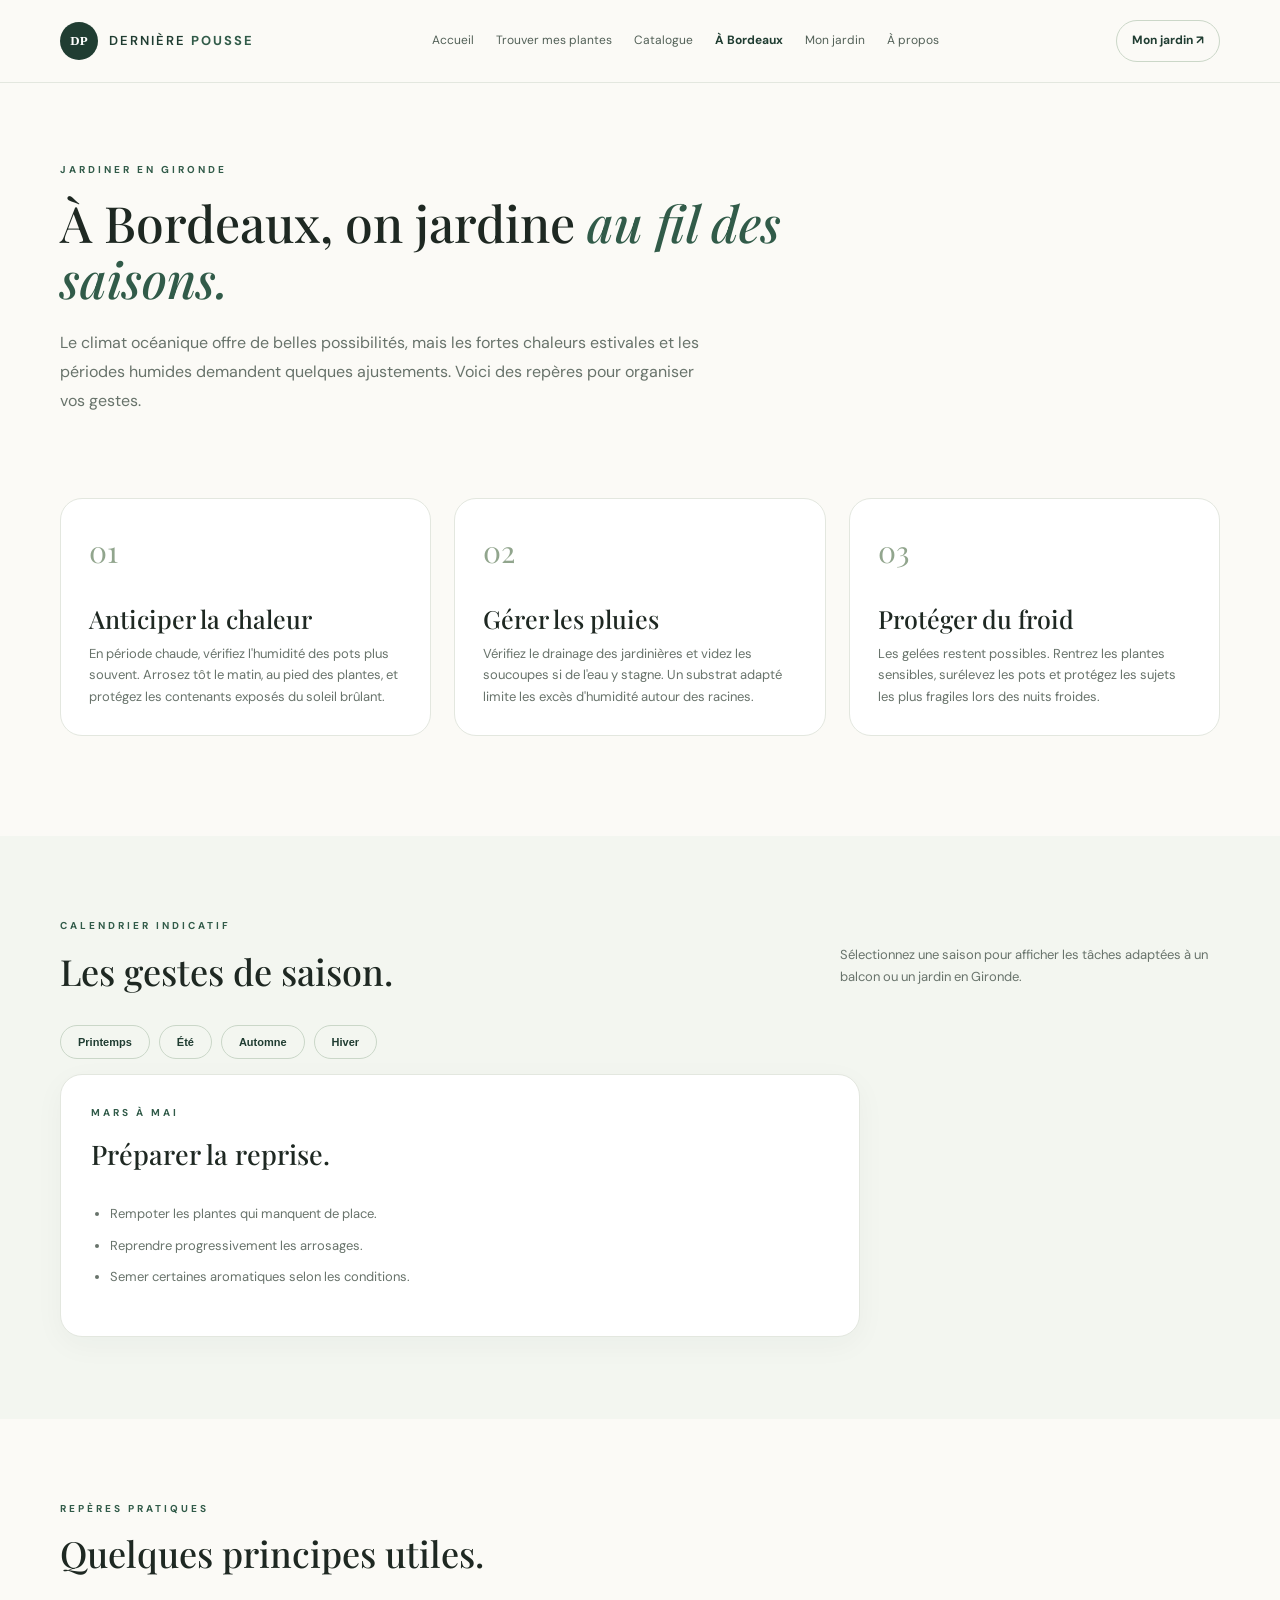
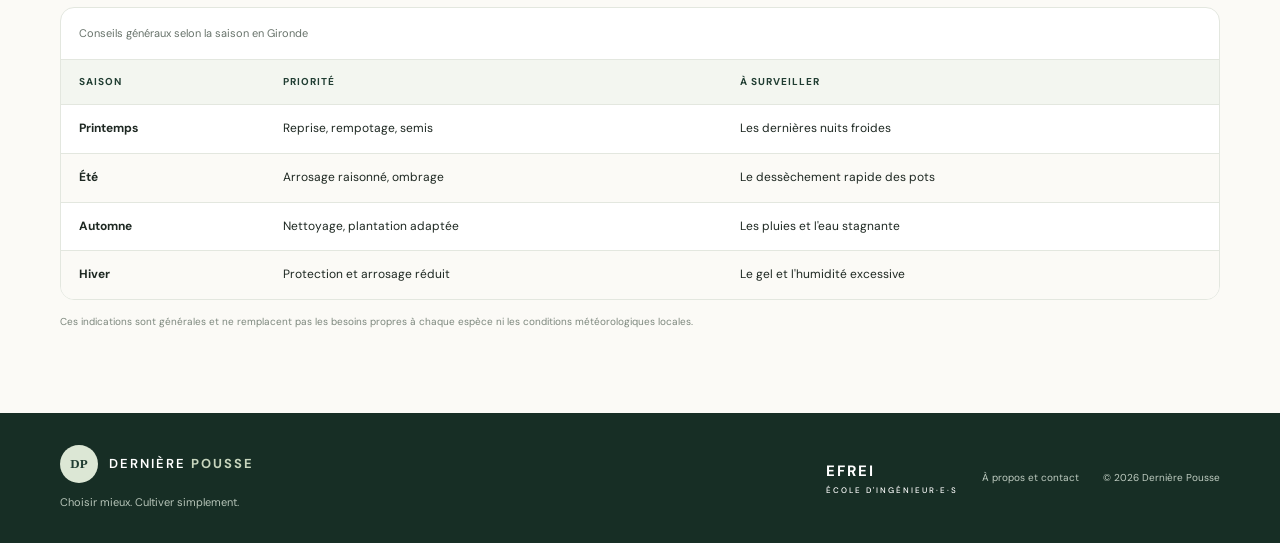
<file: html/bordeaux.html>
<!DOCTYPE html>
<html lang="fr">

<head>
    <meta charset="UTF-8">
    <meta name="viewport" content="width=device-width, initial-scale=1">

    <meta
        name="description"
        content="Conseils de jardinage saisonniers pour Bordeaux et la Gironde."
    >

    <title>Jardiner à Bordeaux — Dernière Pousse</title>

    <link rel="preconnect" href="https://fonts.googleapis.com">
    <link
        rel="preconnect"
        href="https://fonts.gstatic.com"
        crossorigin
    >

    <link
        href="https://fonts.googleapis.com/css2?family=DM+Sans:wght@400;500;600;700&family=Playfair+Display:wght@500;600;700&display=swap"
        rel="stylesheet"
    >

    <link rel="stylesheet" href="../css/style.css">

    <script src="../js/main.js" defer></script>
    <script src="../js/bordeaux.js" defer></script>
</head>

<body>

    <a class="skip-link" href="#contenu">
        Aller au contenu
    </a>

    <header class="site-header">

        <div class="container header-inner">

            <a class="brand" href="index.html">

                <span class="brand-mark">
                    DP
                </span>

                <span>
                    DERNIÈRE
                    <strong>POUSSE</strong>
                </span>

            </a>

            <button
                class="menu-toggle"
                type="button"
                aria-controls="navigation"
                aria-expanded="false"
                onclick="ouvrirMenu()"
            >
                Menu
            </button>

            <nav
                class="nav"
                id="navigation"
                aria-label="Navigation principale"
            >

                <a href="index.html">
                    Accueil
                </a>

                <a href="trouver-mes-plantes.html">
                    Trouver mes plantes
                </a>

                <a href="catalogue.html">
                    Catalogue
                </a>

                <a
                    href="bordeaux.html"
                    aria-current="page"
                >
                    À Bordeaux
                </a>

                <a href="mon-jardin.html">
                    Mon jardin
                </a>

                <a href="a-propos-contact.html">
                    À propos
                </a>

            </nav>

            <a class="header-cta" href="mon-jardin.html">
                Mon jardin ↗
            </a>

        </div>

    </header>

    <main id="contenu">

        <section class="page-intro container">

            <p class="eyebrow">
                JARDINER EN GIRONDE
            </p>

            <h1>
                À Bordeaux, on jardine
                <em>au fil des saisons.</em>
            </h1>

            <p>
                Le climat océanique offre de belles possibilités,
                mais les fortes chaleurs estivales et les périodes
                humides demandent quelques ajustements. Voici des
                repères pour organiser vos gestes.
            </p>

        </section>

        <div class="section container climate-grid">

            <article class="climate-card">

                <span class="climate-number">
                    01
                </span>

                <h2>
                    Anticiper la chaleur
                </h2>

                <p>
                    En période chaude, vérifiez l'humidité des pots
                    plus souvent. Arrosez tôt le matin, au pied des
                    plantes, et protégez les contenants exposés
                    du soleil brûlant.
                </p>

            </article>

            <article class="climate-card">

                <span class="climate-number">
                    02
                </span>

                <h2>
                    Gérer les pluies
                </h2>

                <p>
                    Vérifiez le drainage des jardinières et videz
                    les soucoupes si de l'eau y stagne. Un substrat
                    adapté limite les excès d'humidité autour
                    des racines.
                </p>

            </article>

            <article class="climate-card">

                <span class="climate-number">
                    03
                </span>

                <h2>
                    Protéger du froid
                </h2>

                <p>
                    Les gelées restent possibles. Rentrez les plantes
                    sensibles, surélevez les pots et protégez les sujets
                    les plus fragiles lors des nuits froides.
                </p>

            </article>

        </div>

        <section class="section soft-section">

            <div class="container">

                <div class="section-heading">

                    <div>

                        <p class="eyebrow">
                            CALENDRIER INDICATIF
                        </p>

                        <h2>
                            Les gestes de saison.
                        </h2>

                    </div>

                    <p>
                        Sélectionnez une saison pour afficher les tâches
                        adaptées à un balcon ou un jardin en Gironde.
                    </p>

                </div>

                <div
                    class="season-tabs"
                    role="group"
                    aria-label="Choisir une saison"
                >

                    <button
                        class="season-tab"
                        type="button"
                        onclick="afficherSaison('printemps')"
                    >
                        Printemps
                    </button>

                    <button
                        class="season-tab"
                        type="button"
                        onclick="afficherSaison('ete')"
                    >
                        Été
                    </button>

                    <button
                        class="season-tab"
                        type="button"
                        onclick="afficherSaison('automne')"
                    >
                        Automne
                    </button>

                    <button
                        class="season-tab"
                        type="button"
                        onclick="afficherSaison('hiver')"
                    >
                        Hiver
                    </button>

                </div>

                <div
                    class="season-panel panel"
                    id="season-content"
                    aria-live="polite"
                >

                    <p class="eyebrow" id="season-label">
                        MARS À MAI
                    </p>

                    <h3 id="season-title">
                        Préparer la reprise.
                    </h3>

                    <ul class="task-list" id="season-tasks">

                        <li>
                            Rempoter les plantes qui manquent de place.
                        </li>

                        <li>
                            Reprendre progressivement les arrosages.
                        </li>

                        <li>
                            Semer certaines aromatiques selon les conditions.
                        </li>

                    </ul>

                </div>

            </div>

        </section>

        <section class="section container">

            <div class="section-heading">

                <div>

                    <p class="eyebrow">
                        REPÈRES PRATIQUES
                    </p>

                    <h2>
                        Quelques principes utiles.
                    </h2>

                </div>

            </div>

            <div class="table-scroll">

                <table>

                    <caption>
                        Conseils généraux selon la saison en Gironde
                    </caption>

                    <thead>

                        <tr>

                            <th scope="col">
                                Saison
                            </th>

                            <th scope="col">
                                Priorité
                            </th>

                            <th scope="col">
                                À surveiller
                            </th>

                        </tr>

                    </thead>

                    <tbody>

                        <tr>

                            <th scope="row">
                                Printemps
                            </th>

                            <td>
                                Reprise, rempotage, semis
                            </td>

                            <td>
                                Les dernières nuits froides
                            </td>

                        </tr>

                        <tr>

                            <th scope="row">
                                Été
                            </th>

                            <td>
                                Arrosage raisonné, ombrage
                            </td>

                            <td>
                                Le dessèchement rapide des pots
                            </td>

                        </tr>

                        <tr>

                            <th scope="row">
                                Automne
                            </th>

                            <td>
                                Nettoyage, plantation adaptée
                            </td>

                            <td>
                                Les pluies et l'eau stagnante
                            </td>

                        </tr>

                        <tr>

                            <th scope="row">
                                Hiver
                            </th>

                            <td>
                                Protection et arrosage réduit
                            </td>

                            <td>
                                Le gel et l'humidité excessive
                            </td>

                        </tr>

                    </tbody>

                </table>

            </div>

            <p class="form-note">
                Ces indications sont générales et ne remplacent pas
                les besoins propres à chaque espèce ni les conditions
                météorologiques locales.
            </p>

        </section>

    </main>

    <footer class="site-footer">

        <div class="container footer-inner">

            <div>

                <a
                    class="brand brand-footer"
                    href="index.html"
                >

                    <span class="brand-mark">
                        DP
                    </span>

                    <span>
                        DERNIÈRE
                        <strong>POUSSE</strong>
                    </span>

                </a>

                <p>
                    Choisir mieux. Cultiver simplement.
                </p>

            </div>

            <div class="footer-right">

                <span class="school-mark">
                    EFREI

                    <small>
                        ÉCOLE D'INGÉNIEUR·E·S
                    </small>
                </span>

                <a href="a-propos-contact.html">
                    À propos et contact
                </a>

                <span>
                    © 2026 Dernière Pousse
                </span>

            </div>

        </div>

    </footer>

</body>

</html>
</file>
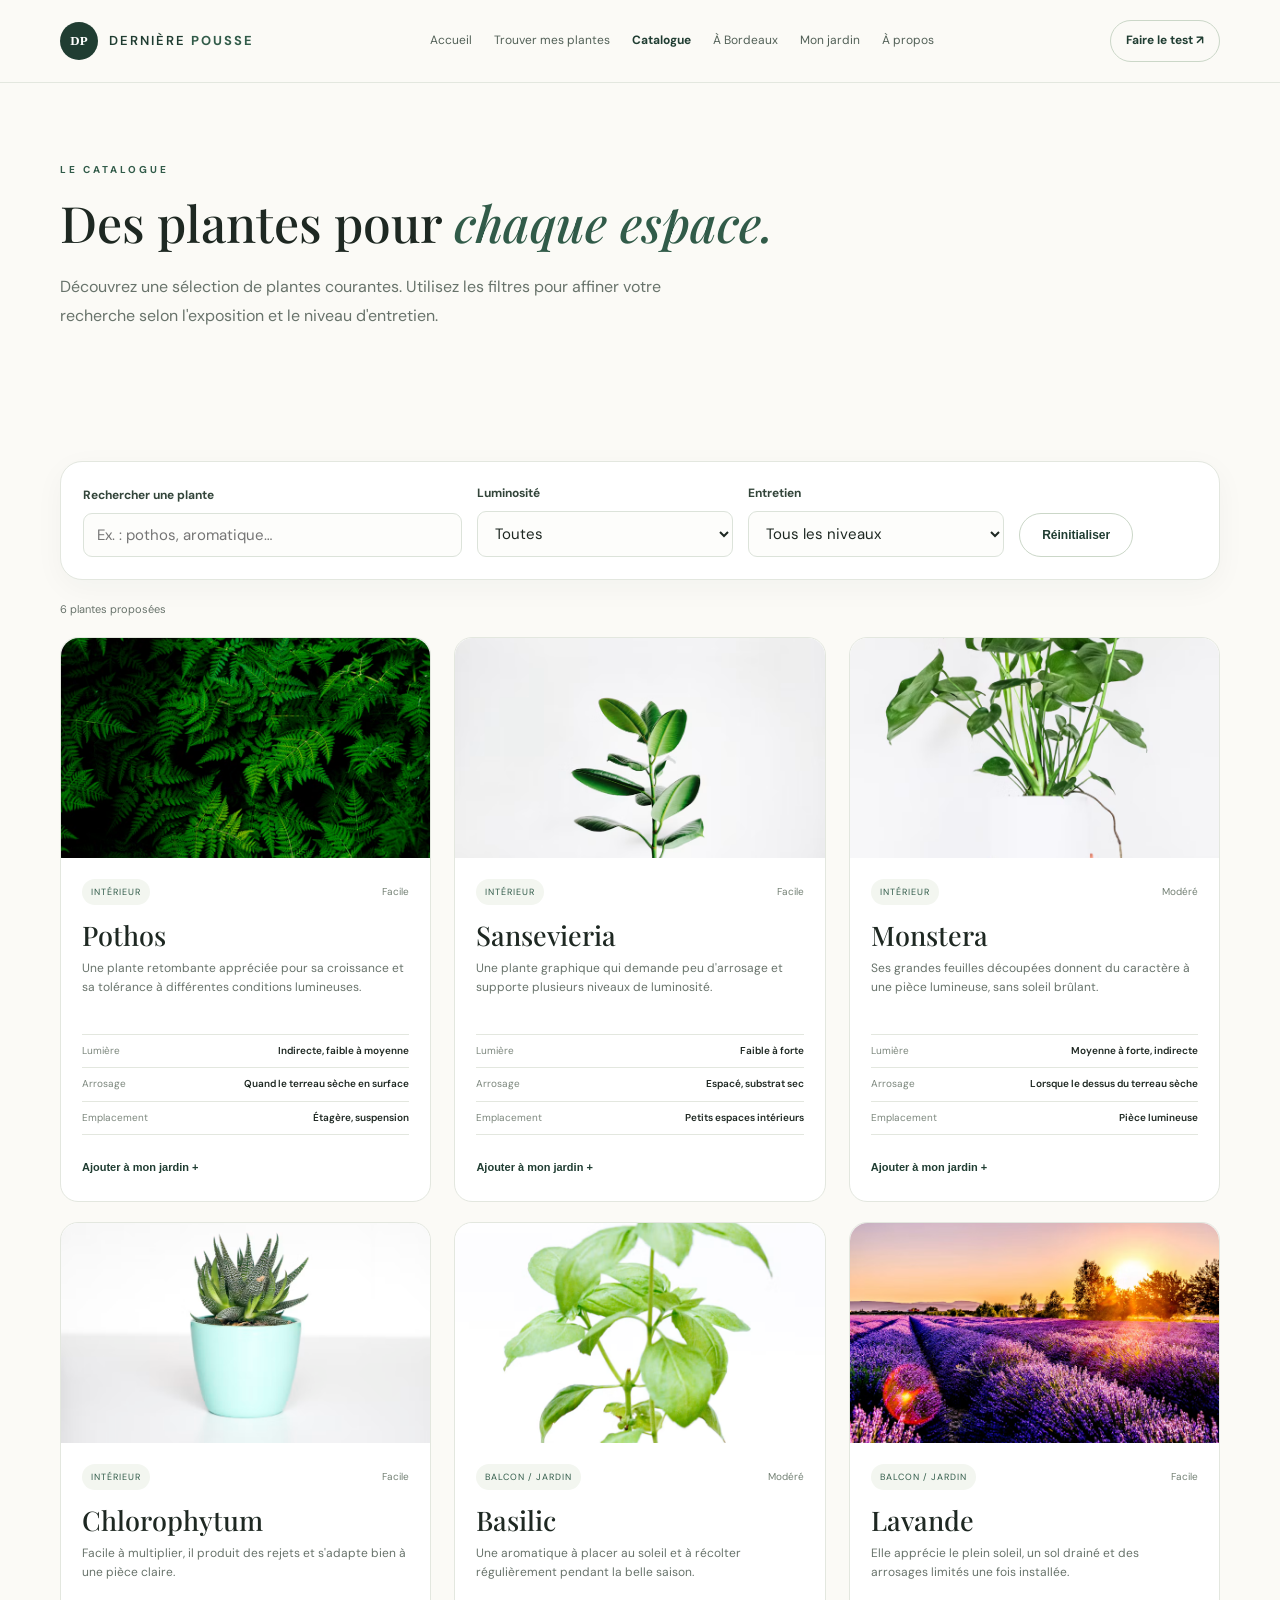
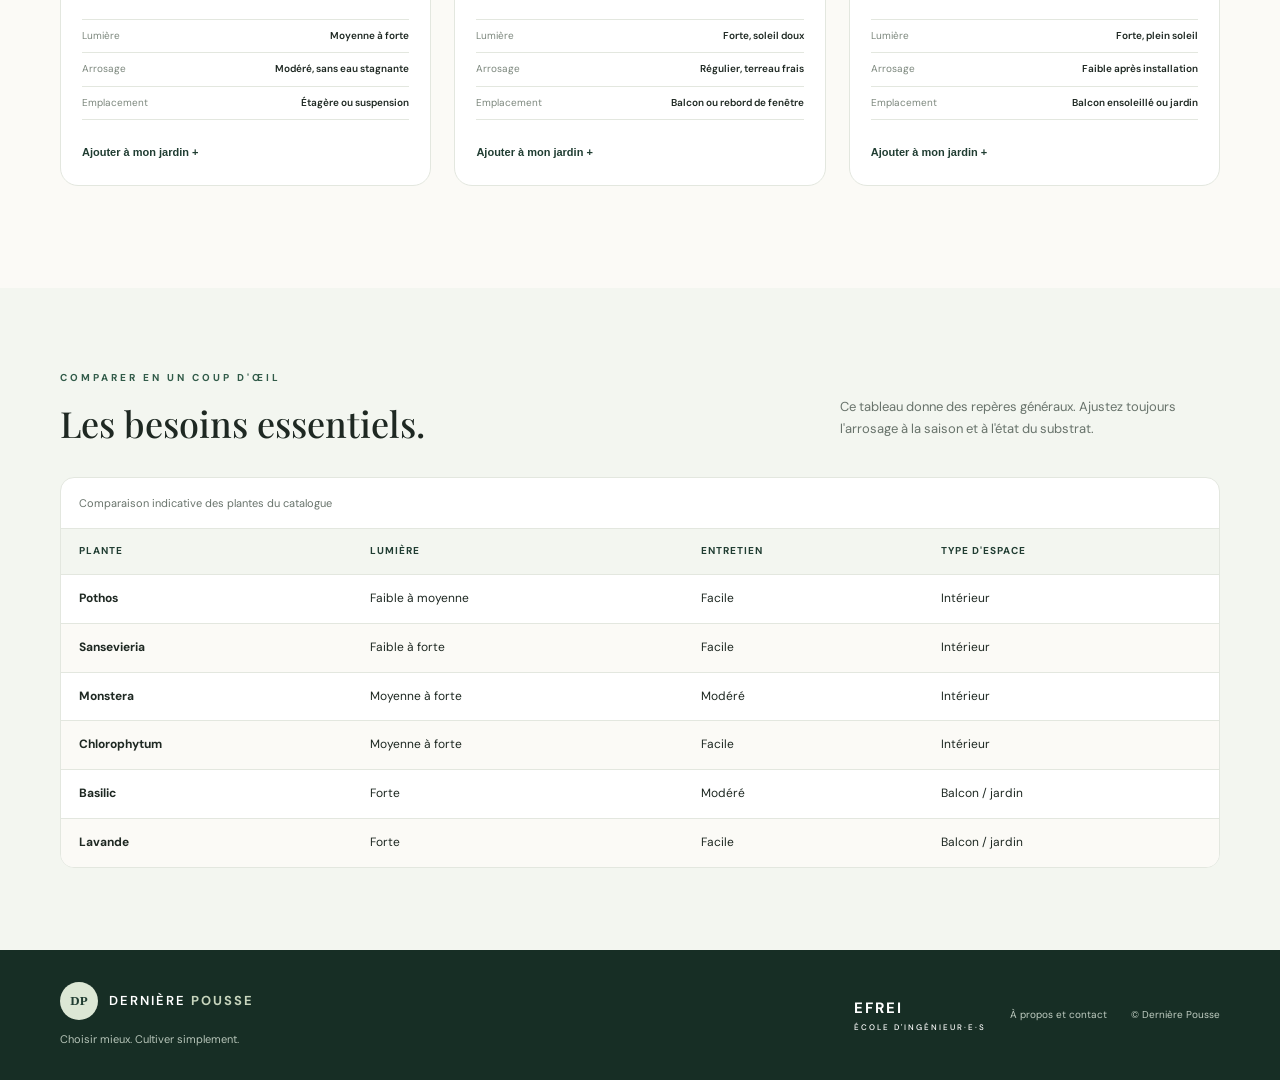
<file: html/catalogue.html>
<!DOCTYPE html>
<html lang="fr">

<head>
    <meta charset="UTF-8">
    <meta name="viewport" content="width=device-width, initial-scale=1">

    <meta
        name="description"
        content="Catalogue de plantes d'intérieur et d'extérieur avec leurs besoins essentiels."
    >

    <title>Catalogue — Dernière Pousse</title>

    <link rel="preconnect" href="https://fonts.googleapis.com">
    <link
        rel="preconnect"
        href="https://fonts.gstatic.com"
        crossorigin
    >

    <link
        href="https://fonts.googleapis.com/css2?family=DM+Sans:wght@400;500;600;700&family=Playfair+Display:wght@500;600;700&display=swap"
        rel="stylesheet"
    >

    <link rel="stylesheet" href="../css/style.css">

    <script src="../js/main.js" defer></script>
    <script src="../js/catalogue.js" defer></script>
</head>

<body>

    <a class="skip-link" href="#contenu">
        Aller au contenu
    </a>

    <header class="site-header">

        <div class="container header-inner">

            <a class="brand" href="index.html">

                <span class="brand-mark">
                    DP
                </span>

                <span>
                    DERNIÈRE
                    <strong>POUSSE</strong>
                </span>

            </a>

            <button
                class="menu-toggle"
                type="button"
                aria-controls="navigation"
                aria-expanded="false"
                onclick="ouvrirMenu()"
            >
                Menu
            </button>

            <nav
                class="nav"
                id="navigation"
                aria-label="Navigation principale"
            >

                <a href="index.html">
                    Accueil
                </a>

                <a href="trouver-mes-plantes.html">
                    Trouver mes plantes
                </a>

                <a
                    href="catalogue.html"
                    aria-current="page"
                >
                    Catalogue
                </a>

                <a href="bordeaux.html">
                    À Bordeaux
                </a>

                <a href="mon-jardin.html">
                    Mon jardin
                </a>

                <a href="a-propos-contact.html">
                    À propos
                </a>

            </nav>

            <a
                class="header-cta"
                href="trouver-mes-plantes.html"
            >
                Faire le test ↗
            </a>

        </div>

    </header>

    <main id="contenu">

        <section class="page-intro container">

            <p class="eyebrow">
                LE CATALOGUE
            </p>

            <h1>
                Des plantes pour
                <em>chaque espace.</em>
            </h1>

            <p>
                Découvrez une sélection de plantes courantes.
                Utilisez les filtres pour affiner votre recherche
                selon l'exposition et le niveau d'entretien.
            </p>

        </section>

        <div class="section container">

            <div class="catalogue-tools panel">

                <div class="field search-field">

                    <label for="search-plant">
                        Rechercher une plante
                    </label>

                    <input
                        type="search"
                        id="search-plant"
                        placeholder="Ex. : pothos, aromatique…"
                        oninput="filtrerPlantes()"
                    >

                </div>

                <div class="field">

                    <label for="filter-light">
                        Luminosité
                    </label>

                    <select id="filter-light" onchange="filtrerPlantes()">

                        <option value="toutes">
                            Toutes
                        </option>

                        <option value="faible">
                            Faible à moyenne
                        </option>

                        <option value="moyenne">
                            Moyenne à forte
                        </option>

                        <option value="forte">
                            Forte / soleil
                        </option>

                    </select>

                </div>

                <div class="field">

                    <label for="filter-care">
                        Entretien
                    </label>

                    <select id="filter-care" onchange="filtrerPlantes()">

                        <option value="tous">
                            Tous les niveaux
                        </option>

                        <option value="facile">
                            Facile
                        </option>

                        <option value="modere">
                            Modéré
                        </option>

                    </select>

                </div>

                <button
                    class="button button-outline"
                    id="reset-filters"
                    type="button"
                    onclick="reinitialiser()"
                >
                    Réinitialiser
                </button>

            </div>

            <p
                class="results-count"
                id="catalogue-count"
                aria-live="polite"
            >
                6 plantes proposées
            </p>

            <p id="catalogue-feedback" aria-live="polite"></p>

            <div class="plant-grid" id="plant-list">

                <article
                    class="plant-card"
                    id="pothos"
                    data-name="pothos"
                    data-light="faible moyenne"
                    data-care="facile"
                    data-place="interieur"
                >

                    <img
                        src="../img/pothos.avif"
                        alt="Pothos aux feuilles vertes"
                        loading="lazy"
                    >

                    <div class="plant-card-body">

                        <div class="plant-card-top">

                            <span class="tag">
                                Intérieur
                            </span>

                            <span class="care-level">
                                Facile
                            </span>

                        </div>

                        <h2>
                            Pothos
                        </h2>

                        <p>
                            Une plante retombante appréciée pour sa croissance
                            et sa tolérance à différentes conditions lumineuses.
                        </p>

                        <dl class="plant-facts">

                            <div>
                                <dt>
                                    Lumière
                                </dt>

                                <dd>
                                    Indirecte, faible à moyenne
                                </dd>
                            </div>

                            <div>
                                <dt>
                                    Arrosage
                                </dt>

                                <dd>
                                    Quand le terreau sèche en surface
                                </dd>
                            </div>

                            <div>
                                <dt>
                                    Emplacement
                                </dt>

                                <dd>
                                    Étagère, suspension
                                </dd>
                            </div>

                        </dl>

                        <button
                            class="small-action add-plant"
                            data-plant="Pothos"
                            type="button"
                            onclick="ajouterAuJardin('Pothos')"
                        >
                            Ajouter à mon jardin +
                        </button>

                    </div>

                </article>

                <article
                    class="plant-card"
                    id="sansevieria"
                    data-name="sansevieria langue de belle-mère"
                    data-light="faible moyenne forte"
                    data-care="facile"
                    data-place="interieur"
                >

                    <img
                        src="../img/sansevieria.avif"
                        alt="Sansevieria en pot"
                        loading="lazy"
                    >

                    <div class="plant-card-body">

                        <div class="plant-card-top">

                            <span class="tag">
                                Intérieur
                            </span>

                            <span class="care-level">
                                Facile
                            </span>

                        </div>

                        <h2>
                            Sansevieria
                        </h2>

                        <p>
                            Une plante graphique qui demande peu d'arrosage
                            et supporte plusieurs niveaux de luminosité.
                        </p>

                        <dl class="plant-facts">

                            <div>
                                <dt>
                                    Lumière
                                </dt>

                                <dd>
                                    Faible à forte
                                </dd>
                            </div>

                            <div>
                                <dt>
                                    Arrosage
                                </dt>

                                <dd>
                                    Espacé, substrat sec
                                </dd>
                            </div>

                            <div>
                                <dt>
                                    Emplacement
                                </dt>

                                <dd>
                                    Petits espaces intérieurs
                                </dd>
                            </div>

                        </dl>

                        <button
                            class="small-action add-plant"
                            data-plant="Sansevieria"
                            type="button"
                            onclick="ajouterAuJardin('Sansevieria')"
                        >
                            Ajouter à mon jardin +
                        </button>

                    </div>

                </article>

                <article
                    class="plant-card"
                    id="monstera"
                    data-name="monstera"
                    data-light="moyenne forte"
                    data-care="modere"
                    data-place="interieur"
                >

                    <img
                        src="../img/monstera.avif"
                        alt="Monstera aux grandes feuilles"
                        loading="lazy"
                    >

                    <div class="plant-card-body">

                        <div class="plant-card-top">

                            <span class="tag">
                                Intérieur
                            </span>

                            <span class="care-level">
                                Modéré
                            </span>

                        </div>

                        <h2>
                            Monstera
                        </h2>

                        <p>
                            Ses grandes feuilles découpées donnent du caractère
                            à une pièce lumineuse, sans soleil brûlant.
                        </p>

                        <dl class="plant-facts">

                            <div>
                                <dt>
                                    Lumière
                                </dt>

                                <dd>
                                    Moyenne à forte, indirecte
                                </dd>
                            </div>

                            <div>
                                <dt>
                                    Arrosage
                                </dt>

                                <dd>
                                    Lorsque le dessus du terreau sèche
                                </dd>
                            </div>

                            <div>
                                <dt>
                                    Emplacement
                                </dt>

                                <dd>
                                    Pièce lumineuse
                                </dd>
                            </div>

                        </dl>

                        <button
                            class="small-action add-plant"
                            data-plant="Monstera"
                            type="button"
                            onclick="ajouterAuJardin('Monstera')"
                        >
                            Ajouter à mon jardin +
                        </button>

                    </div>

                </article>

                <article
                    class="plant-card"
                    id="chlorophytum"
                    data-name="chlorophytum plante araignée"
                    data-light="moyenne forte"
                    data-care="facile"
                    data-place="interieur"
                >

                    <img
                        src="../img/chlorophytum.avif"
                        alt="Plante verte en pot"
                        loading="lazy"
                    >

                    <div class="plant-card-body">

                        <div class="plant-card-top">

                            <span class="tag">
                                Intérieur
                            </span>

                            <span class="care-level">
                                Facile
                            </span>

                        </div>

                        <h2>
                            Chlorophytum
                        </h2>

                        <p>
                            Facile à multiplier, il produit des rejets
                            et s'adapte bien à une pièce claire.
                        </p>

                        <dl class="plant-facts">

                            <div>
                                <dt>
                                    Lumière
                                </dt>

                                <dd>
                                    Moyenne à forte
                                </dd>
                            </div>

                            <div>
                                <dt>
                                    Arrosage
                                </dt>

                                <dd>
                                    Modéré, sans eau stagnante
                                </dd>
                            </div>

                            <div>
                                <dt>
                                    Emplacement
                                </dt>

                                <dd>
                                    Étagère ou suspension
                                </dd>
                            </div>

                        </dl>

                        <button
                            class="small-action add-plant"
                            data-plant="Chlorophytum"
                            type="button"
                            onclick="ajouterAuJardin('Chlorophytum')"
                        >
                            Ajouter à mon jardin +
                        </button>

                    </div>

                </article>

                <article
                    class="plant-card"
                    id="basilic"
                    data-name="basilic aromatique"
                    data-light="forte"
                    data-care="modere"
                    data-place="balcon jardin"
                >

                    <img
                        src="../img/basilic.avif"
                        alt="Basilic aromatique en pot"
                        loading="lazy"
                    >

                    <div class="plant-card-body">

                        <div class="plant-card-top">

                            <span class="tag">
                                Balcon / jardin
                            </span>

                            <span class="care-level">
                                Modéré
                            </span>

                        </div>

                        <h2>
                            Basilic
                        </h2>

                        <p>
                            Une aromatique à placer au soleil et à récolter
                            régulièrement pendant la belle saison.
                        </p>

                        <dl class="plant-facts">

                            <div>
                                <dt>
                                    Lumière
                                </dt>

                                <dd>
                                    Forte, soleil doux
                                </dd>
                            </div>

                            <div>
                                <dt>
                                    Arrosage
                                </dt>

                                <dd>
                                    Régulier, terreau frais
                                </dd>
                            </div>

                            <div>
                                <dt>
                                    Emplacement
                                </dt>

                                <dd>
                                    Balcon ou rebord de fenêtre
                                </dd>
                            </div>

                        </dl>

                        <button
                            class="small-action add-plant"
                            data-plant="Basilic"
                            type="button"
                            onclick="ajouterAuJardin('Basilic')"
                        >
                            Ajouter à mon jardin +
                        </button>

                    </div>

                </article>

                <article
                    class="plant-card"
                    id="lavande"
                    data-name="lavande"
                    data-light="forte"
                    data-care="facile"
                    data-place="balcon jardin"
                >

                    <img
                        src="../img/lavande.avif"
                        alt="Lavande en fleurs"
                        loading="lazy"
                    >

                    <div class="plant-card-body">

                        <div class="plant-card-top">

                            <span class="tag">
                                Balcon / jardin
                            </span>

                            <span class="care-level">
                                Facile
                            </span>

                        </div>

                        <h2>
                            Lavande
                        </h2>

                        <p>
                            Elle apprécie le plein soleil, un sol drainé
                            et des arrosages limités une fois installée.
                        </p>

                        <dl class="plant-facts">

                            <div>
                                <dt>
                                    Lumière
                                </dt>

                                <dd>
                                    Forte, plein soleil
                                </dd>
                            </div>

                            <div>
                                <dt>
                                    Arrosage
                                </dt>

                                <dd>
                                    Faible après installation
                                </dd>
                            </div>

                            <div>
                                <dt>
                                    Emplacement
                                </dt>

                                <dd>
                                    Balcon ensoleillé ou jardin
                                </dd>
                            </div>

                        </dl>

                        <button
                            class="small-action add-plant"
                            data-plant="Lavande"
                            type="button"
                            onclick="ajouterAuJardin('Lavande')"
                        >
                            Ajouter à mon jardin +
                        </button>

                    </div>

                </article>

            </div>

            <p
                class="empty-state"
                id="no-plants"
                hidden
            >
                Aucune plante ne correspond à ces filtres.
                Essayez d'élargir votre recherche.
            </p>

        </div>

        <section class="section soft-section">

            <div class="container table-wrap">

                <div class="section-heading">

                    <div>

                        <p class="eyebrow">
                            COMPARER EN UN COUP D'ŒIL
                        </p>

                        <h2>
                            Les besoins essentiels.
                        </h2>

                    </div>

                    <p>
                        Ce tableau donne des repères généraux.
                        Ajustez toujours l'arrosage à la saison
                        et à l'état du substrat.
                    </p>

                </div>

                <div class="table-scroll">

                    <table>

                        <caption>
                            Comparaison indicative des plantes du catalogue
                        </caption>

                        <thead>

                            <tr>

                                <th scope="col">
                                    Plante
                                </th>

                                <th scope="col">
                                    Lumière
                                </th>

                                <th scope="col">
                                    Entretien
                                </th>

                                <th scope="col">
                                    Type d'espace
                                </th>

                            </tr>

                        </thead>

                        <tbody>

                            <tr>

                                <th scope="row">
                                    Pothos
                                </th>

                                <td>
                                    Faible à moyenne
                                </td>

                                <td>
                                    Facile
                                </td>

                                <td>
                                    Intérieur
                                </td>

                            </tr>

                            <tr>

                                <th scope="row">
                                    Sansevieria
                                </th>

                                <td>
                                    Faible à forte
                                </td>

                                <td>
                                    Facile
                                </td>

                                <td>
                                    Intérieur
                                </td>

                            </tr>

                            <tr>

                                <th scope="row">
                                    Monstera
                                </th>

                                <td>
                                    Moyenne à forte
                                </td>

                                <td>
                                    Modéré
                                </td>

                                <td>
                                    Intérieur
                                </td>

                            </tr>

                            <tr>

                                <th scope="row">
                                    Chlorophytum
                                </th>

                                <td>
                                    Moyenne à forte
                                </td>

                                <td>
                                    Facile
                                </td>

                                <td>
                                    Intérieur
                                </td>

                            </tr>

                            <tr>

                                <th scope="row">
                                    Basilic
                                </th>

                                <td>
                                    Forte
                                </td>

                                <td>
                                    Modéré
                                </td>

                                <td>
                                    Balcon / jardin
                                </td>

                            </tr>

                            <tr>

                                <th scope="row">
                                    Lavande
                                </th>

                                <td>
                                    Forte
                                </td>

                                <td>
                                    Facile
                                </td>

                                <td>
                                    Balcon / jardin
                                </td>

                            </tr>

                        </tbody>

                    </table>

                </div>

            </div>

        </section>

    </main>

    <footer class="site-footer">

        <div class="container footer-inner">

            <div>

                <a
                    class="brand brand-footer"
                    href="index.html"
                >

                    <span class="brand-mark">
                        DP
                    </span>

                    <span>
                        DERNIÈRE
                        <strong>POUSSE</strong>
                    </span>

                </a>

                <p>
                    Choisir mieux. Cultiver simplement.
                </p>

            </div>

            <div class="footer-right">

                <span class="school-mark">
                    EFREI

                    <small>
                        ÉCOLE D'INGÉNIEUR·E·S
                    </small>
                </span>

                <a href="a-propos-contact.html">
                    À propos et contact
                </a>

                <span>
                    ©
                    <span data-year></span>
                    Dernière Pousse
                </span>

            </div>

        </div>

    </footer>

</body>

</html>
</file>
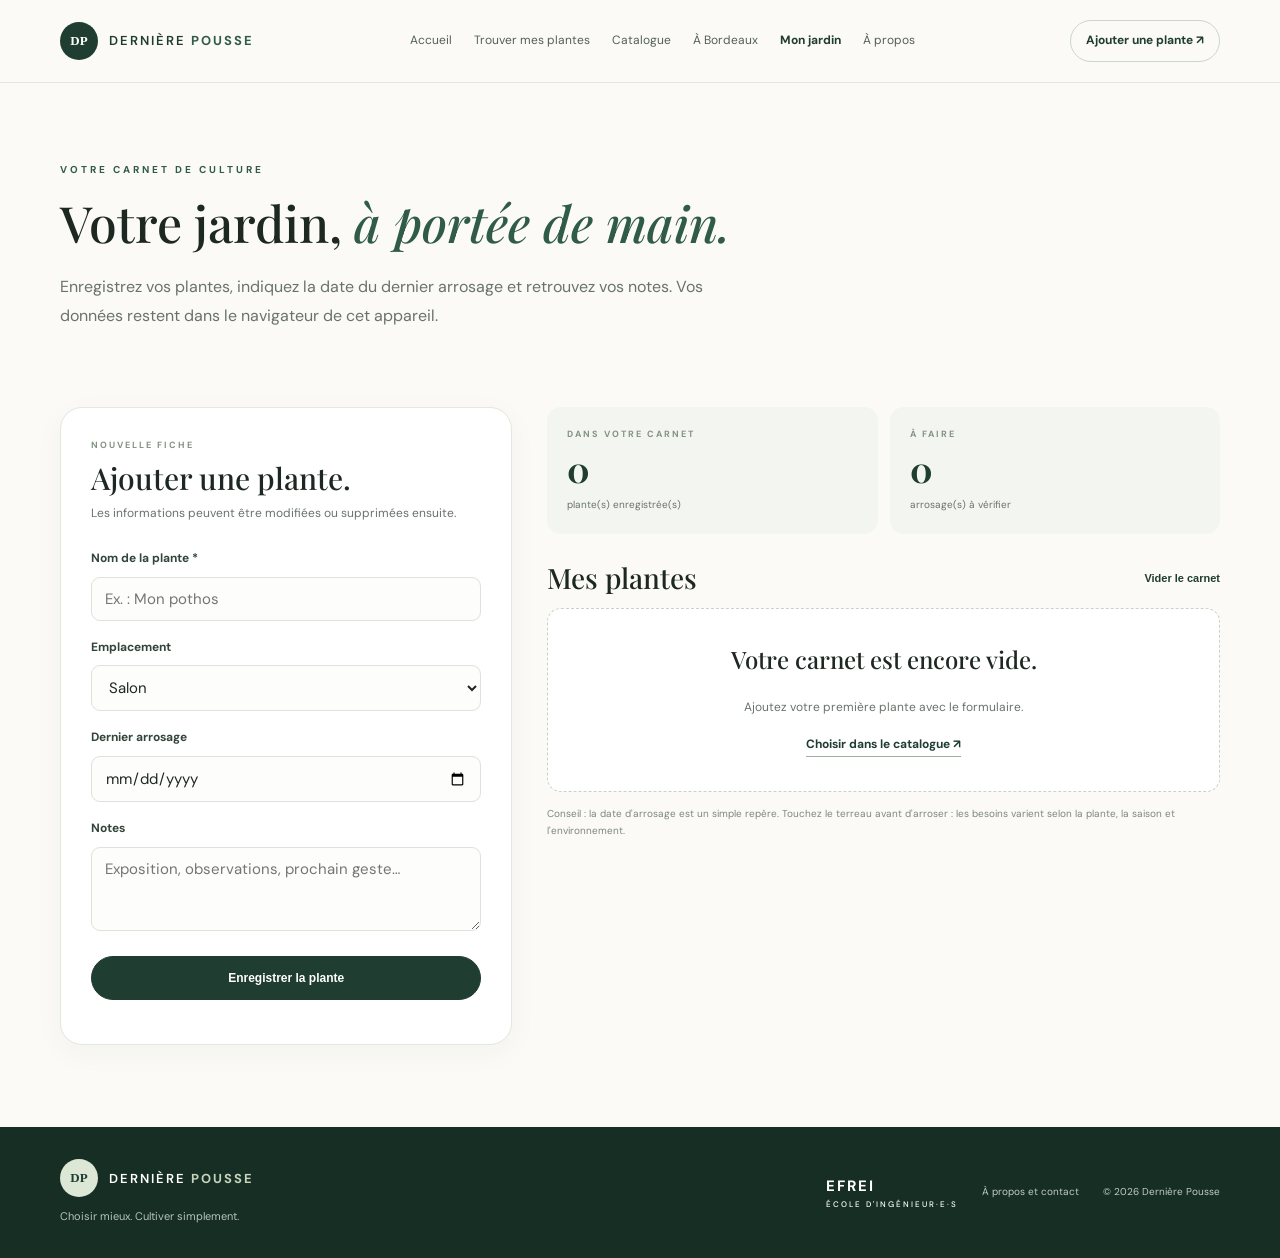
<file: html/mon-jardin.html>
<!DOCTYPE html>
<html lang="fr">

<head>
    <meta charset="UTF-8">
    <meta name="viewport" content="width=device-width, initial-scale=1">

    <meta
        name="description"
        content="Espace personnel pour enregistrer ses plantes et suivre les arrosages."
    >

    <title>Mon jardin — Dernière Pousse</title>

    <link rel="preconnect" href="https://fonts.googleapis.com">
    <link rel="preconnect" href="https://fonts.gstatic.com" crossorigin>

    <link
        href="https://fonts.googleapis.com/css2?family=DM+Sans:wght@400;500;600;700&family=Playfair+Display:wght@500;600;700&display=swap"
        rel="stylesheet"
    >

    <link rel="stylesheet" href="../css/style.css">

    <script src="../js/main.js" defer></script>
    <script src="../js/jardin.js" defer></script>
</head>

<body>

    <a class="skip-link" href="#contenu">
        Aller au contenu
    </a>

    <header class="site-header">

        <div class="container header-inner">

            <a class="brand" href="index.html">

                <span class="brand-mark">DP</span>

                <span>
                    DERNIÈRE
                    <strong>POUSSE</strong>
                </span>

            </a>

            <button
                class="menu-toggle"
                type="button"
                aria-controls="navigation"
                onclick="ouvrirMenu()"
            >
                Menu
            </button>

            <nav
                class="nav"
                id="navigation"
                aria-label="Navigation principale"
            >
                <a href="index.html">
                    Accueil
                </a>

                <a href="trouver-mes-plantes.html">
                    Trouver mes plantes
                </a>

                <a href="catalogue.html">
                    Catalogue
                </a>

                <a href="bordeaux.html">
                    À Bordeaux
                </a>

                <a href="mon-jardin.html" aria-current="page">
                    Mon jardin
                </a>

                <a href="a-propos-contact.html">
                    À propos
                </a>
            </nav>

            <a class="header-cta" href="catalogue.html">
                Ajouter une plante ↗
            </a>

        </div>

    </header>

    <main id="contenu">

        <section class="page-intro container">

            <p class="eyebrow">
                VOTRE CARNET DE CULTURE
            </p>

            <h1>
                Votre jardin,
                <em>à portée de main.</em>
            </h1>

            <p>
                Enregistrez vos plantes, indiquez la date du dernier arrosage
                et retrouvez vos notes. Vos données restent dans le navigateur
                de cet appareil.
            </p>

        </section>

        <section class="section container garden-layout">

            <form
                class="panel garden-form"
                id="garden-form"
                onsubmit="ajouterPlante(); return false"
            >

                <div class="form-heading">

                    <span class="form-kicker">
                        NOUVELLE FICHE
                    </span>

                    <h2>
                        Ajouter une plante.
                    </h2>

                    <p>
                        Les informations peuvent être modifiées ou supprimées ensuite.
                    </p>

                </div>

                <div class="field">

                    <label for="plant-name">
                        Nom de la plante *
                    </label>

                    <input
                        type="text"
                        id="plant-name"
                        name="plantName"
                        placeholder="Ex. : Mon pothos"
                        maxlength="50"
                        required
                    >

                </div>

                <div class="field">

                    <label for="plant-location">
                        Emplacement
                    </label>

                    <select id="plant-location" name="location">

                        <option>Salon</option>
                        <option>Chambre</option>
                        <option>Balcon</option>
                        <option>Terrasse</option>
                        <option>Jardin</option>
                        <option>Autre</option>

                    </select>

                </div>

                <div class="field">

                    <label for="last-watering">
                        Dernier arrosage
                    </label>

                    <input
                        type="date"
                        id="last-watering"
                        name="lastWatering"
                    >

                </div>

                <div class="field">

                    <label for="plant-notes">
                        Notes
                    </label>

                    <textarea
                        id="plant-notes"
                        name="notes"
                        placeholder="Exposition, observations, prochain geste…"
                        maxlength="240"
                        rows="3"
                    ></textarea>

                </div>

                <button
                    class="button button-primary button-full"
                    type="submit"
                >
                    Enregistrer la plante
                </button>

                <p
                    class="form-note"
                    id="garden-feedback"
                    role="status"
                ></p>

            </form>

            <div class="garden-content">

                <div class="garden-summary">

                    <div>

                        <span class="summary-label">
                            DANS VOTRE CARNET
                        </span>

                        <strong id="plant-total">
                            0
                        </strong>

                        <span>
                            plante(s) enregistrée(s)
                        </span>

                    </div>

                    <div>

                        <span class="summary-label">
                            À FAIRE
                        </span>

                        <strong id="watering-total">
                            0
                        </strong>

                        <span>
                            arrosage(s) à vérifier
                        </span>

                    </div>

                </div>

                <div class="list-heading">

                    <h2>
                        Mes plantes
                    </h2>

                    <button
                        class="text-button"
                        id="clear-garden"
                        type="button"
                        onclick="viderJardin()"
                    >
                        Vider le carnet
                    </button>

                </div>

                <div
                    class="garden-list"
                    id="garden-list"
                    aria-live="polite"
                >

                    <div class="empty-garden">

                        <h3>
                            Votre carnet est encore vide.
                        </h3>

                        <p>
                            Ajoutez votre première plante avec le formulaire.
                        </p>

                        <a class="text-link" href="catalogue.html">
                            Choisir dans le catalogue ↗
                        </a>

                    </div>

                </div>

                <p class="form-note">
                    Conseil : la date d'arrosage est un simple repère.
                    Touchez le terreau avant d'arroser : les besoins varient
                    selon la plante, la saison et l'environnement.
                </p>

            </div>

        </section>

    </main>

    <footer class="site-footer">

        <div class="container footer-inner">

            <div>

                <a class="brand brand-footer" href="index.html">

                    <span class="brand-mark">DP</span>

                    <span>
                        DERNIÈRE
                        <strong>POUSSE</strong>
                    </span>

                </a>

                <p>
                    Choisir mieux. Cultiver simplement.
                </p>

            </div>

            <div class="footer-right">

                <span class="school-mark">

                    EFREI

                    <small>
                        ÉCOLE D'INGÉNIEUR·E·S
                    </small>

                </span>

                <a href="a-propos-contact.html">
                    À propos et contact
                </a>

                <span>
                    © 2026 Dernière Pousse
                </span>

            </div>

        </div>

    </footer>

</body>

</html>
</file>
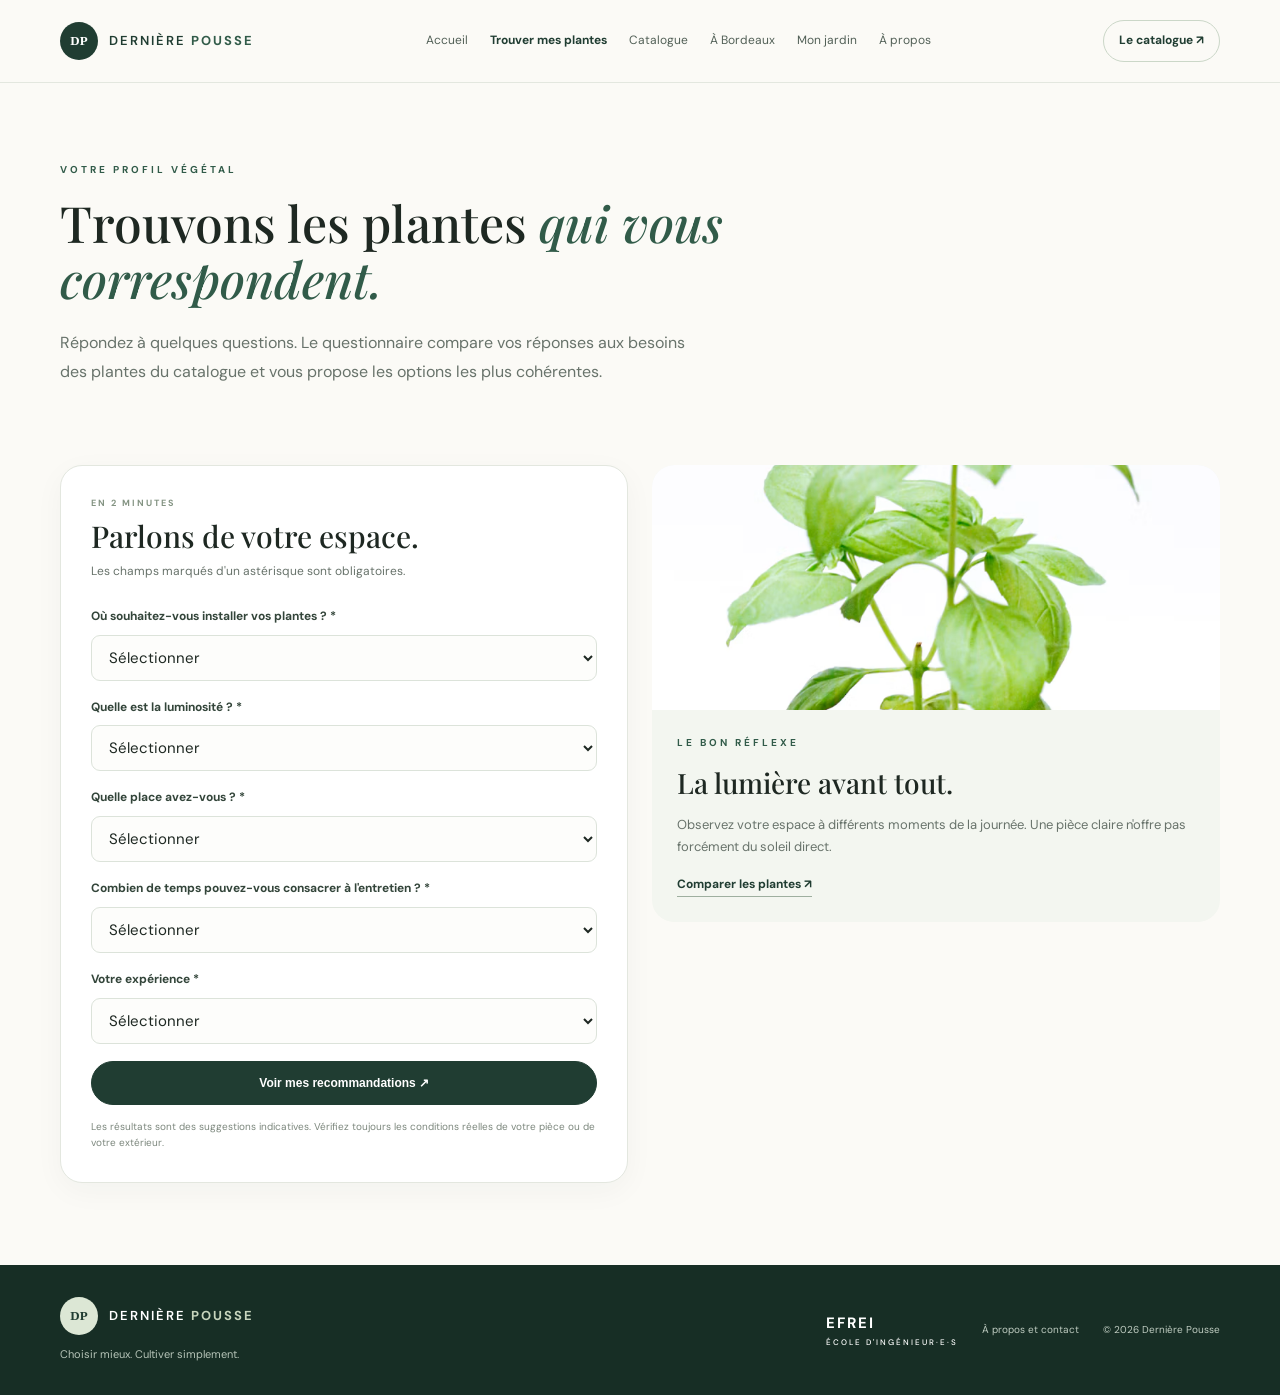
<file: html/trouver-mes-plantes.html>
<!DOCTYPE html>
<html lang="fr">

<head>
    <meta charset="UTF-8">
    <meta name="viewport" content="width=device-width, initial-scale=1">

    <meta
        name="description"
        content="Questionnaire pour trouver des plantes adaptées à votre espace, à la lumière et à votre rythme."
    >

    <title>Trouver mes plantes — Dernière Pousse</title>

    <link rel="preconnect" href="https://fonts.googleapis.com">
    <link rel="preconnect" href="https://fonts.gstatic.com" crossorigin>

    <link
        href="https://fonts.googleapis.com/css2?family=DM+Sans:wght@400;500;600;700&family=Playfair+Display:wght@500;600;700&display=swap"
        rel="stylesheet"
    >

    <link rel="stylesheet" href="../css/style.css">

    <script src="../js/main.js" defer></script>
    <script src="../js/questionnaire.js" defer></script>
</head>

<body>

    <a class="skip-link" href="#contenu">
        Aller au contenu
    </a>

    <header class="site-header">

        <div class="container header-inner">

            <a class="brand" href="index.html">

                <span class="brand-mark">DP</span>

                <span>
                    DERNIÈRE
                    <strong>POUSSE</strong>
                </span>

            </a>

            <button
                class="menu-toggle"
                type="button"
                aria-controls="navigation"
                onclick="ouvrirMenu()"
            >
                Menu
            </button>

            <nav
                class="nav"
                id="navigation"
                aria-label="Navigation principale"
            >
                <a href="index.html">
                    Accueil
                </a>

                <a
                    href="trouver-mes-plantes.html"
                    aria-current="page"
                >
                    Trouver mes plantes
                </a>

                <a href="catalogue.html">
                    Catalogue
                </a>

                <a href="bordeaux.html">
                    À Bordeaux
                </a>

                <a href="mon-jardin.html">
                    Mon jardin
                </a>

                <a href="a-propos-contact.html">
                    À propos
                </a>
            </nav>

            <a class="header-cta" href="catalogue.html">
                Le catalogue ↗
            </a>

        </div>

    </header>

    <main id="contenu">

        <section class="page-intro container">

            <p class="eyebrow">
                VOTRE PROFIL VÉGÉTAL
            </p>

            <h1>
                Trouvons les plantes
                <em>qui vous correspondent.</em>
            </h1>

            <p>
                Répondez à quelques questions. Le questionnaire compare
                vos réponses aux besoins des plantes du catalogue et vous
                propose les options les plus cohérentes.
            </p>

        </section>

        <section class="section container quiz-layout">

            <form
                class="panel quiz-form"
                id="plant-quiz"
                onsubmit="trouverPlantes(); return false"
            >

                <div class="form-heading">

                    <span class="form-kicker">
                        EN 2 MINUTES
                    </span>

                    <h2>
                        Parlons de votre espace.
                    </h2>

                    <p>
                        Les champs marqués d'un astérisque sont obligatoires.
                    </p>

                </div>

                <div class="field">

                    <label for="place">
                        Où souhaitez-vous installer vos plantes ? *
                    </label>

                    <select id="place" name="place" required>

                        <option value="">
                            Sélectionner
                        </option>

                        <option value="interieur">
                            À l'intérieur
                        </option>

                        <option value="balcon">
                            Balcon ou terrasse
                        </option>

                        <option value="jardin">
                            Jardin
                        </option>

                    </select>

                </div>

                <div class="field">

                    <label for="light">
                        Quelle est la luminosité ? *
                    </label>

                    <select id="light" name="light" required>

                        <option value="">
                            Sélectionner
                        </option>

                        <option value="faible">
                            Plutôt faible
                        </option>

                        <option value="moyenne">
                            Lumineuse sans soleil direct
                        </option>

                        <option value="forte">
                            Très lumineuse / soleil direct
                        </option>

                    </select>

                </div>

                <div class="field">

                    <label for="space">
                        Quelle place avez-vous ? *
                    </label>

                    <select id="space" name="space" required>

                        <option value="">
                            Sélectionner
                        </option>

                        <option value="petit">
                            Peu de place
                        </option>

                        <option value="moyen">
                            Un coin ou plusieurs pots
                        </option>

                        <option value="grand">
                            Grand espace
                        </option>

                    </select>

                </div>

                <div class="field">

                    <label for="time">
                        Combien de temps pouvez-vous consacrer à l'entretien ? *
                    </label>

                    <select id="time" name="time" required>

                        <option value="">
                            Sélectionner
                        </option>

                        <option value="peu">
                            Moins de 15 minutes par semaine
                        </option>

                        <option value="moyen">
                            15 à 30 minutes par semaine
                        </option>

                        <option value="beaucoup">
                            Plus de 30 minutes par semaine
                        </option>

                    </select>

                </div>

                <div class="field">

                    <label for="experience">
                        Votre expérience *
                    </label>

                    <select id="experience" name="experience" required>

                        <option value="">
                            Sélectionner
                        </option>

                        <option value="debutant">
                            Je débute
                        </option>

                        <option value="intermediaire">
                            J'ai déjà quelques plantes
                        </option>

                        <option value="confirme">
                            Je jardine régulièrement
                        </option>

                    </select>

                </div>

                <button
                    class="button button-primary button-full"
                    type="submit"
                >
                    Voir mes recommandations
                    <span aria-hidden="true">↗</span>
                </button>

                <p class="form-note">
                    Les résultats sont des suggestions indicatives.
                    Vérifiez toujours les conditions réelles de votre pièce
                    ou de votre extérieur.
                </p>

            </form>

            <aside class="quiz-aside">

                <img
                    src="../img/basilic.avif"
                    alt="Plante verte en pot"
                    loading="lazy"
                >

                <div class="aside-copy">

                    <p class="eyebrow">
                        LE BON RÉFLEXE
                    </p>

                    <h2>
                        La lumière avant tout.
                    </h2>

                    <p>
                        Observez votre espace à différents moments
                        de la journée. Une pièce claire n'offre pas
                        forcément du soleil direct.
                    </p>

                    <a class="text-link" href="catalogue.html">
                        Comparer les plantes ↗
                    </a>

                </div>

            </aside>

        </section>

        <section
            class="section container"
            id="quiz-results"
            aria-live="polite"
            style="display: none;"
        >

            <div class="section-heading">

                <div>

                    <p class="eyebrow">
                        VOS RÉSULTATS
                    </p>

                    <h2>
                        Les plantes à regarder de près.
                    </h2>

                </div>

                <p id="result-summary"></p>

            </div>

            <div
                class="plant-grid"
                id="recommendations"
            ></div>

        </section>

    </main>

    <footer class="site-footer">

        <div class="container footer-inner">

            <div>

                <a class="brand brand-footer" href="index.html">

                    <span class="brand-mark">DP</span>

                    <span>
                        DERNIÈRE
                        <strong>POUSSE</strong>
                    </span>

                </a>

                <p>
                    Choisir mieux. Cultiver simplement.
                </p>

            </div>

            <div class="footer-right">

                <span class="school-mark">

                    EFREI

                    <small>
                        ÉCOLE D'INGÉNIEUR·E·S
                    </small>

                </span>

                <a href="a-propos-contact.html">
                    À propos et contact
                </a>

                <span>
                    © 2026 Dernière Pousse
                </span>

            </div>

        </div>

    </footer>

</body>

</html>
</file>
<file: css/style.css>
/* Général */
* {
    box-sizing: border-box;
}

body {
    margin: 0;
    background-color: #fbfaf6;
    color: #1e2822;
    font-family: "DM Sans", Arial, sans-serif;
    font-size: 16px;
    line-height: 1.65;
}

img {
    display: block;
    max-width: 100%;
}

a {
    color: #203d32;
}

h1,
h2,
h3,
p {
    margin-top: 0;
}

h1,
h2 {
    font-family: "Playfair Display", Georgia, serif;
    font-weight: 500;
    line-height: 1.12;
    color: #1e2822;
}

h1 {
    font-size: 54px;
    max-width: 640px;
    margin-bottom: 22px;
}

h1 em {
    color: #315b49;
}

h2 {
    font-size: 36px;
    margin-bottom: 16px;
}

h3 {
    font-size: 19px;
    line-height: 1.25;
}

.container {
    max-width: 1208px;
    margin-left: auto;
    margin-right: auto;
    padding-left: 24px;
    padding-right: 24px;
}

.skip-link {
    position: absolute;
    left: -9999px;
    top: 8px;
    z-index: 100;
    background-color: #203d32;
    color: white;
    padding: 10px 14px;
}

.skip-link:focus {
    left: 12px;
}

/* En-tête et menu */
.site-header {
    background-color: #fbfaf6;
    border-bottom: 1px solid #e3e7df;
}

.header-inner {
    display: flex;
    align-items: center;
    justify-content: space-between;
    gap: 24px;
    min-height: 82px;
}

.brand {
    display: flex;
    align-items: center;
    gap: 11px;
    text-decoration-line: none;
    font-size: 13px;
    font-weight: 600;
    letter-spacing: 2px;
}

.brand strong {
    color: #315b49;
}

.brand-mark {
    display: inline-block;
    width: 38px;
    height: 38px;
    line-height: 38px;
    text-align: center;
    border-radius: 50%;
    background-color: #203d32;
    color: white;
    font-family: Georgia, serif;
    letter-spacing: 0;
}

.nav {
    display: flex;
    align-items: center;
    gap: 22px;
}

.nav a {
    font-size: 12px;
    text-decoration-line: none;
    color: #526057;
}

.nav a:hover,
.nav a[aria-current="page"] {
    color: #203d32;
    font-weight: 700;
}

.header-cta {
    font-size: 12px;
    font-weight: 700;
    text-decoration-line: none;
    border: 1px solid #cbd7c8;
    border-radius: 30px;
    padding: 10px 15px;
}

.menu-toggle {
    display: none;
    border: 1px solid #e3e7df;
    background-color: transparent;
    border-radius: 30px;
    padding: 8px 14px;
    color: #203d32;
    font-weight: 600;
}

/* Pied de page */
.site-footer {
    background-color: #172e25;
    color: #eaf0e8;
    padding: 32px 0;
}

.footer-inner {
    display: flex;
    justify-content: space-between;
    align-items: center;
    gap: 30px;
}

.brand-footer {
    color: white;
}

.brand-footer strong {
    color: #c7d5bd;
}

.brand-footer .brand-mark {
    background-color: #dce7d5;
    color: #203d32;
}

.site-footer p {
    margin: 10px 0 0;
    color: #b6c4b8;
    font-size: 11px;
}

.footer-right {
    display: flex;
    align-items: center;
    gap: 24px;
    color: #c0cdc2;
    font-size: 10px;
}

.footer-right a {
    color: #c0cdc2;
    text-decoration-line: none;
}

.school-mark {
    font-size: 15px;
    font-weight: 700;
    letter-spacing: 2px;
    color: white;
}

.school-mark small {
    display: block;
    font-size: 8px;
    font-weight: 500;
}

/* Boutons et liens */
.button {
    display: inline-block;
    padding: 14px 22px;
    border: 1px solid #203d32;
    border-radius: 30px;
    text-decoration-line: none;
    font-size: 12px;
    font-weight: 700;
    cursor: pointer;
}

.button-primary {
    background-color: #203d32;
    color: white;
}

.button-primary:hover {
    background-color: #315b49;
}

.button-light {
    background-color: white;
    color: #203d32;
    border-color: white;
}

.button-outline {
    background-color: transparent;
    color: #203d32;
    border-color: #cbd7c8;
}

.button-outline:hover {
    background-color: #f3f6f0;
}

.button-full {
    width: 100%;
}

.button-row {
    display: flex;
    align-items: center;
    gap: 24px;
    margin-top: 30px;
}

.text-link {
    font-size: 12px;
    font-weight: 700;
    text-decoration-line: none;
    border-bottom: 1px solid #9eaf9f;
    padding-bottom: 4px;
}

.small-action,
.text-button {
    border: none;
    background-color: transparent;
    color: #203d32;
    font-size: 11px;
    font-weight: 700;
    padding: 0;
    cursor: pointer;
}

.small-action:hover,
.text-button:hover {
    text-decoration-line: underline;
}

.eyebrow {
    margin: 0 0 16px;
    color: #315b49;
    font-size: 10px;
    font-weight: 700;
    letter-spacing: 3px;
}

.link-index,
.summary-label,
.form-kicker,
.detail-label {
    display: block;
    color: #839382;
    font-size: 9px;
    font-weight: 700;
    letter-spacing: 2px;
}

/* Accueil */
.hero {
    padding: 68px 0 76px;
}

.hero-grid {
    display: flex;
    align-items: center;
    justify-content: space-between;
}

.hero-grid > * {
    width: 46%;
}

.hero-lead {
    max-width: 580px;
    color: #68736b;
    line-height: 1.8;
}

.hero-note {
    display: flex;
    align-items: center;
    gap: 12px;
    max-width: 370px;
    margin-top: 42px;
    color: #7a837b;
    font-size: 11px;
}

.note-line {
    display: inline-block;
    width: 32px;
    height: 1px;
    background-color: #a5b69f;
}

.hero-visual {
    position: relative;
    padding: 0 0 30px 28px;
}

.hero-visual img {
    width: 100%;
    height: 490px;
    object-fit: cover;
    border-radius: 180px 180px 18px 18px;
    border: 12px solid #dfe9dd;
}

.image-caption {
    position: absolute;
    right: -8px;
    bottom: 0;
    background-color: white;
    padding: 15px 20px;
    border-radius: 8px;
    box-shadow: 0 10px 30px rgba(31, 54, 42, 0.1);
    font-size: 11px;
    color: #203d32;
}

.caption-dot {
    display: inline-block;
    width: 7px;
    height: 7px;
    border-radius: 50%;
    background-color: #83a274;
    margin-right: 8px;
}

/* Sections et titres de section */
.section {
    padding-top: 82px;
    padding-bottom: 82px;
}

.soft-section {
    background-color: #f3f6f0;
}

.section-heading {
    display: flex;
    justify-content: space-between;
    align-items: flex-end;
    gap: 35px;
    margin-bottom: 34px;
}

.section-heading h2 {
    margin-bottom: 0;
}

.section-heading p {
    max-width: 380px;
    color: #68736b;
    font-size: 13px;
    margin-bottom: 4px;
}

.section-heading .eyebrow {
    color: #315b49;
    font-size: 10px;
    margin-bottom: 16px;
}

.page-intro {
    padding-top: 78px;
    padding-bottom: 32px;
}

.page-intro h1 {
    max-width: 800px;
    font-size: 50px;
}

.page-intro p {
    max-width: 650px;
    color: #68736b;
    line-height: 1.8;
}

.page-intro .eyebrow {
    color: #315b49;
}

/* Cartes (accueil, Bordeaux, équipe) */
.steps-grid,
.link-grid,
.climate-grid,
.team-grid {
    display: flex;
    flex-wrap: wrap;
    justify-content: space-between;
}

.climate-grid {
    padding-top: 35px;
}

.step-card,
.link-card,
.climate-card,
.team-card {
    width: 32%;
    margin-bottom: 18px;
    padding: 28px;
    background-color: white;
    border: 1px solid #e3e7df;
    border-radius: 22px;
}

.team-card {
    width: 49%;
    border-radius: 18px;
}

.link-card {
    min-height: 225px;
    text-decoration-line: none;
}

.step-card:hover,
.link-card:hover {
    box-shadow: 0 18px 55px rgba(31, 54, 42, 0.09);
    border-color: #cbd7c8;
}

.step-number,
.climate-number {
    display: block;
    color: #91a58d;
    font-family: "Playfair Display", serif;
    font-size: 30px;
    margin-bottom: 28px;
}

.step-card h3 {
    margin-bottom: 10px;
}

.step-card p,
.link-card p,
.climate-card p,
.team-card p {
    color: #68736b;
    font-size: 13px;
    margin-bottom: 0;
}

.link-card h3 {
    font-family: "Playfair Display", Georgia, serif;
    font-size: 25px;
    font-weight: 500;
    margin: 25px 0 9px;
}

.link-arrow {
    display: block;
    margin-top: 23px;
    color: #203d32;
    font-size: 11px;
    font-weight: 700;
}

.climate-card h2 {
    font-size: 25px;
    margin: 0 0 10px;
}

.team-initials {
    display: block;
    width: 52px;
    height: 52px;
    line-height: 52px;
    text-align: center;
    border-radius: 50%;
    background-color: #dfe9dd;
    color: #203d32;
    font-family: "Playfair Display", serif;
    font-size: 20px;
    margin-bottom: 20px;
}

.team-card h3 {
    margin-bottom: 7px;
}

/* Section Bordeaux de l'accueil */
.feature-band {
    background-color: #203d32;
    color: white;
    padding: 62px 0;
}

.feature-grid {
    display: flex;
    align-items: center;
    justify-content: space-between;
}

.feature-grid > * {
    width: 46%;
}

.feature-grid img {
    width: 100%;
    height: 330px;
    object-fit: cover;
    border-radius: 22px;
}

.feature-grid h2 {
    color: white;
    max-width: 480px;
}

.feature-grid p {
    color: #d0dbd1;
    max-width: 470px;
    font-size: 14px;
}

.feature-grid .eyebrow {
    color: #c0d0b7;
    font-size: 10px;
}

/* Champs de formulaire */
.panel {
    background-color: white;
    border: 1px solid #e3e7df;
    border-radius: 22px;
    padding: 30px;
    box-shadow: 0 8px 30px rgba(31, 54, 42, 0.04);
}

.form-heading {
    margin-bottom: 25px;
}

.form-heading h2 {
    font-size: 30px;
    margin-bottom: 8px;
}

.form-heading p {
    color: #68736b;
    font-size: 12px;
    margin-bottom: 0;
}

.form-kicker {
    margin-bottom: 10px;
}

.form-note {
    font-size: 10px;
    color: #7c877d;
    margin: 14px 0 0;
}

.field {
    margin-bottom: 17px;
}

.field label {
    display: block;
    margin-bottom: 8px;
    font-size: 12px;
    font-weight: 700;
    color: #33453a;
}

.field input,
.field select,
.field textarea {
    width: 100%;
    padding: 11px 13px;
    border: 1px solid #dce3da;
    border-radius: 9px;
    background-color: #fdfdfb;
    color: #1e2822;
    font-family: inherit;
    font-size: 15px;
}

.field input:focus,
.field select:focus,
.field textarea:focus {
    border-color: #6f8c72;
    outline: none;
}

/* Trouver mes plantes */
.quiz-layout {
    display: flex;
    justify-content: space-between;
    align-items: flex-start;
    padding-top: 30px;
}

.quiz-layout > * {
    width: 49%;
}

.quiz-aside {
    background-color: #f3f6f0;
    border-radius: 22px;
}

.quiz-aside img {
    width: 100%;
    height: 245px;
    object-fit: cover;
    border-radius: 22px 22px 0 0;
}

.aside-copy {
    padding: 25px;
}

.aside-copy h2 {
    font-size: 28px;
}

.aside-copy p {
    font-size: 13px;
    color: #68736b;
}

.aside-copy .eyebrow {
    color: #315b49;
    font-size: 10px;
}

/* Catalogue */
.catalogue-tools {
    display: flex;
    flex-wrap: wrap;
    align-items: flex-end;
    gap: 15px;
    margin-bottom: 20px;
    padding: 22px;
}

.catalogue-tools .field {
    width: 23%;
    margin: 0;
}

.catalogue-tools .search-field {
    width: 34%;
}

.results-count {
    font-size: 11px;
    color: #68736b;
    margin: 0 0 18px;
}

.empty-state {
    padding: 35px;
    text-align: center;
    color: #68736b;
    border: 1px dashed #bdcbbb;
    border-radius: 14px;
}

.plant-grid {
    display: flex;
    flex-wrap: wrap;
    justify-content: space-between;
}

.plant-card {
    width: 32%;
    margin-bottom: 20px;
    background-color: white;
    border: 1px solid #e3e7df;
    border-radius: 18px;
}

.plant-card:hover {
    box-shadow: 0 18px 55px rgba(31, 54, 42, 0.09);
}

.plant-card img {
    width: 100%;
    height: 220px;
    object-fit: cover;
    border-radius: 18px 18px 0 0;
    background-color: #e6ece3;
}

.plant-card-body {
    padding: 21px;
}

.plant-card-top {
    display: flex;
    justify-content: space-between;
    align-items: center;
}

.tag {
    font-size: 9px;
    text-transform: uppercase;
    letter-spacing: 1px;
    color: #315b49;
    background-color: #f3f6f0;
    padding: 6px 9px;
    border-radius: 20px;
}

.care-level {
    font-size: 10px;
    color: #748175;
}

.plant-card h2 {
    font-size: 27px;
    margin: 15px 0 8px;
}

.plant-card p {
    font-size: 12px;
    color: #68736b;
    min-height: 58px;
}

.plant-facts {
    margin: 17px 0 18px;
    border-top: 1px solid #e3e7df;
}

.plant-facts div {
    display: flex;
    justify-content: space-between;
    padding: 8px 0;
    border-bottom: 1px solid #e3e7df;
    font-size: 10px;
}

.plant-facts dt {
    color: #7c877d;
}

.plant-facts dd {
    margin: 0;
    text-align: right;
    font-weight: 600;
}

/* Tableau */
.table-scroll {
    overflow-x: auto;
    border: 1px solid #e3e7df;
    border-radius: 14px;
    background-color: white;
}

table {
    width: 100%;
    min-width: 620px;
    border-collapse: collapse;
    text-align: left;
    font-size: 12px;
}

caption {
    text-align: left;
    padding: 16px 18px;
    color: #68736b;
    font-size: 11px;
}

th,
td {
    padding: 14px 18px;
    border-top: 1px solid #e3e7df;
}

thead th {
    background-color: #f3f6f0;
    color: #203d32;
    font-size: 10px;
    text-transform: uppercase;
    letter-spacing: 1px;
}

tbody tr:nth-child(even) {
    background-color: #fbfaf6;
}

/* Bordeaux */
.season-tabs {
    display: flex;
    flex-wrap: wrap;
    gap: 9px;
    margin-bottom: 15px;
}

.season-tab {
    border: 1px solid #cad7c8;
    background-color: transparent;
    color: #203d32;
    padding: 10px 17px;
    border-radius: 25px;
    font-size: 11px;
    font-weight: 700;
    cursor: pointer;
}

.season-tab:hover {
    background-color: #f3f6f0;
}

.season-tab.actif,
.season-tab[aria-pressed="true"] {
    background-color: #203d32;
    color: white;
    border-color: #203d32;
}

.season-panel {
    max-width: 800px;
}

.season-panel h3 {
    font-family: "Playfair Display", serif;
    font-size: 27px;
    font-weight: 500;
}

.task-list {
    padding-left: 19px;
    color: #68736b;
    font-size: 13px;
}

.task-list li {
    padding: 5px 0;
}

/* Mon jardin */
.garden-layout {
    display: flex;
    justify-content: space-between;
    align-items: flex-start;
    padding-top: 28px;
}

.garden-layout > * {
    width: 58%;
}

.garden-layout .garden-form {
    width: 39%;
}

.garden-summary {
    display: flex;
    gap: 12px;
    margin-bottom: 28px;
}

.garden-summary div {
    width: 50%;
    padding: 20px;
    background-color: #f3f6f0;
    border-radius: 14px;
}

.garden-summary span {
    display: block;
    font-size: 10px;
    color: #68736b;
}

.garden-summary .summary-label {
    font-size: 9px;
    color: #839382;
}

.garden-summary strong {
    display: block;
    font-family: "Playfair Display", serif;
    font-size: 35px;
    color: #203d32;
    line-height: 1.2;
    margin: 7px 0;
}

.list-heading {
    display: flex;
    align-items: center;
    justify-content: space-between;
    margin-bottom: 15px;
}

.list-heading h2 {
    font-size: 28px;
    margin: 0;
}

.garden-item {
    display: flex;
    justify-content: space-between;
    gap: 18px;
    margin-bottom: 12px;
    padding: 19px;
    background-color: white;
    border: 1px solid #e3e7df;
    border-radius: 14px;
}

.garden-item h3 {
    margin: 0 0 4px;
    font-size: 16px;
}

.garden-item p {
    margin: 0;
    color: #68736b;
    font-size: 11px;
}

.garden-item-actions {
    display: flex;
    align-items: center;
    gap: 12px;
}

.garden-item-actions button {
    border: none;
    background-color: transparent;
    color: #203d32;
    font-size: 10px;
    font-weight: 700;
    cursor: pointer;
}

.garden-item-actions .delete-plant {
    color: #9a5148;
}

.empty-garden {
    padding: 35px;
    text-align: center;
    background-color: white;
    border: 1px dashed #c7d4c5;
    border-radius: 14px;
}

.empty-garden h3 {
    font-family: "Playfair Display", serif;
    font-size: 24px;
    font-weight: 500;
}

.empty-garden p {
    color: #68736b;
    font-size: 12px;
}

/* À propos et contact */
.about-grid {
    display: flex;
    align-items: center;
    justify-content: space-between;
    padding-top: 35px;
}

.about-grid > * {
    width: 46%;
}

.about-photo img {
    width: 100%;
    height: 420px;
    object-fit: cover;
    border-radius: 22px;
}

.about-copy p {
    color: #68736b;
    font-size: 13px;
}

.about-copy .eyebrow {
    color: #315b49;
    font-size: 10px;
}

.contact-layout {
    display: flex;
    justify-content: space-between;
    align-items: flex-start;
}

.contact-layout > * {
    width: 58%;
}

.contact-layout .contact-intro {
    width: 36%;
}

.contact-intro h2 {
    font-size: 38px;
}

.contact-intro p {
    color: #68736b;
    font-size: 13px;
}

.contact-intro .eyebrow {
    color: #315b49;
    font-size: 10px;
}

.contact-detail {
    margin-top: 35px;
    padding-top: 20px;
    border-top: 1px solid #e3e7df;
    font-size: 12px;
}

.contact-detail span {
    display: block;
    color: #68736b;
}

.contact-detail .detail-label {
    color: #839382;
}

/* Responsive : tablette */
@media (max-width: 1000px) {

    .nav {
        gap: 12px;
    }

    .nav a {
        font-size: 11px;
    }

    .header-cta {
        display: none;
    }

    .hero-visual img {
        height: 420px;
    }

    .plant-card {
        width: 49%;
    }
}

/* Responsive : téléphone */
@media (max-width: 760px) {

    .container {
        padding-left: 17px;
        padding-right: 17px;
    }

    h1,
    .page-intro h1 {
        font-size: 40px;
    }

    h2 {
        font-size: 30px;
    }

    .header-inner {
        flex-wrap: wrap;
        min-height: 70px;
    }

    .menu-toggle {
        display: block;
        margin-left: auto;
    }

    .nav {
        display: none;
        width: 100%;
        padding-bottom: 16px;
    }

    .nav.is-open {
        display: block;
    }

    .nav a {
        display: block;
        padding: 11px 4px;
        border-top: 1px solid #e3e7df;
        font-size: 13px;
    }

    .hero-grid,
    .feature-grid,
    .quiz-layout,
    .garden-layout,
    .about-grid,
    .contact-layout,
    .section-heading,
    .footer-inner,
    .footer-right,
    .garden-item {
        display: block;
    }

    .hero-grid > *,
    .feature-grid > *,
    .quiz-layout > *,
    .garden-layout > *,
    .about-grid > *,
    .contact-layout > *,
    .garden-layout .garden-form,
    .contact-layout .contact-intro,
    .step-card,
    .link-card,
    .climate-card,
    .team-card,
    .plant-card,
    .catalogue-tools .field {
        width: 100%;
    }

    .hero-grid > *,
    .feature-grid > *,
    .quiz-layout > *,
    .garden-layout > *,
    .about-grid > *,
    .contact-layout > * {
        margin-bottom: 30px;
    }

    .hero {
        padding: 45px 0 55px;
    }

    .hero-visual img {
        height: 360px;
    }

    .section {
        padding-top: 58px;
        padding-bottom: 58px;
    }

    .feature-band {
        padding: 45px 0;
    }

    .feature-grid img,
    .about-photo img {
        height: 260px;
    }

    .page-intro {
        padding-top: 55px;
        padding-bottom: 18px;
    }

    .panel {
        padding: 22px;
    }

    .catalogue-tools .button {
        width: 100%;
    }

    .plant-card p {
        min-height: 0;
    }

    .footer-right {
        margin-top: 15px;
    }

    .garden-item-actions {
        margin-top: 10px;
    }
}
</file>
